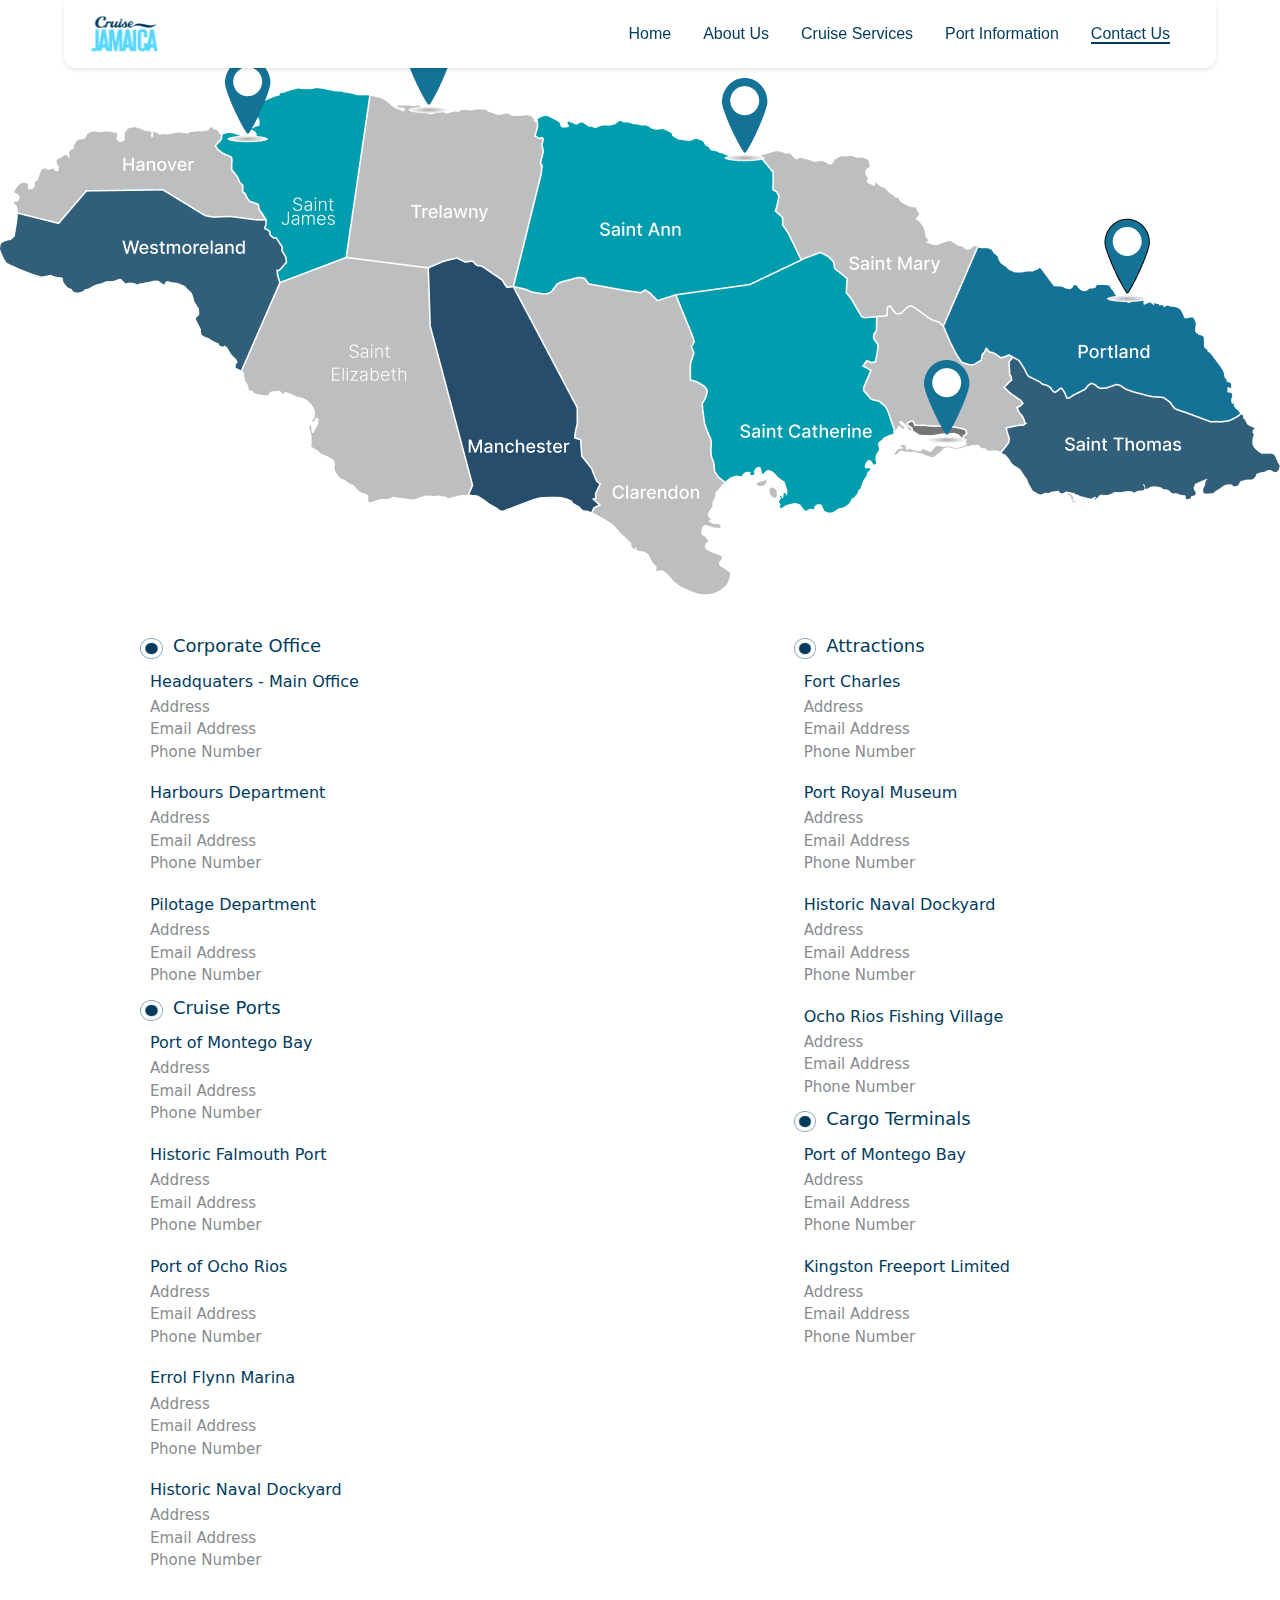
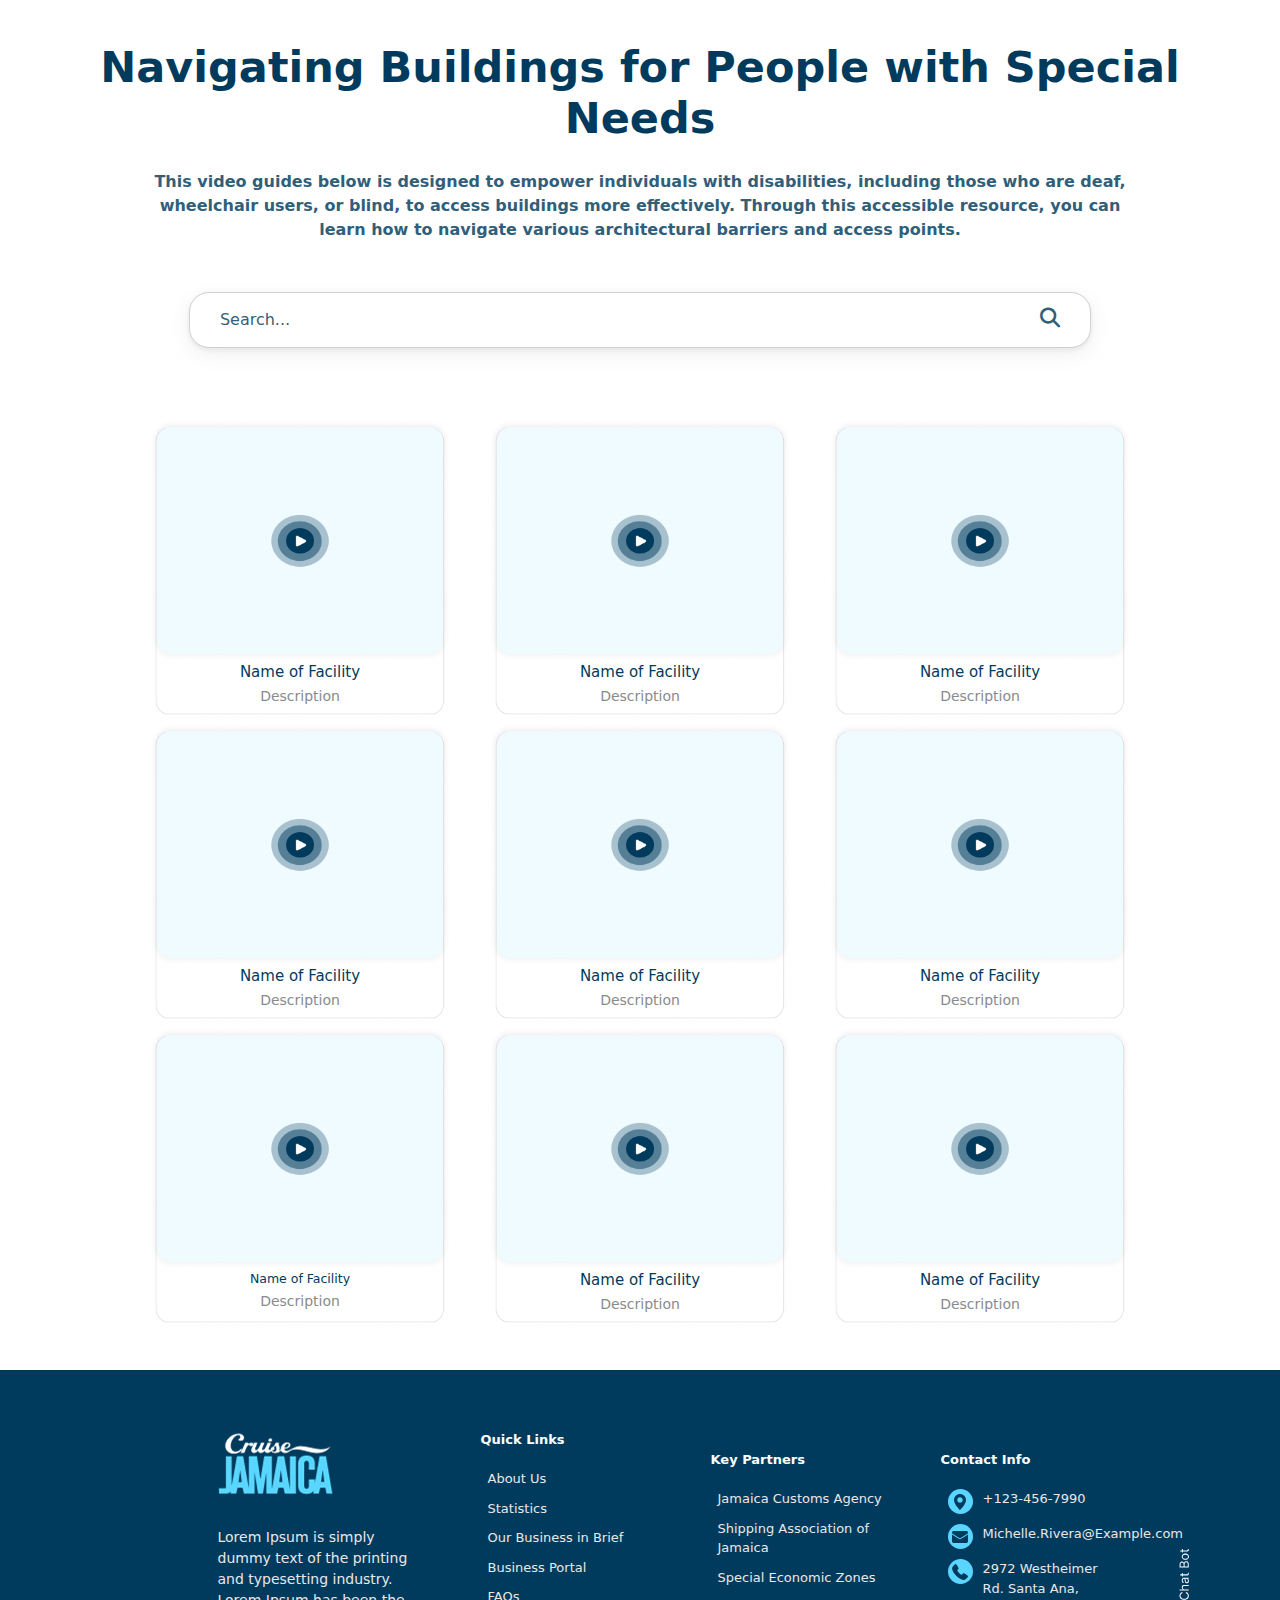
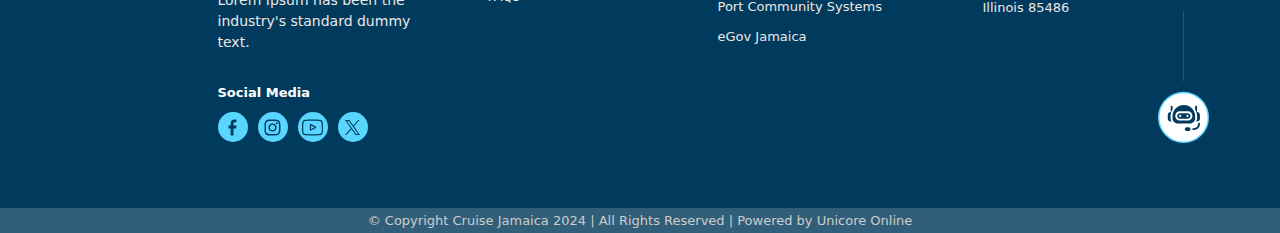
<file: contact.html>
<!DOCTYPE html>
<html lang="en">

<head>
    <meta charset="UTF-8">
    <meta name="viewport" content="width=device-width, initial-scale=1.0">
    <link href="https://cdn.jsdelivr.net/npm/bootstrap@5.3.3/dist/css/bootstrap.min.css" rel="stylesheet"
        integrity="sha384-QWTKZyjpPEjISv5WaRU9OFeRpok6YctnYmDr5pNlyT2bRjXh0JMhjY6hW+ALEwIH" crossorigin="anonymous">
    <link rel="stylesheet" href="https://cdnjs.cloudflare.com/ajax/libs/font-awesome/6.5.2/css/all.min.css">

    <link rel="stylesheet" href="./css/style.css">
    <title>Contact Us</title>
</head>

<body>
    <div id="#contact">
        <nav class="navbar">
            <a href="index.html" class="logo"><img src="./assets/images/Logo.png"></a>
            <div class="menu-icon">
                <i class="fa fa-bars"></i>
            </div>
            <ul class="nav">
                <li class="nav-item"><a href="index.html" class="active">Home</a></li>
                <li class="nav-item"><a href="about.html">About Us</a></li>
                <li class="nav-item"><a href="cruise services.html">Cruise Services</a></li>
                <li class="nav-item"><a href="port information.html">Port Information</a></li>
                <li class="nav-item"><a href="contact.html">Contact Us</a></li>
            </ul>
        </nav>
        <div class="map">
            <img src="./assets/images/map.png">
        </div>
        <div class="details">
            <div class="contacts">
                <div class="place">
                    <img src="./assets/images/point.png">
                    <h4>Corporate Office</h4>
                </div>
                <div class="contact">
                    <h5>Headquaters - Main Office</h5>
                    <p>Address</p>
                    <p>Email Address</p>
                    <p>Phone Number</p>
                </div>
                <div class="contact">
                    <h5>Harbours Department</h5>
                    <p>Address</p>
                    <p>Email Address</p>
                    <p>Phone Number</p>
                </div>
                <div class="contact">
                    <h5>Pilotage Department</h5>
                    <p>Address</p>
                    <p>Email Address</p>
                    <p>Phone Number</p>
                </div>
                <div class="place">
                    <img src="./assets/images/point.png">
                    <h4>Cruise Ports</h4>
                </div>
                <div class="contact">
                    <h5>Port of Montego Bay</h5>
                    <p>Address</p>
                    <p>Email Address</p>
                    <p>Phone Number</p>
                </div>
                <div class="contact">
                    <h5>Historic Falmouth Port</h5>
                    <p>Address</p>
                    <p>Email Address</p>
                    <p>Phone Number</p>
                </div>
                <div class="contact">
                    <h5>Port of Ocho Rios</h5>
                    <p>Address</p>
                    <p>Email Address</p>
                    <p>Phone Number</p>
                </div>
                <div class="contact">
                    <h5>Errol Flynn Marina</h5>
                    <p>Address</p>
                    <p>Email Address</p>
                    <p>Phone Number</p>
                </div>
                <div class="contact">
                    <h5>Historic Naval Dockyard</h5>
                    <p>Address</p>
                    <p>Email Address</p>
                    <p>Phone Number</p>
                </div>
            </div>
            <div class="contacts">
                <div class="place">
                    <img src="./assets/images/point.png">
                    <h4>Attractions</h4>
                </div>
                <div class="contact">
                    <h5>Fort Charles</h5>
                    <p>Address</p>
                    <p>Email Address</p>
                    <p>Phone Number</p>
                </div>
                <div class="contact">
                    <h5>Port Royal Museum</h5>
                    <p>Address</p>
                    <p>Email Address</p>
                    <p>Phone Number</p>
                </div>
                <div class="contact">
                    <h5>Historic Naval Dockyard</h5>
                    <p>Address</p>
                    <p>Email Address</p>
                    <p>Phone Number</p>
                </div>
                <div class="contact">
                    <h5>Ocho Rios Fishing Village</h5>
                    <p>Address</p>
                    <p>Email Address</p>
                    <p>Phone Number</p>
                </div>
                <div class="place">
                    <img src="./assets/images/point.png">
                    <h4>Cargo Terminals</h4>
                </div>
                <div class="contact">
                    <h5>Port of Montego Bay</h5>
                    <p>Address</p>
                    <p>Email Address</p>
                    <p>Phone Number</p>
                </div>
                <div class="contact">
                    <h5>Kingston Freeport Limited</h5>
                    <p>Address</p>
                    <p>Email Address</p>
                    <p>Phone Number</p>
                </div>
            </div>
        </div>
        <div class="search-facility">
            <h1>Navigating Buildings for People with Special Needs</h1>
            <p>This video guides below is designed to empower individuals with disabilities, including those who are
                deaf, wheelchair users, or blind, to access buildings more effectively. Through this accessible
                resource, you can learn how to navigate various architectural barriers and access points.</p>
            <button><span>Search...</span><i class="fa fa-search"></i></button>
        </div>
        <div class="facilities">
            <div class="facility">
                <img src="./assets/images/white.png" class="background-image">
                <img src="./assets/images/video.png" class="video-image">
                <!-- <img src="./assets/images/start.png" class="start-image"> -->
                <div class="facility-content">
                    <h4>Name of Facility</h4>
                    <p>Description</p>
                </div>
            </div>
            <div class="facility">
                <img src="./assets/images/white.png" class="background-image">
                <img src="./assets/images/video.png" class="video-image">
                <!-- <img src="./assets/images/start.png" class="start-image"> -->
                <div class="facility-content">
                    <h4>Name of Facility</h4>
                    <p>Description</p>
                </div>
            </div>
            <div class="facility">
                <img src="./assets/images/white.png" class="background-image">
                <img src="./assets/images/video.png" class="video-image">
                <!-- <img src="./assets/images/start.png" class="start-image"> -->
                <div class="facility-content">
                    <h4>Name of Facility</h4>
                    <p>Description</p>
                </div>
            </div>
            <div class="facility">
                <img src="./assets/images/white.png" class="background-image">
                <img src="./assets/images/video.png" class="video-image">
                <!-- <img src="./assets/images/start.png" class="start-image"> -->
                <div class="facility-content">
                    <h4>Name of Facility</h4>
                    <p>Description</p>
                </div>
            </div>
            <div class="facility">
                <img src="./assets/images/white.png" class="background-image">
                <img src="./assets/images/video.png" class="video-image">
                <!-- <img src="./assets/images/start.png" class="start-image"> -->
                <div class="facility-content">
                    <h4>Name of Facility</h4>
                    <p>Description</p>
                </div>
            </div>
            <div class="facility">
                <img src="./assets/images/white.png" class="background-image">
                <img src="./assets/images/video.png" class="video-image">
                <!-- <img src="./assets/images/start.png" class="start-image"> -->
                <div class="facility-content">
                    <h4>Name of Facility</h4>
                    <p>Description</p>
                </div>
            </div>
            <div class="facility">
                <img src="./assets/images/white.png" class="background-image">
                <img src="./assets/images/video.png" class="video-image">
                <!-- <img src="./assets/images/start.png" class="start-image"> -->
                <div class="facility-content">
                    <h5>Name of Facility</h5>
                    <p>Description</p>
                </div>
            </div>
            <div class="facility">
                <img src="./assets/images/white.png" class="background-image">
                <img src="./assets/images/video.png" class="video-image">
                <!-- <img src="./assets/images/start.png" class="start-image"> -->
                <div class="facility-content">
                    <h4>Name of Facility</h4>
                    <p>Description</p>
                </div>
            </div>
            <div class="facility">
                <img src="./assets/images/white.png" class="background-image">
                <img src="./assets/images/video.png" class="video-image">
                <!-- <img src="./assets/images/start.png" class="start-image"> -->
                <div class="facility-content">
                    <h4>Name of Facility</h4>
                    <p>Description</p>
                </div>
            </div>
        </div>
    </div>
    <footer>
        <div class="footer-outer-wrapper py-5 mt-5">
            <div class="footer-inner-wrapper container">
                <div class="row">
                    <div class="col-lg-3">
                        <div class="footer-section-1 d-flex flex-column gap-3">
                            <div class="footer-logo">
                                <img src="./assets/images/FooterLogo.png" alt="footer logo">
                            </div>
                            <div class="footer-text">
                                <p>
                                    Lorem Ipsum is simply dummy text of the printing and
                                    typesetting industry. Lorem Ipsum has been the industry's
                                    standard dummy text.
                                </p>
                            </div>
                            <div class="border-line"></div>
                            <div class="social-icons">
                                <span>Social Media</span>
                                <div class="social-logos mt-3 d-flex gap-3">
                                    <a href="/"><img src="./assets/images/facebook.svg" alt="" /></a>
                                    <a href="/"><img src="./assets/images/instagram.svg" alt="" /></a>
                                    <a href="/"><img src="./assets/images/youtube.svg" alt="" /></a>
                                    <a href="/"><img src="./assets/images/X icon.svg" alt="" /></a>
                                </div>
                            </div>
                            <div class="border-line-2"></div>
                        </div>
                    </div>
                    <div class="col-lg-3">
                        <div class="footer-section-2">
                            <div class="section-heading">
                                <span>Quick Links</span>
                                <div></div>
                            </div>
                            <div class="list-items">
                                <ul>
                                    <li><a href="about.html">About Us</a></li>
                                    <li><a href="/">Statistics</a></li>
                                    <li><a href="/">Our Business in Brief</a></li>
                                    <li><a href="/">Business Portal</a></li>
                                    <li><a href="/">FAQs</a></li>
                                </ul>
                            </div>
                            <div class="border-line-2"></div>
                        </div>
                    </div>
                    <div class="col-lg-3">
                        <div class="footer-section-3">
                            <div class="section-heading">
                                <span>Key Partners</span>
                                <div></div>
                            </div>
                            <div class="list-items">
                                <ul>
                                    <li><a href="/">Jamaica Customs Agency</a></li>
                                    <li>
                                        <a href="/about.html">Shipping Association of Jamaica</a>
                                    </li>
                                    <li><a href="/">Special Economic Zones</a></li>
                                    <li><a href="/">Port Community Systems</a></li>
                                    <li><a href="/">eGov Jamaica</a></li>
                                </ul>
                            </div>

                        </div>
                    </div>
                    <div class="col-lg-3">
                        <div class="border-line-3"></div>
                        <div class="footer-section-4">
                            <div class="section-heading">
                                <span>Contact Info</span>
                                <div></div>
                            </div>
                            <div class="list-items">
                                <ul>
                                    <li>
                                        <div class="d-flex gap-3">
                                            <div class="section4-icon">
                                                <a href="/"><img src="./assets/images/location icon.svg" alt="" /></a>
                                            </div>
                                            <a href="/">+123-456-7990</a>
                                        </div>
                                    </li>
                                    <li>
                                        <div class="d-flex gap-3">
                                            <div class="section4-icon">
                                                <a href="/"><img src="./assets/images/email icon.svg" alt="" /></a>
                                            </div>
                                            <a href="/">Michelle.Rivera@Example.com</a>
                                        </div>
                                    </li>
                                    <li>
                                        <div class="d-flex gap-3">
                                            <div class="section4-icon">
                                                <a href="/" class="d-flex"><img src="./assets/images/phone icon.svg"
                                                        alt="" /></a>
                                            </div>
                                            <a href="/">2972 Westheimer Rd. Santa Ana,
                                                Illinois 85486 </a>
                                        </div>
                                    </li>
                                </ul>
                            </div>
                            <button class="chatbot-btn">
                                <div class="chatbot">
                                    <img src="./assets/images/chatbot.svg" alt="">
                                </div>
                            </button>
                        </div>
                    </div>
                </div>

            </div>
        </div>
        <script src="./js/script.js"></script>
        <div class="copyright-section py-1">
            <p>© Copyright Cruise Jamaica 2024 | All Rights Reserved | Powered by Unicore Online</p>
        </div>
    </footer>
</body>

</html>
</file>
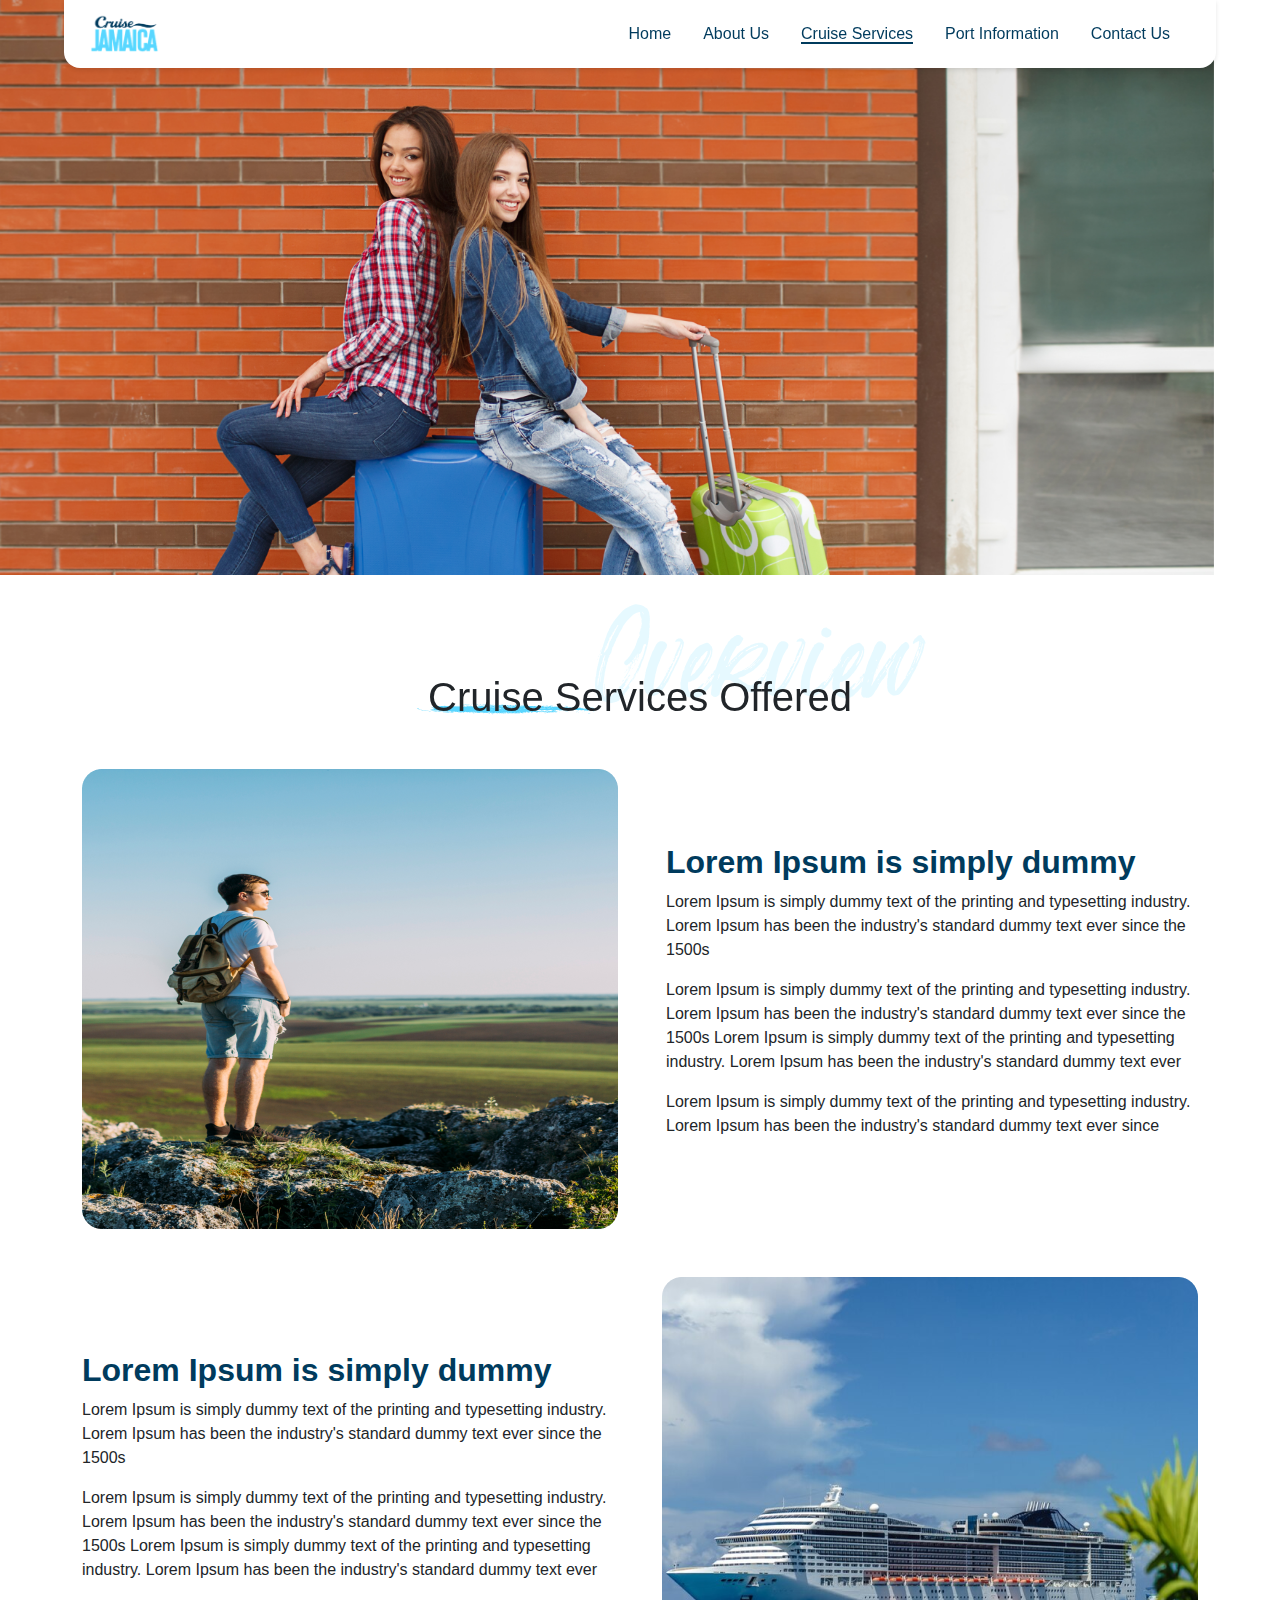
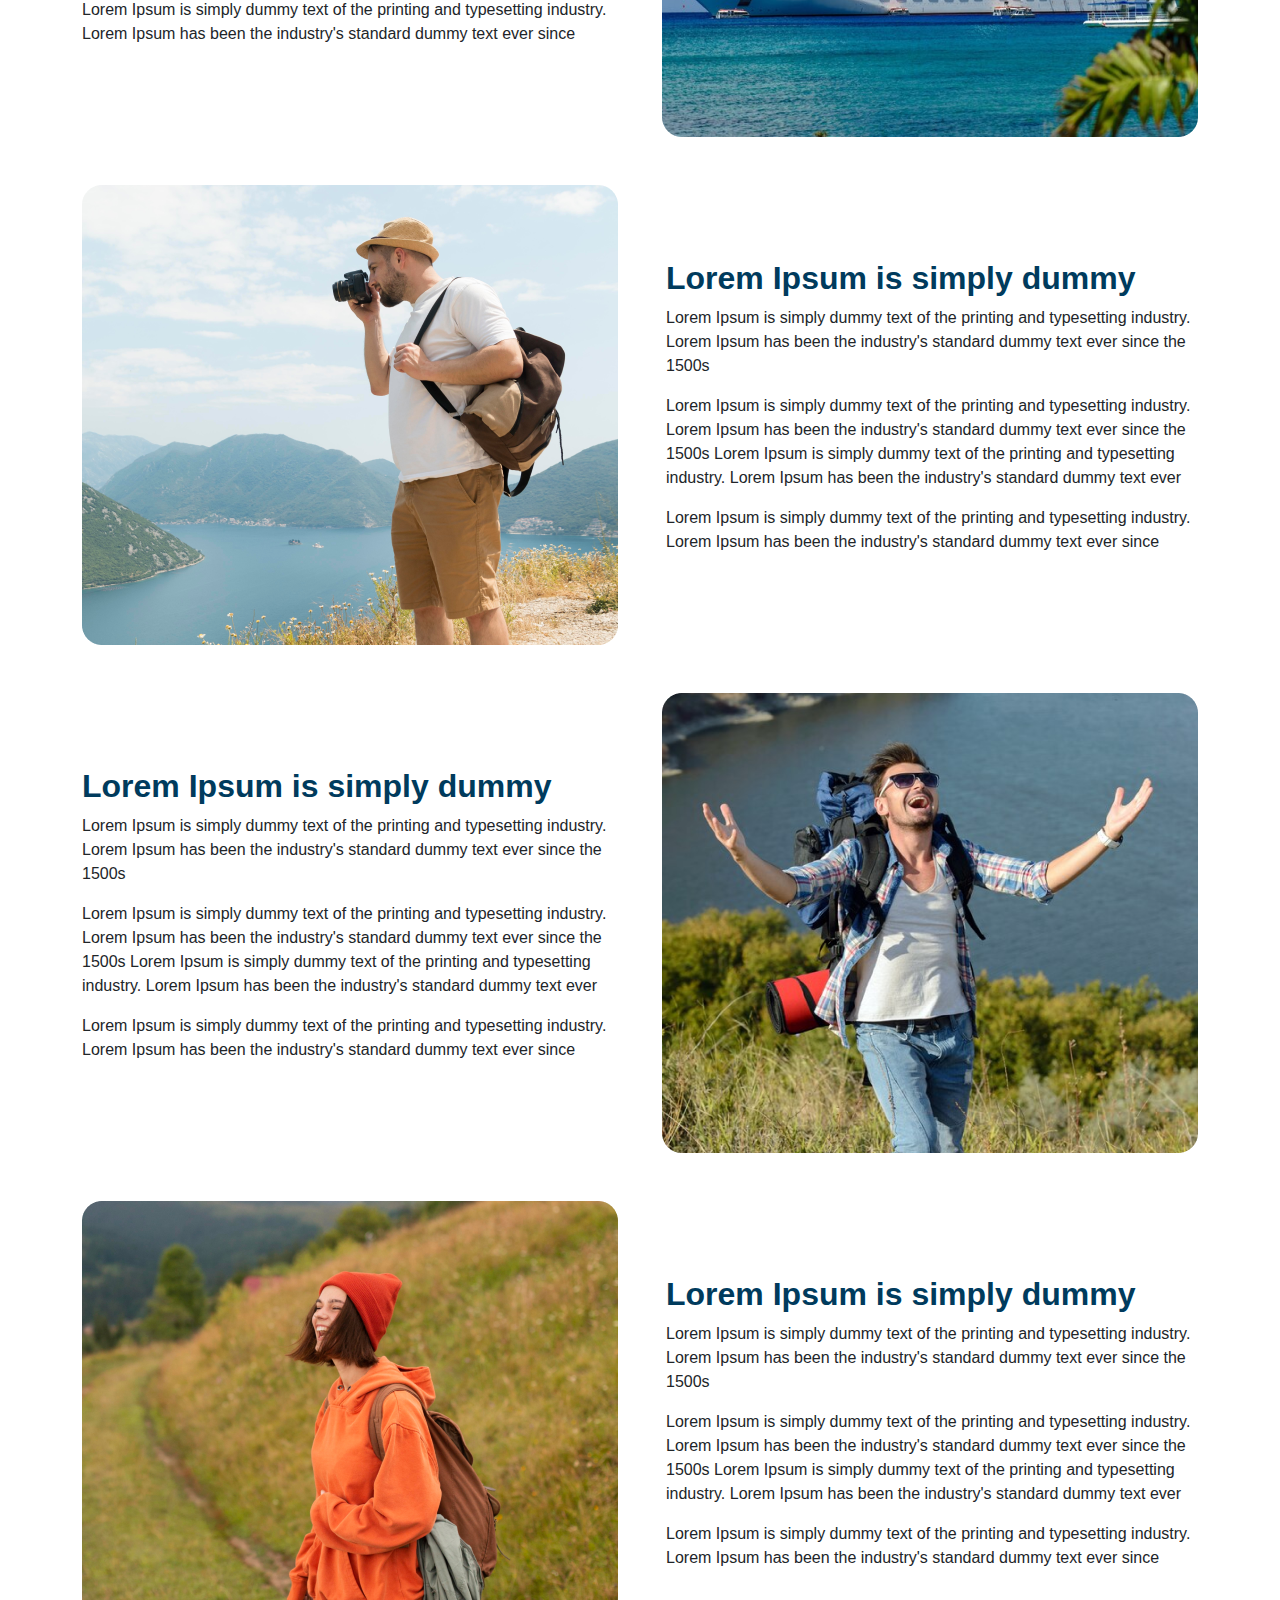
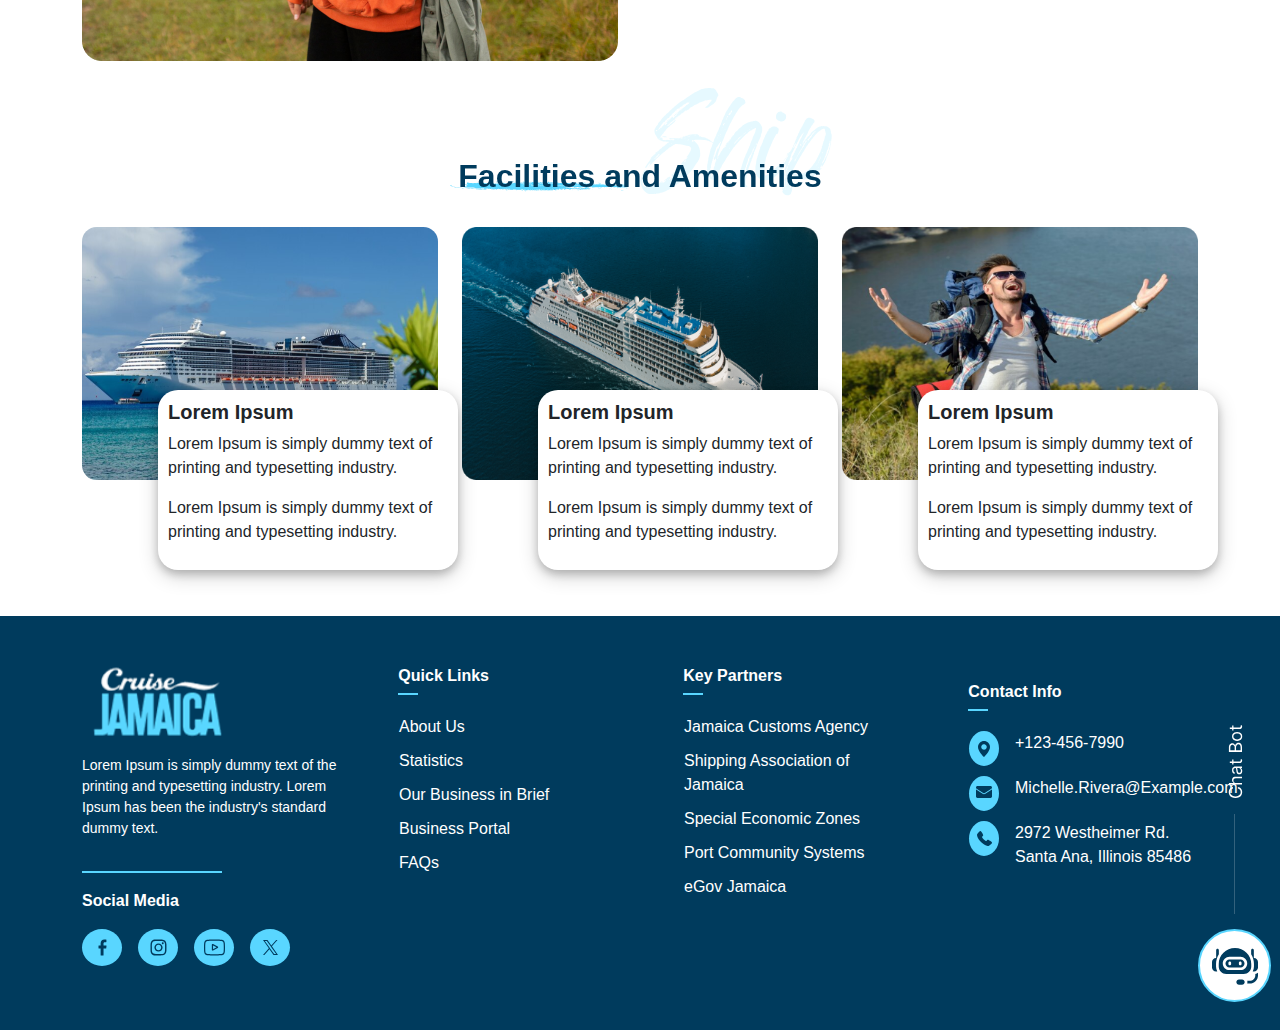
<file: cruise services.html>
<!DOCTYPE html>
<html lang="en">

<head>
  <meta charset="UTF-8" />
  <meta name="viewport" content="width=device-width, initial-scale=1.0" />
  <link rel="stylesheet" href="./css/style(1).css" />
  <title>Cruise Services</title>
  <link href="https://cdn.jsdelivr.net/npm/bootstrap@5.3.3/dist/css/bootstrap.min.css" rel="stylesheet"
    integrity="sha384-QWTKZyjpPEjISv5WaRU9OFeRpok6YctnYmDr5pNlyT2bRjXh0JMhjY6hW+ALEwIH" crossorigin="anonymous" />
</head>

<body>
  <div class="cruise-services-page">
    <section class="navbar-section">
      <nav class="navbar" style="position: fixed; padding: 14px 14px;">
        <a href="index.html" class="logo"><img src="./assets/images/Logo.png"></a>
        <div class="menu-icon">
          <i class="fa fa-bars"></i>
        </div>
        <ul class="nav">
          <li class="nav-item"><a href="index.html" class="active">Home</a></li>
          <li class="nav-item"><a href="about.html">About Us</a></li>
          <li class="nav-item"><a href="cruise services.html">Cruise Services</a></li>
          <li class="nav-item"><a href="port information.html">Port Information</a></li>
          <li class="nav-item"><a href="contact.html">Contact Us</a></li>
        </ul>
      </nav>
    </section>
    <section class="cruise-services-hero">
      <img src="./assets/images/services hero.png" alt="" />
    </section>
    <section class="cruise-services-section container py-5">
      <div class="cruise-heading">
        <h1 class="text-center">cruise services offered</h1>
        <div class="overview-image">
          <img src="./assets/images/Overview.svg" alt="" />
        </div>
        <div class="cruise-text-line">
          <img src="./assets/images/sky blue line.svg" alt="" />
        </div>
      </div>
      <div class="services-items d-flex flex-column gap-5 mt-5">
        <div class="service-item d-flex gap-5 align-items-center">
          <img src="./assets/images/service 1.png" alt="" />
          <div class="service-item-content">
            <h2>Lorem Ipsum is simply dummy</h2>
            <p>
              Lorem Ipsum is simply dummy text of the printing and typesetting
              industry. Lorem Ipsum has been the industry's standard dummy
              text ever since the 1500s
            </p>
            <p>
              Lorem Ipsum is simply dummy text of the printing and typesetting
              industry. Lorem Ipsum has been the industry's standard dummy
              text ever since the 1500s Lorem Ipsum is simply dummy text of
              the printing and typesetting industry. Lorem Ipsum has been the
              industry's standard dummy text ever
            </p>
            <p>
              Lorem Ipsum is simply dummy text of the printing and typesetting
              industry. Lorem Ipsum has been the industry's standard dummy
              text ever since
            </p>
          </div>
        </div>
        <div class="service-item-2 d-flex gap-5 align-items-center">

          <div class="service-item-content">
            <h2>Lorem Ipsum is simply dummy</h2>
            <p>
              Lorem Ipsum is simply dummy text of the printing and typesetting
              industry. Lorem Ipsum has been the industry's standard dummy
              text ever since the 1500s
            </p>
            <p>
              Lorem Ipsum is simply dummy text of the printing and typesetting
              industry. Lorem Ipsum has been the industry's standard dummy
              text ever since the 1500s Lorem Ipsum is simply dummy text of
              the printing and typesetting industry. Lorem Ipsum has been the
              industry's standard dummy text ever
            </p>
            <p>
              Lorem Ipsum is simply dummy text of the printing and typesetting
              industry. Lorem Ipsum has been the industry's standard dummy
              text ever since
            </p>
          </div>

          <img src="./assets/images/service 2.png" alt="" />
        </div>
        <div class="service-item d-flex gap-5 align-items-center">
          <img src="./assets/images/service 3.png" alt="" />
          <div class="service-item-content">
            <h2>Lorem Ipsum is simply dummy</h2>
            <p>
              Lorem Ipsum is simply dummy text of the printing and typesetting
              industry. Lorem Ipsum has been the industry's standard dummy
              text ever since the 1500s
            </p>
            <p>
              Lorem Ipsum is simply dummy text of the printing and typesetting
              industry. Lorem Ipsum has been the industry's standard dummy
              text ever since the 1500s Lorem Ipsum is simply dummy text of
              the printing and typesetting industry. Lorem Ipsum has been the
              industry's standard dummy text ever
            </p>
            <p>
              Lorem Ipsum is simply dummy text of the printing and typesetting
              industry. Lorem Ipsum has been the industry's standard dummy
              text ever since
            </p>
          </div>
        </div>
        <div class="service-item-2 d-flex gap-5 align-items-center">

          <div class="service-item-content">
            <h2>Lorem Ipsum is simply dummy</h2>
            <p>
              Lorem Ipsum is simply dummy text of the printing and typesetting
              industry. Lorem Ipsum has been the industry's standard dummy
              text ever since the 1500s
            </p>
            <p>
              Lorem Ipsum is simply dummy text of the printing and typesetting
              industry. Lorem Ipsum has been the industry's standard dummy
              text ever since the 1500s Lorem Ipsum is simply dummy text of
              the printing and typesetting industry. Lorem Ipsum has been the
              industry's standard dummy text ever
            </p>
            <p>
              Lorem Ipsum is simply dummy text of the printing and typesetting
              industry. Lorem Ipsum has been the industry's standard dummy
              text ever since
            </p>
          </div>

          <img src="./assets/images/service 4.png" alt="" />
        </div>
        <div class="service-item d-flex gap-5 align-items-center">
          <img src="./assets/images/service 5.png" alt="" />
          <div class="service-item-content">
            <h2>Lorem Ipsum is simply dummy</h2>
            <p>
              Lorem Ipsum is simply dummy text of the printing and typesetting
              industry. Lorem Ipsum has been the industry's standard dummy
              text ever since the 1500s
            </p>
            <p>
              Lorem Ipsum is simply dummy text of the printing and typesetting
              industry. Lorem Ipsum has been the industry's standard dummy
              text ever since the 1500s Lorem Ipsum is simply dummy text of
              the printing and typesetting industry. Lorem Ipsum has been the
              industry's standard dummy text ever
            </p>
            <p>
              Lorem Ipsum is simply dummy text of the printing and typesetting
              industry. Lorem Ipsum has been the industry's standard dummy
              text ever since
            </p>
          </div>
        </div>
      </div>
    </section>
    <section>
      <div class="facilities-section-wrapper container py-5">
        <div class="facility-section-heading">
          <h2>Facilities and Amenities</h2>
          <div class="ship-text-image">
            <img src="./assets/images/Ship.svg" alt="">
          </div>
          <div class="sky-blue-line">
            <img src="./assets/images/sky blue line.svg" alt="">
          </div>
        </div>
        <div class="facilites-items-wrapper mt-3 py-3">
          <div class="row">
            <div class="col-lg-4">
              <div class="facility-single-item">
                <div class="item-image">
                  <img src="./assets/images/Facility 1.svg" alt="item image">
                </div>
                <div class="item-content-wrapper">
                  <div class="item-heading">
                    <h3>Lorem Ipsum</h3>
                  </div>
                  <div class="item-content">
                    <p>Lorem Ipsum is simply dummy text of
                      printing and typesetting industry.</p>
                    <p>Lorem Ipsum is simply dummy text of
                      printing and typesetting industry.</p>
                  </div>
                </div>

              </div>
            </div>
            <div class="col-lg-4">
              <div class="facility-single-item">
                <div class="item-image">
                  <img src="./assets/images/Facility 2.png" alt="item image">
                </div>
                <div class="item-content-wrapper">
                  <div class="item-heading">
                    <h3>Lorem Ipsum</h3>
                  </div>
                  <div class="item-content">
                    <p>Lorem Ipsum is simply dummy text of
                      printing and typesetting industry.</p>
                    <p>Lorem Ipsum is simply dummy text of
                      printing and typesetting industry.</p>
                  </div>
                </div>

              </div>
            </div>
            <div class="col-lg-4">
              <div class="facility-single-item">
                <div class="item-image">
                  <img src="./assets/images/Facility 3.png" alt="item image">
                </div>
                <div class="item-content-wrapper">
                  <div class="item-heading">
                    <h3>Lorem Ipsum</h3>
                  </div>
                  <div class="item-content">
                    <p>Lorem Ipsum is simply dummy text of
                      printing and typesetting industry.</p>
                    <p>Lorem Ipsum is simply dummy text of
                      printing and typesetting industry.</p>
                  </div>
                </div>

              </div>
            </div>
          </div>


        </div>

        <div class="slideshow-container cruise-services-slideshow" style="margin: 50px 0;">

          <!-- Full-width images with number and caption text -->
          <div class="mySlides">
            <div class="facility-single-item">
              <div class="item-image">
                <img src="./assets/images/Facility 1.svg" alt="item image">
              </div>
              <div class="item-content-wrapper">
                <div class="item-heading">
                  <h3>Lorem Ipsum</h3>
                </div>
                <div class="item-content">
                  <p>Lorem Ipsum is simply dummy text of
                    printing and typesetting industry.</p>
                  <p>Lorem Ipsum is simply dummy text of
                    printing and typesetting industry.</p>
                </div>
              </div>

            </div>
          </div>

          <div class="mySlides">
            <div class="facility-single-item">
              <div class="item-image">
                <img src="./assets/images/Facility 2.png" alt="item image">
              </div>
              <div class="item-content-wrapper">
                <div class="item-heading">
                  <h3>Lorem Ipsum</h3>
                </div>
                <div class="item-content">
                  <p>Lorem Ipsum is simply dummy text of
                    printing and typesetting industry.</p>
                  <p>Lorem Ipsum is simply dummy text of
                    printing and typesetting industry.</p>
                </div>
              </div>

            </div>
          </div>

          <div class="mySlides">
            <div class="facility-single-item">
              <div class="item-image">
                <img src="./assets/images/Facility 3.png" alt="item image">
              </div>
              <div class="item-content-wrapper">
                <div class="item-heading">
                  <h3>Lorem Ipsum</h3>
                </div>
                <div class="item-content">
                  <p>Lorem Ipsum is simply dummy text of
                    printing and typesetting industry.</p>
                  <p>Lorem Ipsum is simply dummy text of
                    printing and typesetting industry.</p>
                </div>
              </div>

            </div>
          </div>

          <!-- Next and previous buttons -->
          <div class="arrows-controls d-flex gap-5">
            <a class="prev-1" onclick="plusSlides(-1)">
              <img src="./assets/images/prev arrow.svg" alt="">
            </a>
            <a class="next-1" onclick="plusSlides(1)">
              <img src="./assets/images/prev arrow.svg" alt="" style="rotate: 180deg;">
            </a>
          </div>
        </div>
        <br>

        <!-- The dots/circles -->

      </div>
    </section>
    <footer>
      <div class="footer-outer-wrapper py-5 mt-5">
        <div class="footer-inner-wrapper container">
          <div class="row">
            <div class="col-lg-3">
              <div class="footer-section-1 d-flex flex-column gap-3">
                <div class="footer-logo">
                  <img src="./assets/images/FooterLogo.png" alt="footer logo" style="width: 150px" />
                </div>
                <div class="footer-text">
                  <p>
                    Lorem Ipsum is simply dummy text of the printing and
                    typesetting industry. Lorem Ipsum has been the industry's
                    standard dummy text.
                  </p>
                </div>
                <div class="border-line"></div>
                <div class="social-icons">
                  <span>Social Media</span>
                  <div class="social-logos mt-3 d-flex gap-3">
                    <a href="/"><img src="./assets/images/facebook.svg" alt="" /></a>
                    <a href="/"><img src="./assets/images/instagram.svg" alt="" /></a>
                    <a href="/"><img src="./assets/images/youtube.svg" alt="" /></a>
                    <a href="/"><img src="./assets/images/X icon.svg" alt="" /></a>
                  </div>
                </div>
                <div class="border-line-2"></div>
              </div>
            </div>
            <div class="col-lg-3">
              <div class="footer-section-2">
                <div class="section-heading">
                  <span>Quick Links</span>
                  <div></div>
                </div>
                <div class="list-items">
                  <ul>
                    <li><a href="/">About Us</a></li>
                    <li><a href="/about.html">Statistics</a></li>
                    <li><a href="/">Our Business in Brief</a></li>
                    <li><a href="/">Business Portal</a></li>
                    <li><a href="/">FAQs</a></li>
                  </ul>
                </div>
                <div class="border-line-2"></div>
              </div>
            </div>
            <div class="col-lg-3">
              <div class="footer-section-3">
                <div class="section-heading">
                  <span>Key Partners</span>
                  <div></div>
                </div>
                <div class="list-items">
                  <ul>
                    <li><a href="/">Jamaica Customs Agency</a></li>
                    <li>
                      <a href="/about.html">Shipping Association of Jamaica</a>
                    </li>
                    <li><a href="/">Special Economic Zones</a></li>
                    <li><a href="/">Port Community Systems</a></li>
                    <li><a href="/">eGov Jamaica</a></li>
                  </ul>
                </div>
              </div>
            </div>
            <div class="col-lg-3">
              <div class="border-line-3 mb-3"></div>
              <div class="footer-section-4">
                <div class="section-heading">
                  <span>Contact Info</span>
                  <div></div>
                </div>
                <div class="list-items">
                  <ul>
                    <li>
                      <div class="d-flex gap-3">
                        <div class="section4-icon">
                          <a href="/"><img src="./assets/images/location icon.svg" alt="" /></a>
                        </div>
                        <a href="/">+123-456-7990</a>
                      </div>
                    </li>
                    <li>
                      <div class="d-flex gap-3">
                        <div class="section4-icon">
                          <a href="/"><img src="./assets/images/email icon.svg" alt="" /></a>
                        </div>
                        <a href="/">Michelle.Rivera@Example.com</a>
                      </div>
                    </li>
                    <li>
                      <div class="d-flex gap-3">
                        <div class="section4-icon">
                          <a href="/" class="d-flex"><img src="./assets/images/phone icon.svg" alt="" /></a>
                        </div>
                        <a href="/">2972 Westheimer Rd. Santa Ana, Illinois 85486
                        </a>
                      </div>
                    </li>
                  </ul>
                </div>
                <button class="chatbot-btn">
                  <div class="chatbot">

                    <img src="./assets/images/chatbot.svg" alt="">
                  </div>
                </button>
              </div>
            </div>
          </div>
        </div>



    </footer>
  </div>
  <script src="./js/script.js"></script>
  <script src="./js/carousel.js"></script>
  <script src="./js/facility-carousel.js"></script>
  <script src="https://cdn.jsdelivr.net/npm/bootstrap@5.3.3/dist/js/bootstrap.bundle.min.js"
    integrity="sha384-YvpcrYf0tY3lHB60NNkmXc5s9fDVZLESaAA55NDzOxhy9GkcIdslK1eN7N6jIeHz"
    crossorigin="anonymous"></script>
</body>

</html>
</file>
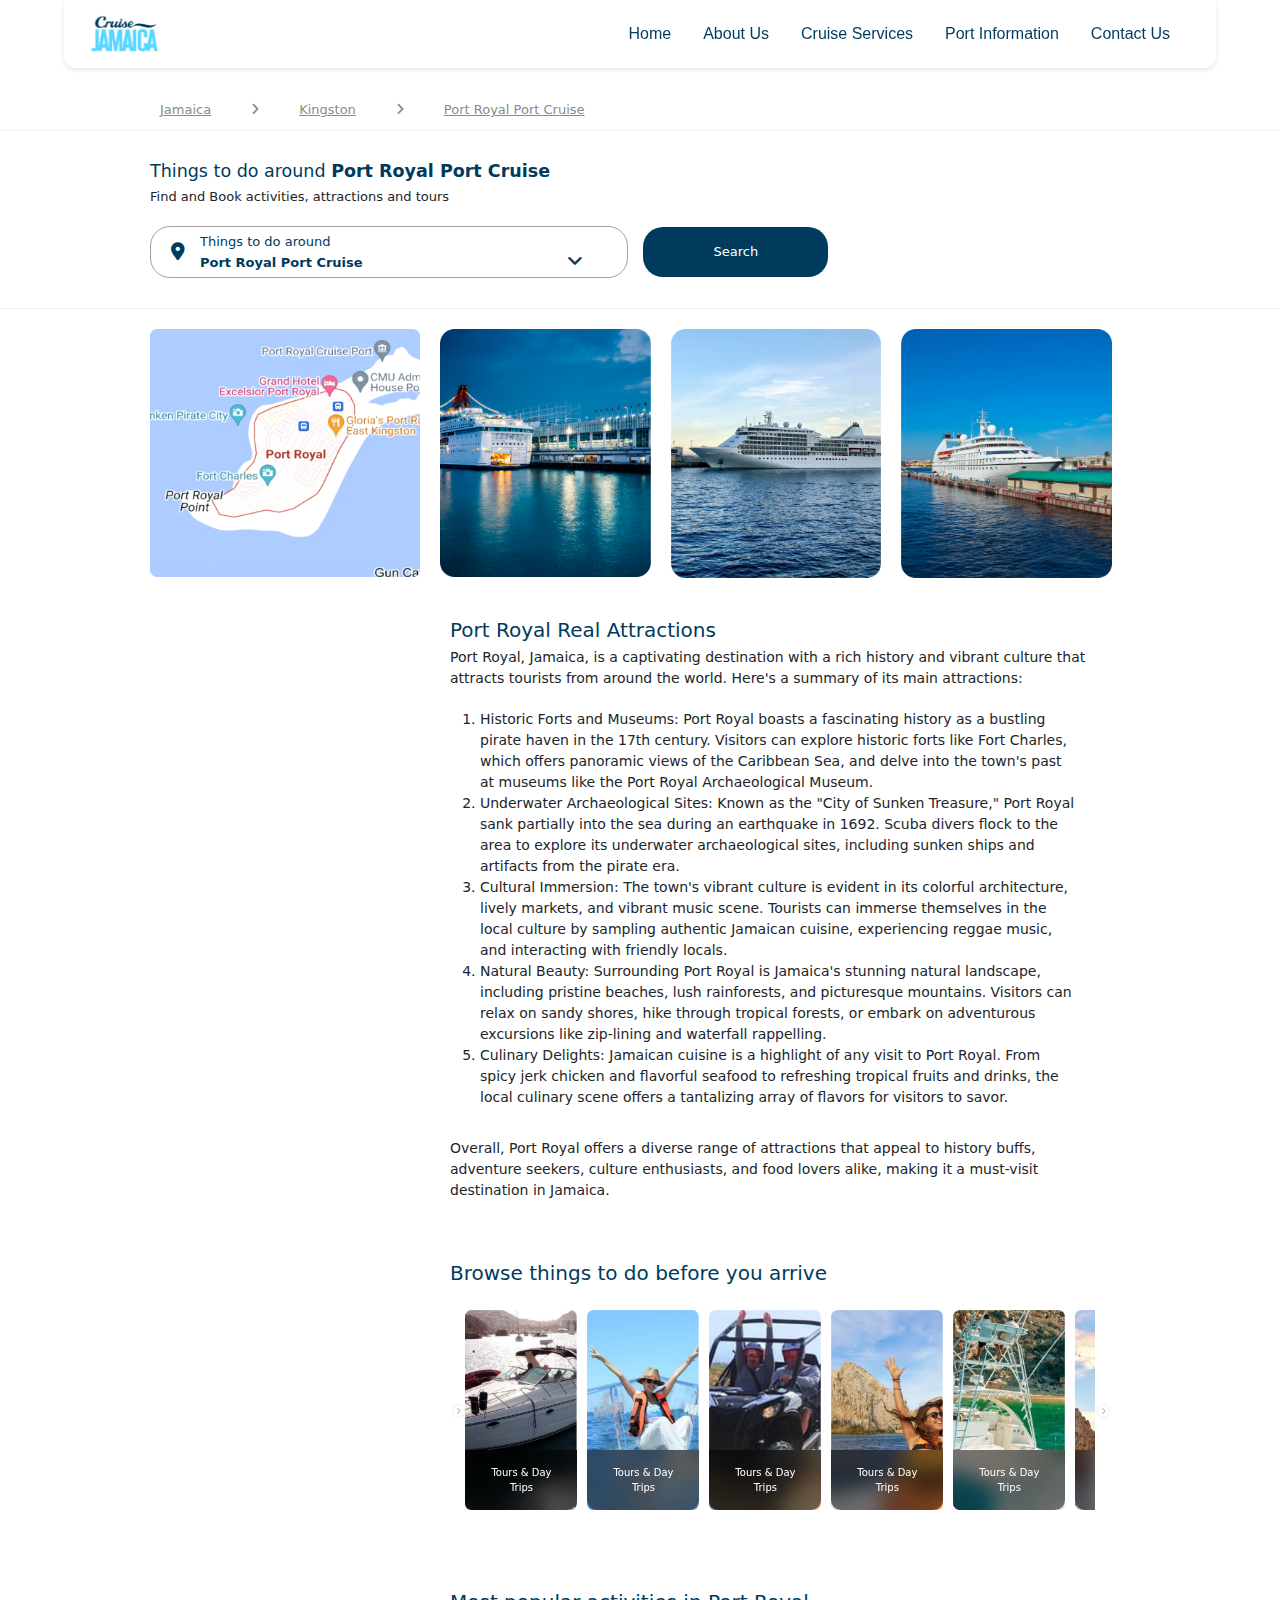
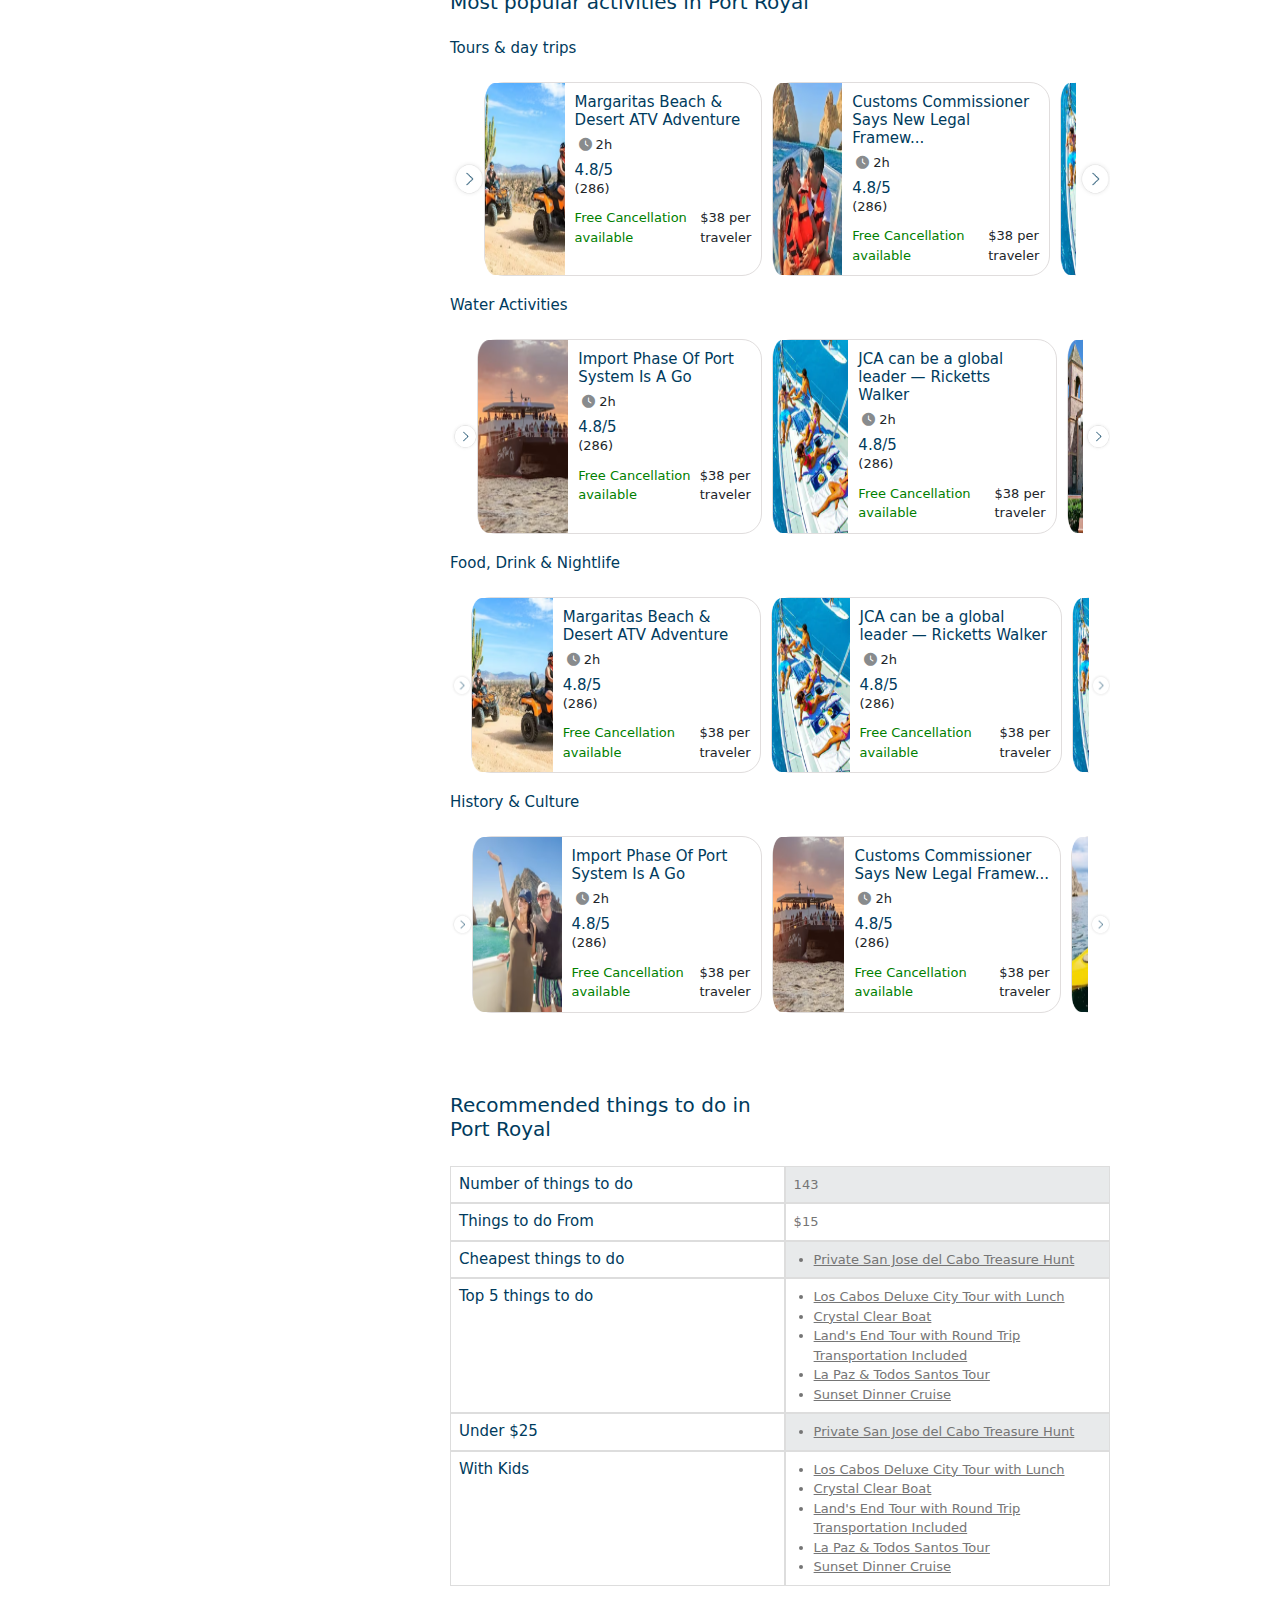
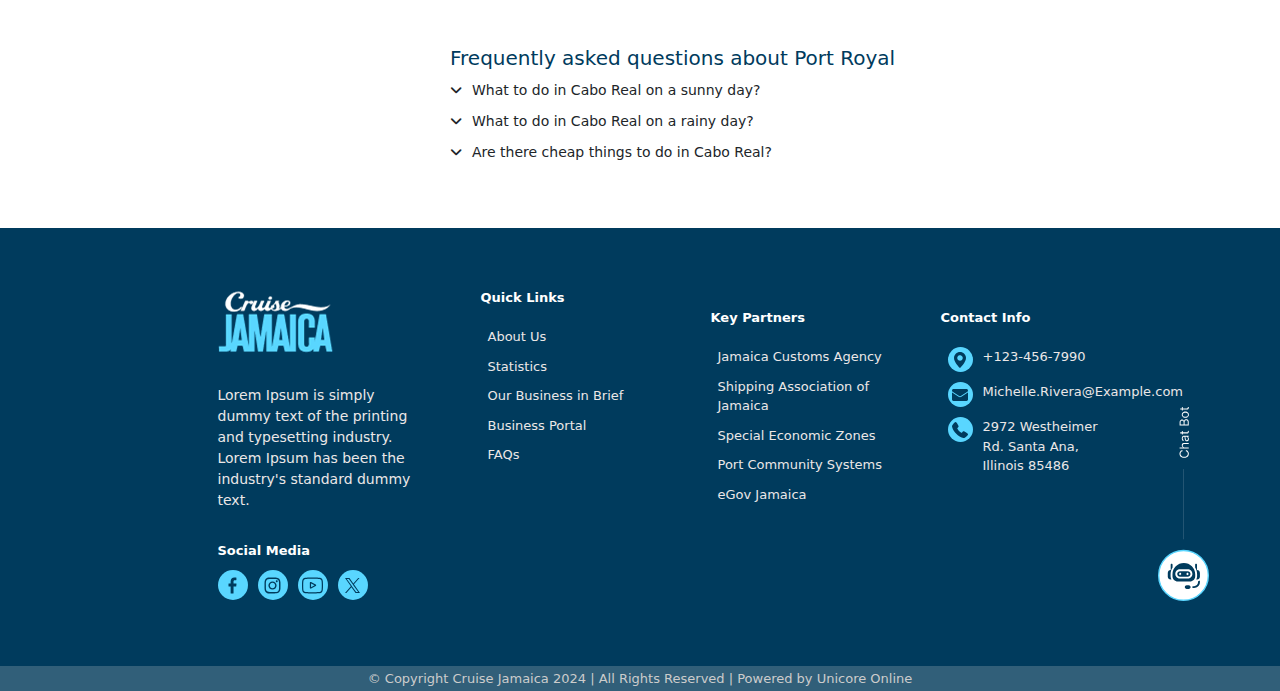
<file: thingsToDo.html>
<!DOCTYPE html>
<html lang="en">

<head>
    <meta charset="UTF-8">
    <meta name="viewport" content="width=device-width, initial-scale=1.0">
    <link href="https://cdn.jsdelivr.net/npm/bootstrap@5.3.3/dist/css/bootstrap.min.css" rel="stylesheet"
        integrity="sha384-QWTKZyjpPEjISv5WaRU9OFeRpok6YctnYmDr5pNlyT2bRjXh0JMhjY6hW+ALEwIH" crossorigin="anonymous">
    <link rel="stylesheet" href="https://cdnjs.cloudflare.com/ajax/libs/font-awesome/6.5.2/css/all.min.css">
    <link rel="stylesheet" href="./css/style.css">
    <title>things to do</title>
</head>
<style>

    /* .popular {
        display: flex;
        align-items: center;
        justify-content: center;
    }

    .popular .previous,
    .popular .next {
        cursor: pointer;
        padding: 0.5rem;
    }

    .popular .rows {
        display: flex;
        overflow-x: hidden;
        gap: 1rem;
    }

    .popular .activity {
        display: none;
    } */
</style>

<style>
    .questions {
        padding: 3rem 17rem 3rem 45rem;
    }

    .question {
        padding: 0.5rem 0;
        font-size: 1.4rem;
        cursor: pointer;
    }

    .question i {
        padding-right: 1rem;
    }

    .answer {
        display: none;
        padding: 1rem 0;
    }

    .question.active+.answer {
        display: block;
    }
</style>
<style>
    .dropdown-toggle::after {
        display: flex;
        flex-direction: row;
        color: white;
        margin-left: .255em;
        vertical-align: .255em;
        content: "" !important;
        border-top: .3em solid;
        border-right: .3em solid transparent;
        border-bottom: 0;
        border-left: .3em solid transparent;
    }

    .dropdown {
        position: relative;
        display: inline-block;
    }

    .dropdown .dropdown-btn {
        padding: 0.5rem 2rem;
        border-radius: 2rem;
        border: 1px solid rgb(165, 161, 161);
        cursor: pointer;
        color: #003B5D;
        background-color: white;
    }

    .dropdown .dropdown-text {
        display: flex;
        flex-direction: column;
        align-items: start;
    }

    .dropdown:hover .dropdown-menu {
        display: none;
    }

    .dropdown-menu {
        border: 1px solid rgb(175, 172, 172);
        font-size: 1.5rem;
        border-radius: 1.6rem;
        background-color: white !important;
        padding-left: 0.6rem;

    }


    .dropdown-menu.show {
        display: block !important;
    }

    .dropdown-menu i {
        color: #003B5D !important;
        font-size: 1.7rem;
        padding-right: 0.2rem !important;

    }

    .dropdown-menu a {
        color: #003B5D !important;

    }

    .question i {
        padding-right: 1rem;
        cursor: pointer;
    }

    .answer {
        display: none;
        padding: 1rem 0;
    }

    .question.active .answer {
        display: block !important;
    }
</style>

<body>
    <div id="thingsToDo">
        <nav class="navbar">
            <a href="index.html" class="logo"><img src="./assets/images/Logo.png"></a>
            <div class="menu-icon">
                <i class="fa fa-bars"></i>
            </div>
            <ul class="nav">
                <li class="nav-item"><a href="index.html" class="active">Home</a></li>
                <li class="nav-item"><a href="about.html">About Us</a></li>
                <li class="nav-item"><a href="cruise services.html">Cruise Services</a></li>
                <li class="nav-item"><a href="port information.html">Port Information</a></li>
                <li class="nav-item"><a href="contact.html">Contact Us</a></li>
            </ul>
        </nav>
        <main>
            <div class="breadcrumbs">
                <ul>
                    <li class="breadcrumbs-item">Jamaica<i class="fa fa-angle-right"></i></li>
                    <li class="breadcrumbs-item">Kingston<i class="fa fa-angle-right"></i></li>
                    <li class="breadcrumbs-item">Port Royal Port Cruise</li>
                </ul>
            </div>
            <hr>
            <div class="search">
                <h3>Things to do around <b>Port Royal Port Cruise</b></h3>
                <p>Find and Book activities, attractions and tours</p>
                <div class="dropdown">
                    <button class="dropdown-btn dropdown-toggle" data-bs-toggle="dropdown">
                        <i class="fas fa-map-marker-alt loc"></i>
                        <div class="dropdown-text">
                            <p>Things to do around</p>
                            <b>Port Royal Port Cruise <i class="fa fa-angle-down arrow"></i></b>
                        </div>
                    </button>
                    <div class="dropdown-menu">
                        <a class="dropdown-item" href="thingsToDo.html"><i class="fa fa-map-marker-alt"></i> <b>Port of
                                Montego
                                Bay</b> <br>
                            Mantica Way, Montego Bay</a>
                        <a class="dropdown-item" href="thingsToDo.html"> <i class="fa fa-map-marker-alt"></i>
                            <b>Historic Port of
                                Falmouth
                            </b><br> 2 King Street, Falmouth,
                            Trelawny</a>
                        <a class="dropdown-item" href="thingsToDo.html"> <i class="fa fa-map-marker-alt"></i> <b>Port of
                                Ocho Rios</b>
                            <br>
                            (Turtle Beach Road, Ocho Rios)</a>
                        <a class="dropdown-item" href="thingsToDo.html"> <i class="fa fa-map-marker-alt"></i> <b>Ken
                                Wright Pier</b>
                            <br> Wright
                            Drive, Port Antonio, Portland</a>
                        <a class="dropdown-item" href="thingsToDo.html"> <i class="fa fa-map-marker-alt"></i>
                            <b>Historic Naval
                                Dockyard in Port
                                Royal</b> <br> Port Royal, Kingston</a>
                    </div>
                    <a class="search-btn" href="thingsToDo.html">Search</a>
                </div>
            </div>
            <hr>
            <div class="port-images">
                <img src="./assets/images/port map.png">
                <img src="./assets/images/sea.png">
                <img src="./assets/images/sea (2).png">
                <img src="./assets/images/sea (3).png">
            </div>
            <div class="port-content">
                <h2>Port Royal Real Attractions</h2>
                <p>Port Royal, Jamaica, is a captivating destination with a rich history and vibrant culture that
                    attracts tourists from around the world. Here's a summary of its main attractions:
                <ol>
                    <li>Historic Forts and Museums: Port Royal boasts a fascinating history as a bustling pirate haven
                        in
                        the 17th century. Visitors can explore historic forts like Fort Charles, which offers panoramic
                        views of the Caribbean Sea, and delve into the town's past at museums like the Port Royal
                        Archaeological Museum.

                    </li>


                    <li>Underwater Archaeological Sites: Known as the "City of Sunken Treasure," Port Royal sank
                        partially
                        into the sea during an earthquake in 1692. Scuba divers flock to the area to explore its
                        underwater
                        archaeological sites, including sunken ships and artifacts from the pirate era.</li>
                    <li>Cultural Immersion: The town's vibrant culture is evident in its colorful architecture, lively
                        markets, and vibrant music scene. Tourists can immerse themselves in the local culture by
                        sampling
                        authentic Jamaican cuisine, experiencing reggae music, and interacting with friendly locals.
                    </li>
                    <li>Natural Beauty: Surrounding Port Royal is Jamaica's stunning natural landscape, including
                        pristine
                        beaches, lush rainforests, and picturesque mountains. Visitors can relax on sandy shores, hike
                        through tropical forests, or embark on adventurous excursions like zip-lining and waterfall
                        rappelling.</li>
                    <li>Culinary Delights: Jamaican cuisine is a highlight of any visit to Port Royal. From spicy jerk
                        chicken and flavorful seafood to refreshing tropical fruits and drinks, the local culinary scene
                        offers a tantalizing array of flavors for visitors to savor.</li>
                </ol>
                Overall, Port Royal offers a diverse range of attractions that appeal to history buffs, adventure
                seekers, culture enthusiasts, and food lovers alike, making it a must-visit destination in Jamaica.
                </p>
            </div>
            <div class="thing">
                <h5>Browse things to do before you arrive</h5>
                <div class="arrive">
                    <div class="previous" onclick="moveThingSlider(-1)">
                        <img src="./assets/images/next.png">
                    </div>
                    <div class="things">

                        <div class="stack">
                            <img class="background-img" src="./assets/images/tour.png" alt="Background">
                            <div class="top-text">Tours & Day Trips</div>
                        </div>
                        <div class="stack">
                            <img class="background-img" src="./assets/images/water.png" alt="Background">
                            <div class="top-text">Tours & Day Trips</div>
                        </div>
                        <div class="stack">
                            <img class="background-img" src="./assets/images/nature.png" alt="Background">
                            <div class="top-text">Tours & Day Trips</div>
                        </div>
                        <div class="stack">
                            <img class="background-img" src="./assets/images/boat.png" alt="Background">
                            <div class="top-text">Tours & Day Trips</div>
                        </div>
                        <div class="stack">
                            <img class="background-img" src="./assets/images/outdoor.png" alt="Background">
                            <div class="top-text">Tours & Day Trips</div>
                        </div>
                        <div class="stack">
                            <img class="background-img" src="./assets/images/mountain.png" alt="Background">
                            <div class="top-text">Tours & Day Trips</div>
                        </div>
                        <div class="stack">
                            <img class="background-img" src="./assets/images/tour.png" alt="Background">
                            <div class="top-text">Tours & Day Trips</div>
                        </div>
                        <div class="stack">
                            <img class="background-img" src="./assets/images/outdoor.png" alt="Background">
                            <div class="top-text">Tours & Day Trips</div>
                        </div>
                        <div class="stack">
                            <img class="background-img" src="./assets/images/outdoor.png" alt="Background">
                            <div class="top-text">Tours & Day Trips</div>
                        </div>
                        <div class="stack">
                            <img class="background-img" src="./assets/images/tour.png" alt="Background">
                            <div class="top-text">Tours & Day Trips</div>
                        </div>
                        <div class="stack">
                            <img class="background-img" src="./assets/images/outdoor.png" alt="Background">
                            <div class="top-text">Tours & Day Trips</div>
                        </div>
                    </div>
                    <div class="next" onclick="moveThingSlider(1)">
                        <img src="./assets/images/next.png">
                    </div>
                </div>
            </div>
            <div class="port-activities">
                <h2>Most popular activities in Port Royal</h2>
                <div class="activities">
                    <h4>Tours & day trips</h4>
                    <div class="popular">
                        <div class="previous" onclick="moveActivitySlider(-1)">
                            <img src=" ./assets/images/next.png">
                        </div>
                        <div class="rows">
                            <div class="activity">
                                <img src="./assets/images/Rectangle 6203.png">
                                <div class="activity-content">
                                    <h6>Margaritas Beach & Desert ATV
                                        Adventure</h6>
                                    <p class="hour"><i class="fa fa-clock"></i>2h</p>
                                    <h4>4.8/5</h4>
                                    <p>(286)</p>
                                    <div class="more">
                                        <p>Free Cancellation<br>available</p>
                                        <p>$38 per <br> traveler</p>
                                    </div>
                                </div>
                            </div>
                            <div class="activity">
                                <img src="./assets/images/Rectangle 6203 (1).png">
                                <div class="activity-content">
                                    <h6>Customs Commissioner Says New Legal Framew...</h6>
                                    <p class="hour"><i class="fa fa-clock"></i>2h</p>
                                    <h4>4.8/5</h4>
                                    <p>(286)</p>
                                    <div class="more">
                                        <p>Free Cancellation<br>available</p>
                                        <p>$38 per <br> traveler</p>
                                    </div>
                                </div>
                            </div>
                            <div class="activity">
                                <img src="./assets/images/Rectangle 6203 (2).png">
                                <div class="activity-content">
                                    <h6>JCA can be a global leader — Ricketts Walker</h6>
                                    <p class="hour"><i class="fa fa-clock"></i>2h</p>
                                    <h4>4.8/5</h4>
                                    <p>(286)</p>
                                    <div class="more">
                                        <p>Free Cancellation<br>available</p>
                                        <p>$38 per <br> traveler</p>
                                    </div>
                                </div>
                            </div>
                        </div>
                        <div class="next" onclick="moveActivitySlider(1)">
                            <img src="./assets/images/next.png">
                        </div>
                    </div>
                    <h4>Water Activities</h4>
                    <div class="popular">
                        <div class="previous" onclick="moveActivitySlider(-1)">
                            <img src=" ./assets/images/next.png">
                        </div>
                        <div class="rows">
                            <div class="activity">
                                <img src="./assets/images/Rectangle 6203 (6).png">
                                <div class="activity-content">
                                    <h6>Import Phase Of Port System Is A Go</h6>
                                    <p class="hour"><i class="fa fa-clock"></i>2h</p>
                                    <h4>4.8/5</h4>
                                    <p>(286)</p>
                                    <div class="more">
                                        <p>Free Cancellation<br>available</p>
                                        <p>$38 per <br> traveler</p>
                                    </div>
                                </div>
                            </div>
                            <div class="activity">
                                <img src="./assets/images/Rectangle 6203 (2).png">
                                <div class="activity-content">
                                    <h6>JCA can be a global leader — Ricketts Walker</h6>
                                    <p class="hour"><i class="fa fa-clock"></i>2h</p>
                                    <h4>4.8/5</h4>
                                    <p>(286)</p>
                                    <div class="more">
                                        <p>Free Cancellation<br>available</p>
                                        <p>$38 per <br> traveler</p>
                                    </div>
                                </div>
                            </div>
                            <div class="activity">
                                <img src="./assets/images/Rectangle 6203 (7).png">
                                <div class="activity-content">
                                    <h6>Customs Commissioner Says New Legal Framew...</h6>
                                    <p class="hour"><i class="fa fa-clock"></i>2h</p>
                                    <h4>4.8/5</h4>
                                    <p>(286)</p>
                                    <div class="more">
                                        <p>Free Cancellation<br>available</p>
                                        <p>$38 per <br> traveler</p>
                                    </div>
                                </div>
                            </div>
                            <div class="activity">
                                <img src="./assets/images/Rectangle 6203 (2).png">
                                <div class="activity-content">
                                    <h6>Margaritas Beach & Desert ATV
                                        Adventure</h6>
                                    <p class="hour"><i class="fa fa-clock"></i>2h</p>
                                    <h4>4.8/5</h4>
                                    <p>(286)</p>
                                    <div class="more">
                                        <p>Free Cancellation<br>available</p>
                                        <p>$38 per <br> traveler</p>
                                    </div>
                                </div>
                            </div>
                        </div>
                        <div class="next" onclick="moveActivitySlider(1)">
                            <img src="./assets/images/next.png">
                        </div>
                    </div>
                    <h4>Food, Drink & Nightlife</h4>
                    <div class="popular">
                        <div class="previous" onclick="moveActivitySlider(-1)">
                            <img src=" ./assets/images/next.png">
                        </div>
                        <div class="rows">
                            <div class="activity">
                                <img src="./assets/images/Rectangle 6203.png">
                                <div class="activity-content">
                                    <h6>Margaritas Beach & Desert ATV
                                        Adventure</h6>
                                    <p class="hour"><i class="fa fa-clock"></i>2h</p>
                                    <h4>4.8/5</h4>
                                    <p>(286)</p>
                                    <div class="more">
                                        <p>Free Cancellation<br>available</p>
                                        <p>$38 per <br> traveler</p>
                                    </div>
                                </div>
                            </div>
                            <div class="activity">
                                <img src="./assets/images/Rectangle 6203 (2).png">
                                <div class="activity-content">
                                    <h6>JCA can be a global leader — Ricketts Walker</h6>
                                    <p class="hour"><i class="fa fa-clock"></i>2h</p>
                                    <h4>4.8/5</h4>
                                    <p>(286)</p>
                                    <div class="more">
                                        <p>Free Cancellation<br>available</p>
                                        <p>$38 per <br> traveler</p>
                                    </div>
                                </div>
                            </div>
                            <div class="activity">
                                <img src="./assets/images/Rectangle 6203 (2).png">
                                <div class="activity-content">
                                    <h6>JCA can be a global leader — Ricketts Walker</h6>
                                    <p class="hour"><i class="fa fa-clock"></i>2h</p>
                                    <h4>4.8/5</h4>
                                    <p>(286)</p>
                                    <div class="more">
                                        <p>Free Cancellation<br>available</p>
                                        <p>$38 per <br> traveler</p>
                                    </div>
                                </div>
                            </div>
                            <div class="activity">
                                <img src="./assets/images/Rectangle 6203 (3).png">
                                <div class="activity-content">
                                    <h6>Customs Commissioner Says New Legal Framew...</h6>
                                    <p class="hour"><i class="fa fa-clock"></i>2h</p>
                                    <h4>4.8/5</h4>
                                    <p>(286)</p>
                                    <div class="more">
                                        <p>Free Cancellation<br>available</p>
                                        <p>$38 per <br> traveler</p>
                                    </div>
                                </div>
                            </div>
                            <div class="activity">
                                <img src="./assets/images/Rectangle 6203 (2).png">
                                <div class="activity-content">
                                    <h6>JCA can be a global leader — Ricketts Walker</h6>
                                    <p class="hour"><i class="fa fa-clock"></i>2h</p>
                                    <h4>4.8/5</h4>
                                    <p>(286)</p>
                                    <div class="more">
                                        <p>Free Cancellation<br>available</p>
                                        <p>$38 per <br> traveler</p>
                                    </div>
                                </div>
                            </div>
                        </div>
                        <div class="next" onclick="moveActivitySlider(1)">
                            <img src="./assets/images/next.png">
                        </div>
                    </div>
                    <h4>History & Culture</h4>
                    <div class="popular">
                        <div class="previous" onclick="moveActivitySlider(-1)">
                            <img src="./assets/images/next.png">
                        </div>
                        <div class="rows">

                            <div class="activity">
                                <img src="./assets/images/Rectangle 6203 (5).png">
                                <div class="activity-content">
                                    <h6>Import Phase Of Port System Is A Go</h6>
                                    <p class="hour"><i class="fa fa-clock"></i>2h</p>
                                    <h4>4.8/5</h4>
                                    <p>(286)</p>
                                    <div class="more">
                                        <p>Free Cancellation<br>available</p>
                                        <p>$38 per <br> traveler</p>
                                    </div>
                                </div>
                            </div>
                            <div class="activity">
                                <img src="./assets/images/Rectangle 6203 (6).png">
                                <div class="activity-content">
                                    <h6>Customs Commissioner Says New Legal Framew...</h6>
                                    <p class="hour"><i class="fa fa-clock"></i>2h</p>
                                    <h4>4.8/5</h4>
                                    <p>(286)</p>
                                    <div class="more">
                                        <p>Free Cancellation<br>available</p>
                                        <p>$38 per <br> traveler</p>
                                    </div>
                                </div>
                            </div>
                            <div class="activity">
                                <img src="./assets/images/Rectangle 6203 (3).png">
                                <div class="activity-content">
                                    <h6>JCA can be a global leader — Ricketts Walker</h6>
                                    <p class="hour"><i class="fa fa-clock"></i>2h</p>
                                    <h4>4.8/5</h4>
                                    <p>(286)</p>
                                    <div class="more">
                                        <p>Free Cancellation<br>available</p>
                                        <p>$38 per <br> traveler</p>
                                    </div>
                                </div>
                            </div>
                            <div class="activity">
                                <img src="./assets/images/Rectangle 6203 (3).png">
                                <div class="activity-content">
                                    <h6>JCA can be a global leader — Ricketts Walker</h6>
                                    <p class="hour"><i class="fa fa-clock"></i>2h</p>
                                    <h4>4.8/5</h4>
                                    <p>(286)</p>
                                    <div class="more">
                                        <p>Free Cancellation<br>available</p>
                                        <p>$38 per <br> traveler</p>
                                    </div>
                                </div>
                            </div>
                            <div class="activity">
                                <img src="./assets/images/Rectangle 6203 (3).png">
                                <div class="activity-content">
                                    <h6>JCA can be a global leader — Ricketts Walker</h6>
                                    <p class="hour"><i class="fa fa-clock"></i>2h</p>
                                    <h4>4.8/5</h4>
                                    <p>(286)</p>
                                    <div class="more">
                                        <p>Free Cancellation<br>available</p>
                                        <p>$38 per <br> traveler</p>
                                    </div>
                                </div>
                            </div>
                        </div>
                        <div class="next" onclick="moveActivitySlider(1)">
                            <img src="./assets/images/next.png">
                        </div>
                    </div>
                </div>
            </div>
            <div class="recommend">
                <div>
                    <h2>Recommended things to do in Port Royal</h2>
                </div>
                <div class="recommendation">
                    <h4 class="hd">Number of things to do</h4>
                    <p class="td">143</p>
                </div>
                <div class="recommendation">
                    <h4 class="hd">Things to do From</h4>
                    <p class="td">$15</p>
                </div>
                <div class="recommendation">
                    <h4 class="hd">Cheapest things to do</h4>
                    <div class="td">
                        <ul>
                            <li>Private San Jose del Cabo Treasure Hunt</li>
                        </ul>
                    </div>
                </div>
                <div class="recommendation">
                    <h4 class="hd">Top 5 things to do</h4>
                    <div class="td">
                        <ul>
                            <li>Los Cabos Deluxe City Tour with Lunch</li>
                            <li>Crystal Clear Boat</li>
                            <li>Land's End Tour with Round Trip Transportation Included</li>
                            <li>La Paz & Todos Santos Tour</li>
                            <li>Sunset Dinner Cruise</li>
                        </ul>
                    </div>
                </div>
                <div class="recommendation">
                    <h4 class="hd">Under $25</h4>
                    <div class="td">
                        <ul>
                            <li>Private San Jose del Cabo Treasure Hunt</li>
                        </ul>
                    </div>

                </div>
                <div class="recommendation">
                    <h4 class="hd">With Kids</h4>
                    <div class="td">
                        <ul>
                            <li>Los Cabos Deluxe City Tour with Lunch</li>
                            <li>Crystal Clear Boat</li>
                            <li>Land's End Tour with Round Trip Transportation Included</li>
                            <li>La Paz & Todos Santos Tour</li>
                            <li>Sunset Dinner Cruise</li>
                        </ul>
                    </div>

                </div>
            </div>
            <div class="questions">
                <h2>Frequently asked questions about Port Royal</h2>
                <p class="question" onclick="toggleAnswer(this)"><i class="fa fa-angle-down"></i>What to do in Cabo Real
                    on a sunny day?</p>
                <div class="answer">
                    <p>Lorem ipsum dolor sit amet, consectetur adipiscing elit. Sed vitae turpis nec nisi fringilla
                        molestie. Integer vel dui at magna tincidunt luctus.</p>
                </div>
                <p class="question" onclick="toggleAnswer(this)"><i class="fa fa-angle-down"></i>What to do in Cabo Real
                    on a rainy day?</p>
                <div class="answer">
                    <p>Lorem ipsum dolor sit amet, consectetur adipiscing elit. Sed vitae turpis nec nisi fringilla
                        molestie. Integer vel dui at magna tincidunt luctus.</p>
                </div>
                <p class="question" onclick="toggleAnswer(this)"><i class="fa fa-angle-down"></i>Are there cheap things
                    to do in Cabo Real?</p>
                <div class="answer">
                    <p>Lorem ipsum dolor sit amet, consectetur adipiscing elit. Sed vitae turpis nec nisi fringilla
                        molestie. Integer vel dui at magna tincidunt luctus.</p>
                </div>
            </div>
        </main>
    </div>
    <footer>
        <div class="footer-outer-wrapper py-5 mt-5">
            <div class="footer-inner-wrapper container">
                <div class="row">
                    <div class="col-lg-3">
                        <div class="footer-section-1 d-flex flex-column gap-3">
                            <div class="footer-logo">
                                <img src="./assets/images/FooterLogo.png" alt="footer logo">
                            </div>
                            <div class="footer-text">
                                <p>
                                    Lorem Ipsum is simply dummy text of the printing and
                                    typesetting industry. Lorem Ipsum has been the industry's
                                    standard dummy text.
                                </p>
                            </div>
                            <div class="border-line"></div>
                            <div class="social-icons">
                                <span>Social Media</span>
                                <div class="social-logos mt-3 d-flex gap-3">
                                    <a href="/"><img src="./assets/images/facebook.svg" alt="" /></a>
                                    <a href="/"><img src="./assets/images/instagram.svg" alt="" /></a>
                                    <a href="/"><img src="./assets/images/youtube.svg" alt="" /></a>
                                    <a href="/"><img src="./assets/images/X icon.svg" alt="" /></a>
                                </div>
                            </div>
                            <div class="border-line-2"></div>
                        </div>
                    </div>
                    <div class="col-lg-3">
                        <div class="footer-section-2">
                            <div class="section-heading">
                                <span>Quick Links</span>
                                <div></div>
                            </div>
                            <div class="list-items">
                                <ul>
                                    <li><a href="about.html">About Us</a></li>
                                    <li><a href="/">Statistics</a></li>
                                    <li><a href="/">Our Business in Brief</a></li>
                                    <li><a href="/">Business Portal</a></li>
                                    <li><a href="/">FAQs</a></li>
                                </ul>
                            </div>
                            <div class="border-line-2"></div>
                        </div>
                    </div>
                    <div class="col-lg-3">
                        <div class="footer-section-3">
                            <div class="section-heading">
                                <span>Key Partners</span>
                                <div></div>
                            </div>
                            <div class="list-items">
                                <ul>
                                    <li><a href="/">Jamaica Customs Agency</a></li>
                                    <li>
                                        <a href="/about.html">Shipping Association of Jamaica</a>
                                    </li>
                                    <li><a href="/">Special Economic Zones</a></li>
                                    <li><a href="/">Port Community Systems</a></li>
                                    <li><a href="/">eGov Jamaica</a></li>
                                </ul>
                            </div>

                        </div>
                    </div>
                    <div class="col-lg-3">
                        <div class="border-line-3"></div>
                        <div class="footer-section-4">
                            <div class="section-heading">
                                <span>Contact Info</span>
                                <div></div>
                            </div>
                            <div class="list-items">
                                <ul>
                                    <li>
                                        <div class="d-flex gap-3">
                                            <div class="section4-icon">
                                                <a href="/"><img src="./assets/images/location icon.svg" alt="" /></a>
                                            </div>
                                            <a href="/">+123-456-7990</a>
                                        </div>
                                    </li>
                                    <li>
                                        <div class="d-flex gap-3">
                                            <div class="section4-icon">
                                                <a href="/"><img src="./assets/images/email icon.svg" alt="" /></a>
                                            </div>
                                            <a href="/">Michelle.Rivera@Example.com</a>
                                        </div>
                                    </li>
                                    <li>
                                        <div class="d-flex gap-3">
                                            <div class="section4-icon">
                                                <a href="/" class="d-flex"><img src="./assets/images/phone icon.svg"
                                                        alt="" /></a>
                                            </div>
                                            <a href="/">2972 Westheimer Rd. Santa Ana,
                                                Illinois 85486 </a>
                                        </div>
                                    </li>
                                </ul>
                            </div>
                            <button class="chatbot-btn">
                                <div class="chatbot">
                                    <img src="./assets/images/chatbot.svg" alt="">
                                </div>
                            </button>
                        </div>
                    </div>
                </div>
            </div>
        </div>
        <div class="copyright-section py-1">
            <p>© Copyright Cruise Jamaica 2024 | All Rights Reserved | Powered by Unicore Online</p>
        </div>
    </footer>
    <script src="./js/script.js"></script>
    <script src="https://cdn.jsdelivr.net/npm/bootstrap@5.3.3/dist/js/bootstrap.bundle.min.js"
        integrity="sha384-YvpcrYf0tY3lHB60NNkmXc5s9fDVZLESaAA55NDzOxhy9GkcIdslK1eN7N6jIeHz"
        crossorigin="anonymous"></script>

    <script>
       

    </script>
</body>

</html>
</file>
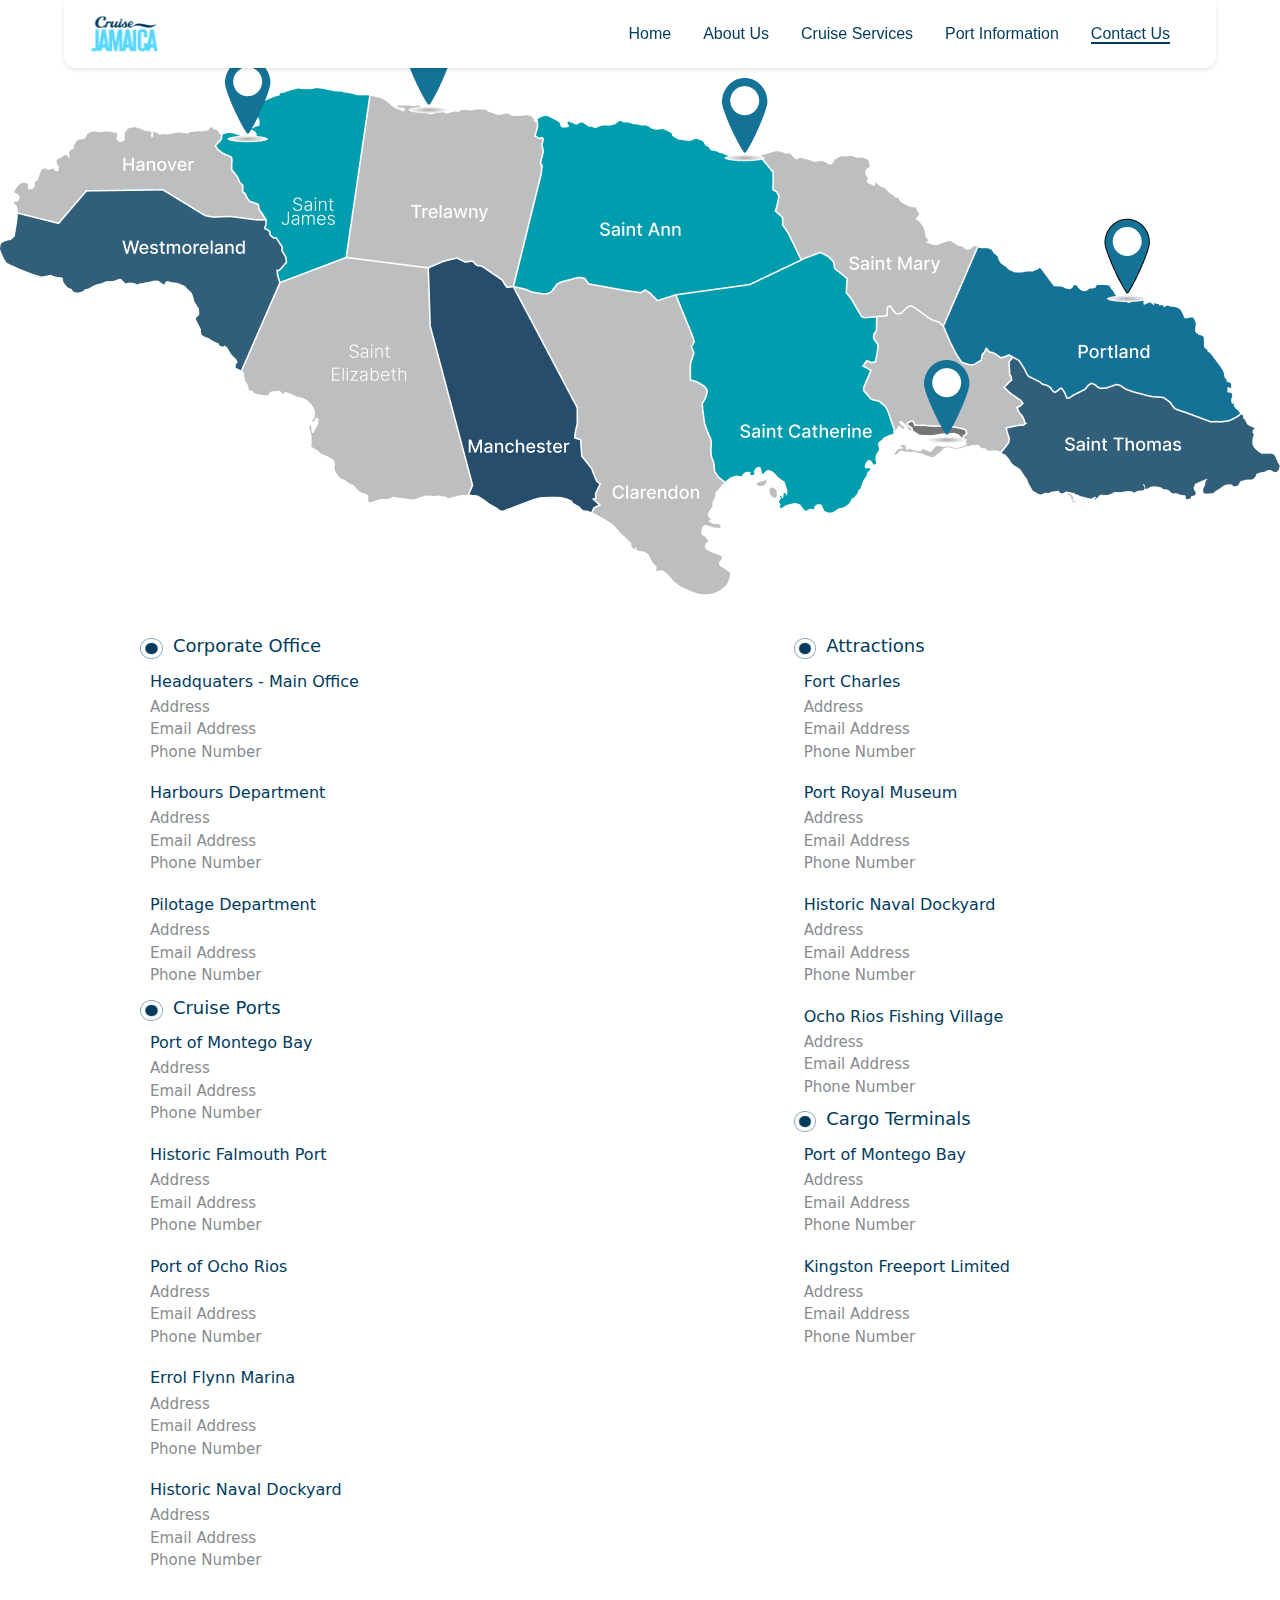
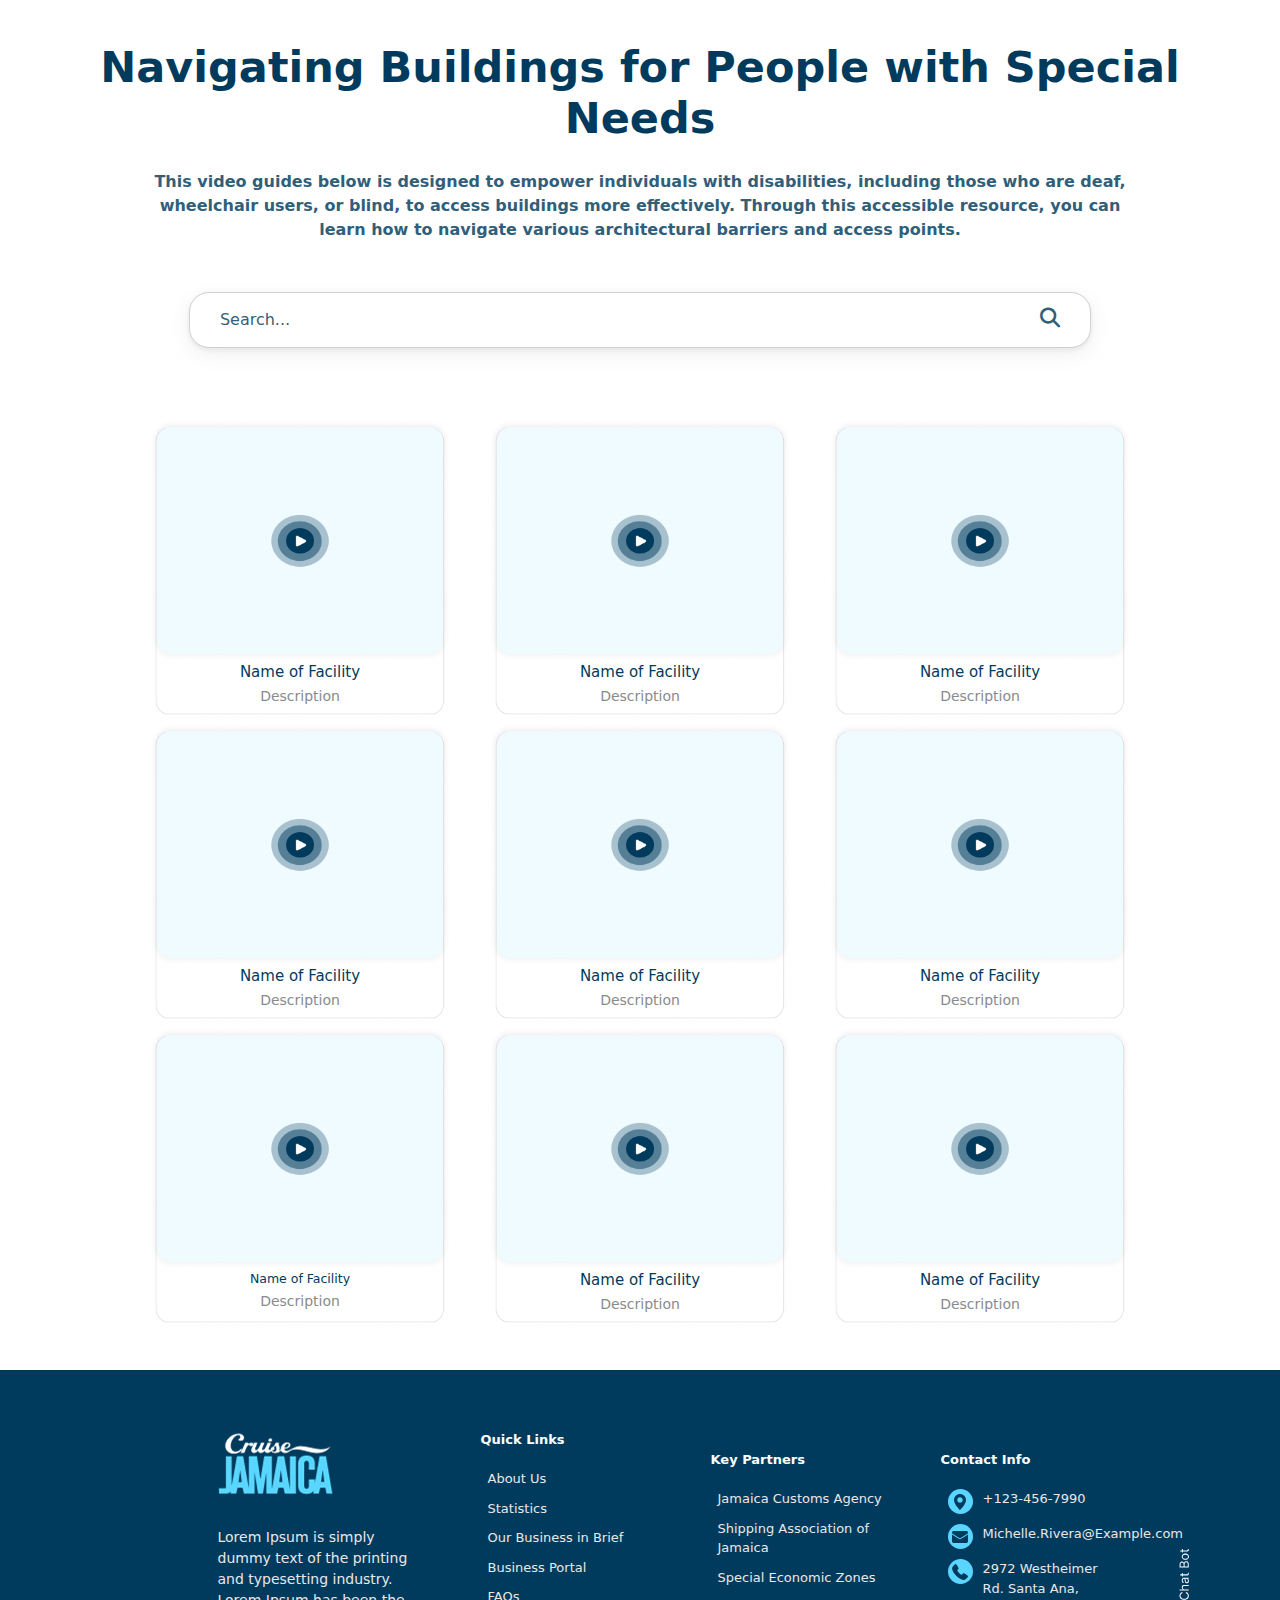
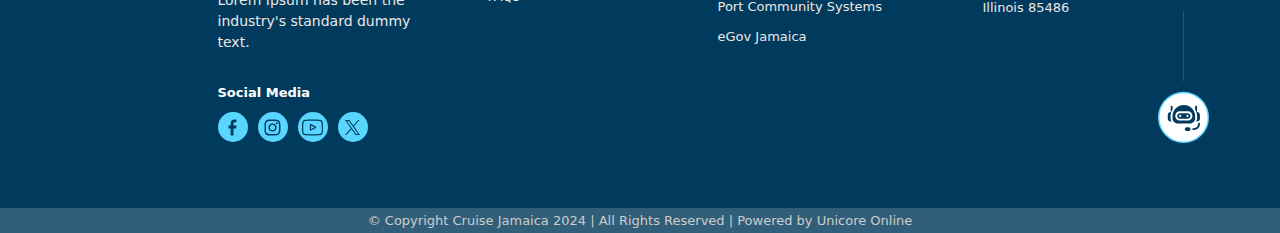
<file: pages/contact.html>
<!DOCTYPE html>
<html lang="en">

<head>
    <meta charset="UTF-8">
    <meta name="viewport" content="width=device-width, initial-scale=1.0">
    <link href="https://cdn.jsdelivr.net/npm/bootstrap@5.3.3/dist/css/bootstrap.min.css" rel="stylesheet"
        integrity="sha384-QWTKZyjpPEjISv5WaRU9OFeRpok6YctnYmDr5pNlyT2bRjXh0JMhjY6hW+ALEwIH" crossorigin="anonymous">
    <link rel="stylesheet" href="https://cdnjs.cloudflare.com/ajax/libs/font-awesome/6.5.2/css/all.min.css">

    <link rel="stylesheet" href="../css/style.css">
    <title>Contact Us</title>
</head>

<body>
    <div id="#contact">
        <nav class="navbar">
            <a href="index.html" class="logo"><img src="../assets/images/Logo.png"></a>
            <div class="menu-icon">
                <i class="fa fa-bars"></i>
            </div>
            <ul class="nav">
                <li class="nav-item"><a href="index.html" class="active">Home</a></li>
                <li class="nav-item"><a href="about.html">About Us</a></li>
                <li class="nav-item"><a href="cruise services.html">Cruise Services</a></li>
                <li class="nav-item"><a href="port information.html">Port Information</a></li>
                <li class="nav-item"><a href="contact.html">Contact Us</a></li>
            </ul>
        </nav>
        <div class="map">
            <img src="../assets/images/map.png">
        </div>
        <div class="details">
            <div class="contacts">
                <div class="place">
                    <img src="../assets/images/point.png">
                    <h4>Corporate Office</h4>
                </div>
                <div class="contact">
                    <h5>Headquaters - Main Office</h5>
                    <p>Address</p>
                    <p>Email Address</p>
                    <p>Phone Number</p>
                </div>
                <div class="contact">
                    <h5>Harbours Department</h5>
                    <p>Address</p>
                    <p>Email Address</p>
                    <p>Phone Number</p>
                </div>
                <div class="contact">
                    <h5>Pilotage Department</h5>
                    <p>Address</p>
                    <p>Email Address</p>
                    <p>Phone Number</p>
                </div>
                <div class="place">
                    <img src="../assets/images/point.png">
                    <h4>Cruise Ports</h4>
                </div>
                <div class="contact">
                    <h5>Port of Montego Bay</h5>
                    <p>Address</p>
                    <p>Email Address</p>
                    <p>Phone Number</p>
                </div>
                <div class="contact">
                    <h5>Historic Falmouth Port</h5>
                    <p>Address</p>
                    <p>Email Address</p>
                    <p>Phone Number</p>
                </div>
                <div class="contact">
                    <h5>Port of Ocho Rios</h5>
                    <p>Address</p>
                    <p>Email Address</p>
                    <p>Phone Number</p>
                </div>
                <div class="contact">
                    <h5>Errol Flynn Marina</h5>
                    <p>Address</p>
                    <p>Email Address</p>
                    <p>Phone Number</p>
                </div>
                <div class="contact">
                    <h5>Historic Naval Dockyard</h5>
                    <p>Address</p>
                    <p>Email Address</p>
                    <p>Phone Number</p>
                </div>
            </div>
            <div class="contacts">
                <div class="place">
                    <img src="../assets/images/point.png">
                    <h4>Attractions</h4>
                </div>
                <div class="contact">
                    <h5>Fort Charles</h5>
                    <p>Address</p>
                    <p>Email Address</p>
                    <p>Phone Number</p>
                </div>
                <div class="contact">
                    <h5>Port Royal Museum</h5>
                    <p>Address</p>
                    <p>Email Address</p>
                    <p>Phone Number</p>
                </div>
                <div class="contact">
                    <h5>Historic Naval Dockyard</h5>
                    <p>Address</p>
                    <p>Email Address</p>
                    <p>Phone Number</p>
                </div>
                <div class="contact">
                    <h5>Ocho Rios Fishing Village</h5>
                    <p>Address</p>
                    <p>Email Address</p>
                    <p>Phone Number</p>
                </div>
                <div class="place">
                    <img src="../assets/images/point.png">
                    <h4>Cargo Terminals</h4>
                </div>
                <div class="contact">
                    <h5>Port of Montego Bay</h5>
                    <p>Address</p>
                    <p>Email Address</p>
                    <p>Phone Number</p>
                </div>
                <div class="contact">
                    <h5>Kingston Freeport Limited</h5>
                    <p>Address</p>
                    <p>Email Address</p>
                    <p>Phone Number</p>
                </div>
            </div>
        </div>
        <div class="search-facility">
            <h1>Navigating Buildings for People with Special Needs</h1>
            <p>This video guides below is designed to empower individuals with disabilities, including those who are
                deaf, wheelchair users, or blind, to access buildings more effectively. Through this accessible
                resource, you can learn how to navigate various architectural barriers and access points.</p>
            <button><span>Search...</span><i class="fa fa-search"></i></button>
        </div>
        <div class="facilities">
            <div class="facility">
                <img src="../assets/images/white.png" class="background-image">
                <img src="../assets/images/video.png" class="video-image">
                <!-- <img src="../assets/images/start.png" class="start-image"> -->
                <div class="facility-content">
                    <h4>Name of Facility</h4>
                    <p>Description</p>
                </div>
            </div>
            <div class="facility">
                <img src="../assets/images/white.png" class="background-image">
                <img src="../assets/images/video.png" class="video-image">
                <!-- <img src="../assets/images/start.png" class="start-image"> -->
                <div class="facility-content">
                    <h4>Name of Facility</h4>
                    <p>Description</p>
                </div>
            </div>
            <div class="facility">
                <img src="../assets/images/white.png" class="background-image">
                <img src="../assets/images/video.png" class="video-image">
                <!-- <img src="../assets/images/start.png" class="start-image"> -->
                <div class="facility-content">
                    <h4>Name of Facility</h4>
                    <p>Description</p>
                </div>
            </div>
            <div class="facility">
                <img src="../assets/images/white.png" class="background-image">
                <img src="../assets/images/video.png" class="video-image">
                <!-- <img src="../assets/images/start.png" class="start-image"> -->
                <div class="facility-content">
                    <h4>Name of Facility</h4>
                    <p>Description</p>
                </div>
            </div>
            <div class="facility">
                <img src="../assets/images/white.png" class="background-image">
                <img src="../assets/images/video.png" class="video-image">
                <!-- <img src="../assets/images/start.png" class="start-image"> -->
                <div class="facility-content">
                    <h4>Name of Facility</h4>
                    <p>Description</p>
                </div>
            </div>
            <div class="facility">
                <img src="../assets/images/white.png" class="background-image">
                <img src="../assets/images/video.png" class="video-image">
                <!-- <img src="../assets/images/start.png" class="start-image"> -->
                <div class="facility-content">
                    <h4>Name of Facility</h4>
                    <p>Description</p>
                </div>
            </div>
            <div class="facility">
                <img src="../assets/images/white.png" class="background-image">
                <img src="../assets/images/video.png" class="video-image">
                <!-- <img src="../assets/images/start.png" class="start-image"> -->
                <div class="facility-content">
                    <h5>Name of Facility</h5>
                    <p>Description</p>
                </div>
            </div>
            <div class="facility">
                <img src="../assets/images/white.png" class="background-image">
                <img src="../assets/images/video.png" class="video-image">
                <!-- <img src="../assets/images/start.png" class="start-image"> -->
                <div class="facility-content">
                    <h4>Name of Facility</h4>
                    <p>Description</p>
                </div>
            </div>
            <div class="facility">
                <img src="../assets/images/white.png" class="background-image">
                <img src="../assets/images/video.png" class="video-image">
                <!-- <img src="../assets/images/start.png" class="start-image"> -->
                <div class="facility-content">
                    <h4>Name of Facility</h4>
                    <p>Description</p>
                </div>
            </div>
        </div>
    </div>
    <footer>
        <div class="footer-outer-wrapper py-5 mt-5">
            <div class="footer-inner-wrapper container">
                <div class="row">
                    <div class="col-lg-3">
                        <div class="footer-section-1 d-flex flex-column gap-3">
                            <div class="footer-logo">
                                <img src="../assets/images/FooterLogo.png" alt="footer logo">
                            </div>
                            <div class="footer-text">
                                <p>
                                    Lorem Ipsum is simply dummy text of the printing and
                                    typesetting industry. Lorem Ipsum has been the industry's
                                    standard dummy text.
                                </p>
                            </div>
                            <div class="border-line"></div>
                            <div class="social-icons">
                                <span>Social Media</span>
                                <div class="social-logos mt-3 d-flex gap-3">
                                    <a href="/"><img src="../assets/images/facebook.svg" alt="" /></a>
                                    <a href="/"><img src="../assets/images/instagram.svg" alt="" /></a>
                                    <a href="/"><img src="../assets/images/youtube.svg" alt="" /></a>
                                    <a href="/"><img src="../assets/images/X icon.svg" alt="" /></a>
                                </div>
                            </div>
                            <div class="border-line-2"></div>
                        </div>
                    </div>
                    <div class="col-lg-3">
                        <div class="footer-section-2">
                            <div class="section-heading">
                                <span>Quick Links</span>
                                <div></div>
                            </div>
                            <div class="list-items">
                                <ul>
                                    <li><a href="about.html">About Us</a></li>
                                    <li><a href="/">Statistics</a></li>
                                    <li><a href="/">Our Business in Brief</a></li>
                                    <li><a href="/">Business Portal</a></li>
                                    <li><a href="/">FAQs</a></li>
                                </ul>
                            </div>
                            <div class="border-line-2"></div>
                        </div>
                    </div>
                    <div class="col-lg-3">
                        <div class="footer-section-3">
                            <div class="section-heading">
                                <span>Key Partners</span>
                                <div></div>
                            </div>
                            <div class="list-items">
                                <ul>
                                    <li><a href="/">Jamaica Customs Agency</a></li>
                                    <li>
                                        <a href="/about.html">Shipping Association of Jamaica</a>
                                    </li>
                                    <li><a href="/">Special Economic Zones</a></li>
                                    <li><a href="/">Port Community Systems</a></li>
                                    <li><a href="/">eGov Jamaica</a></li>
                                </ul>
                            </div>

                        </div>
                    </div>
                    <div class="col-lg-3">
                        <div class="border-line-3"></div>
                        <div class="footer-section-4">
                            <div class="section-heading">
                                <span>Contact Info</span>
                                <div></div>
                            </div>
                            <div class="list-items">
                                <ul>
                                    <li>
                                        <div class="d-flex gap-3">
                                            <div class="section4-icon">
                                                <a href="/"><img src="../assets/images/location icon.svg" alt="" /></a>
                                            </div>
                                            <a href="/">+123-456-7990</a>
                                        </div>
                                    </li>
                                    <li>
                                        <div class="d-flex gap-3">
                                            <div class="section4-icon">
                                                <a href="/"><img src="../assets/images/email icon.svg" alt="" /></a>
                                            </div>
                                            <a href="/">Michelle.Rivera@Example.com</a>
                                        </div>
                                    </li>
                                    <li>
                                        <div class="d-flex gap-3">
                                            <div class="section4-icon">
                                                <a href="/" class="d-flex"><img src="../assets/images/phone icon.svg"
                                                        alt="" /></a>
                                            </div>
                                            <a href="/">2972 Westheimer Rd. Santa Ana,
                                                Illinois 85486 </a>
                                        </div>
                                    </li>
                                </ul>
                            </div>
                            <button class="chatbot-btn">
                                <div class="chatbot">
                                    <img src="../assets/images/chatbot.svg" alt="">
                                </div>
                            </button>
                        </div>
                    </div>
                </div>

            </div>
        </div>
        <script src="../js/script.js"></script>
        <div class="copyright-section py-1">
            <p>© Copyright Cruise Jamaica 2024 | All Rights Reserved | Powered by Unicore Online</p>
        </div>
    </footer>
</body>

</html>
</file>
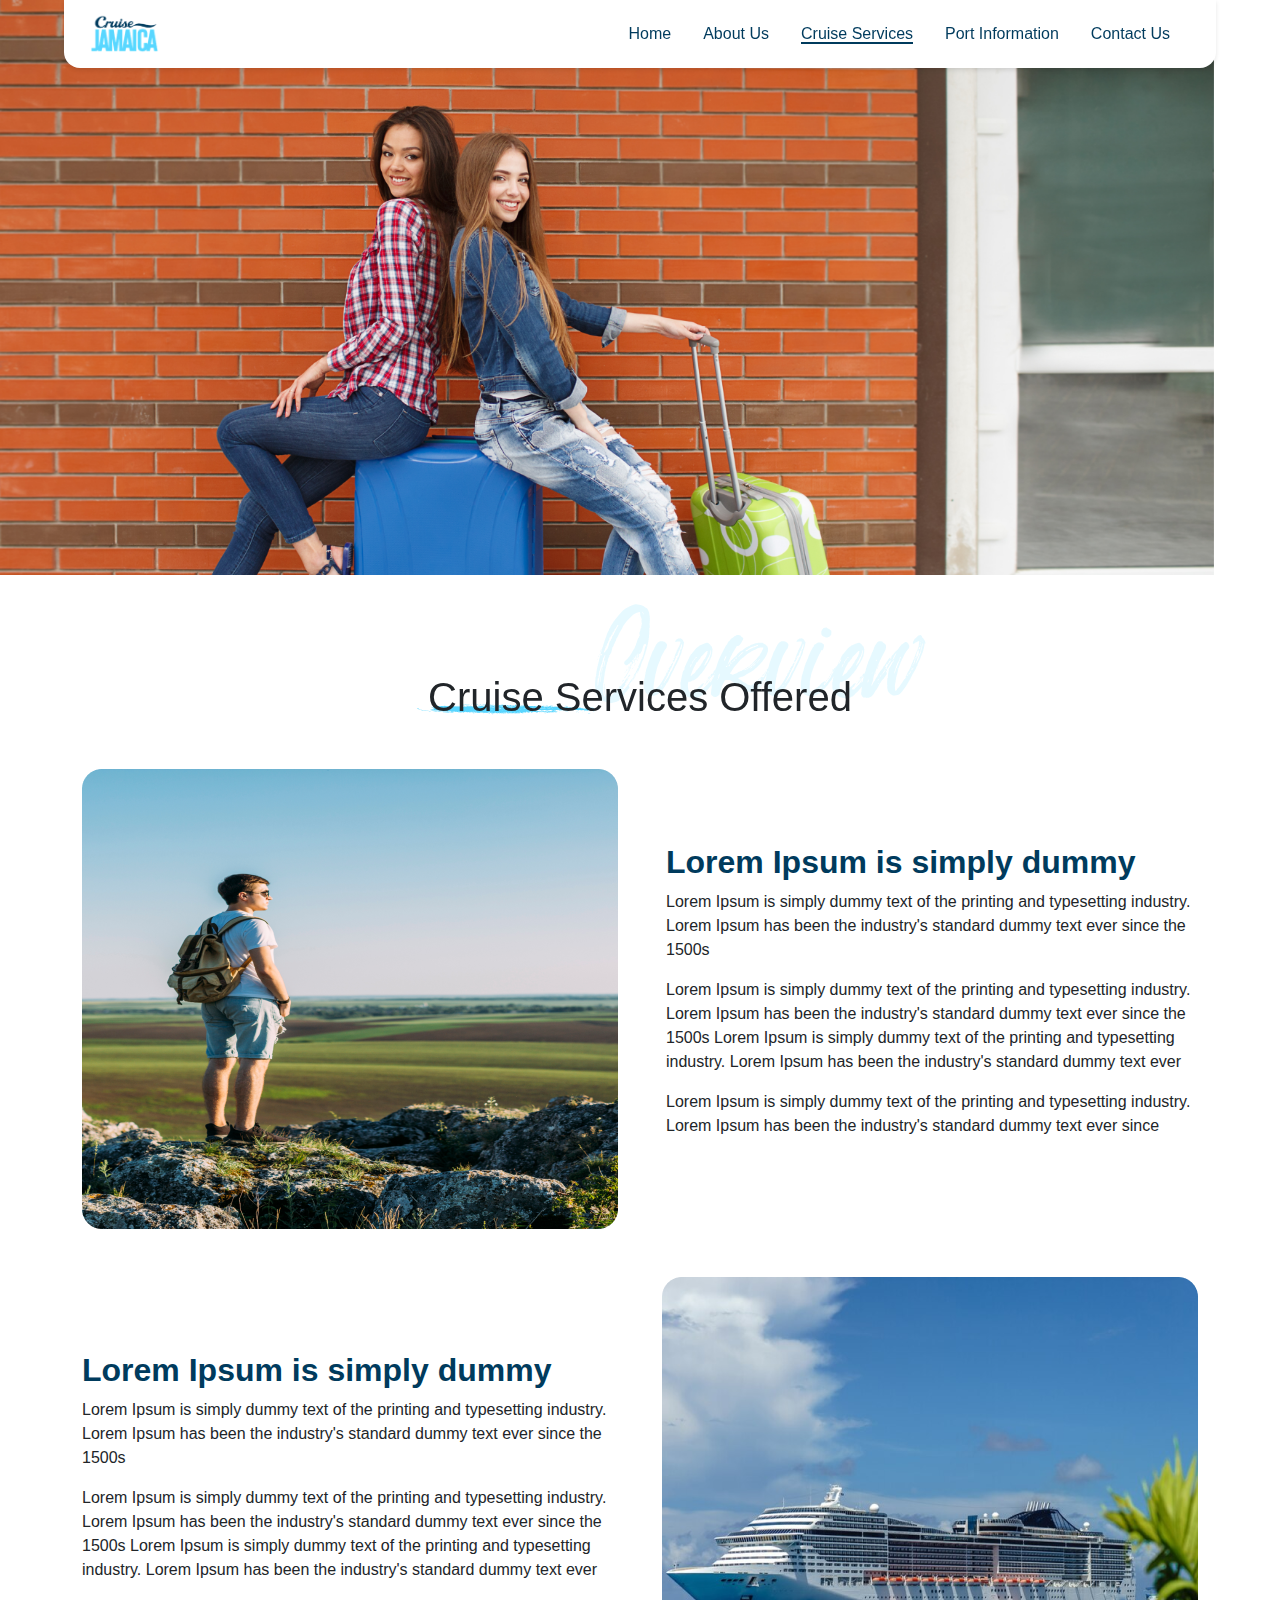
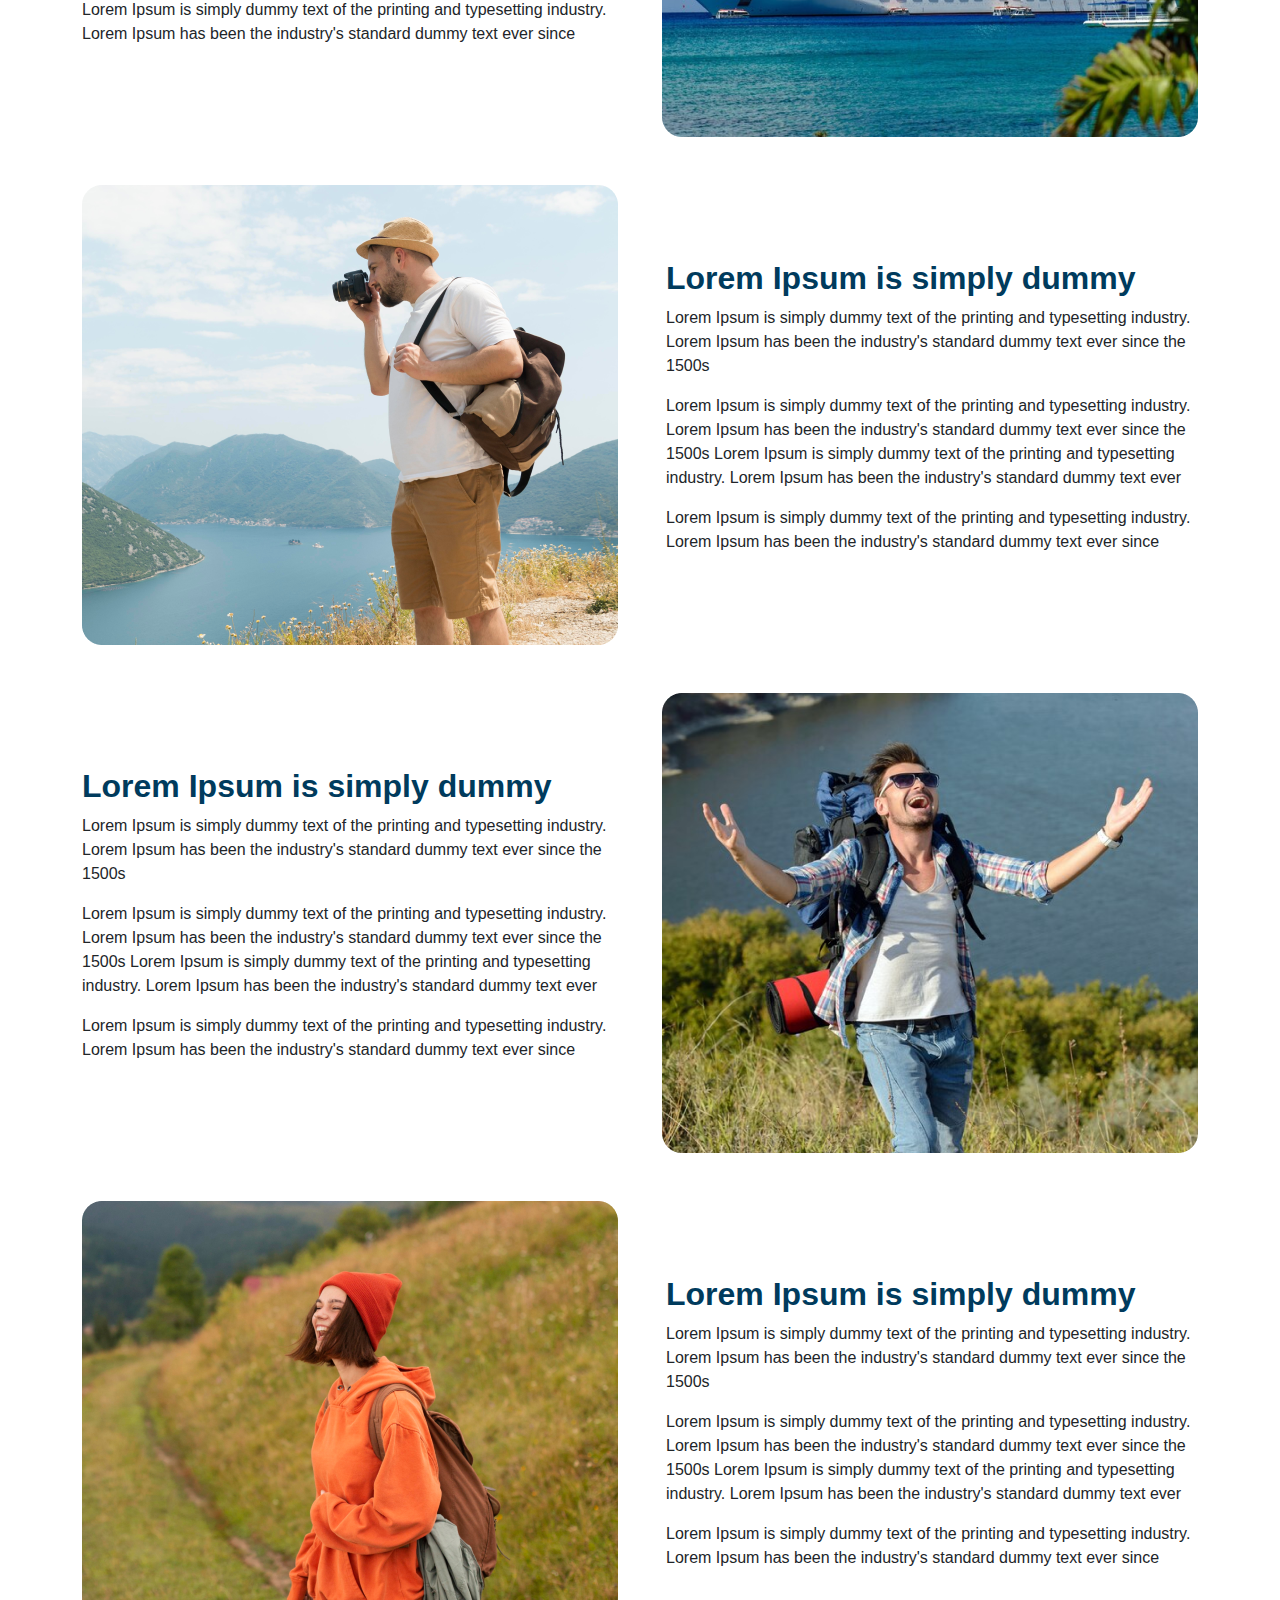
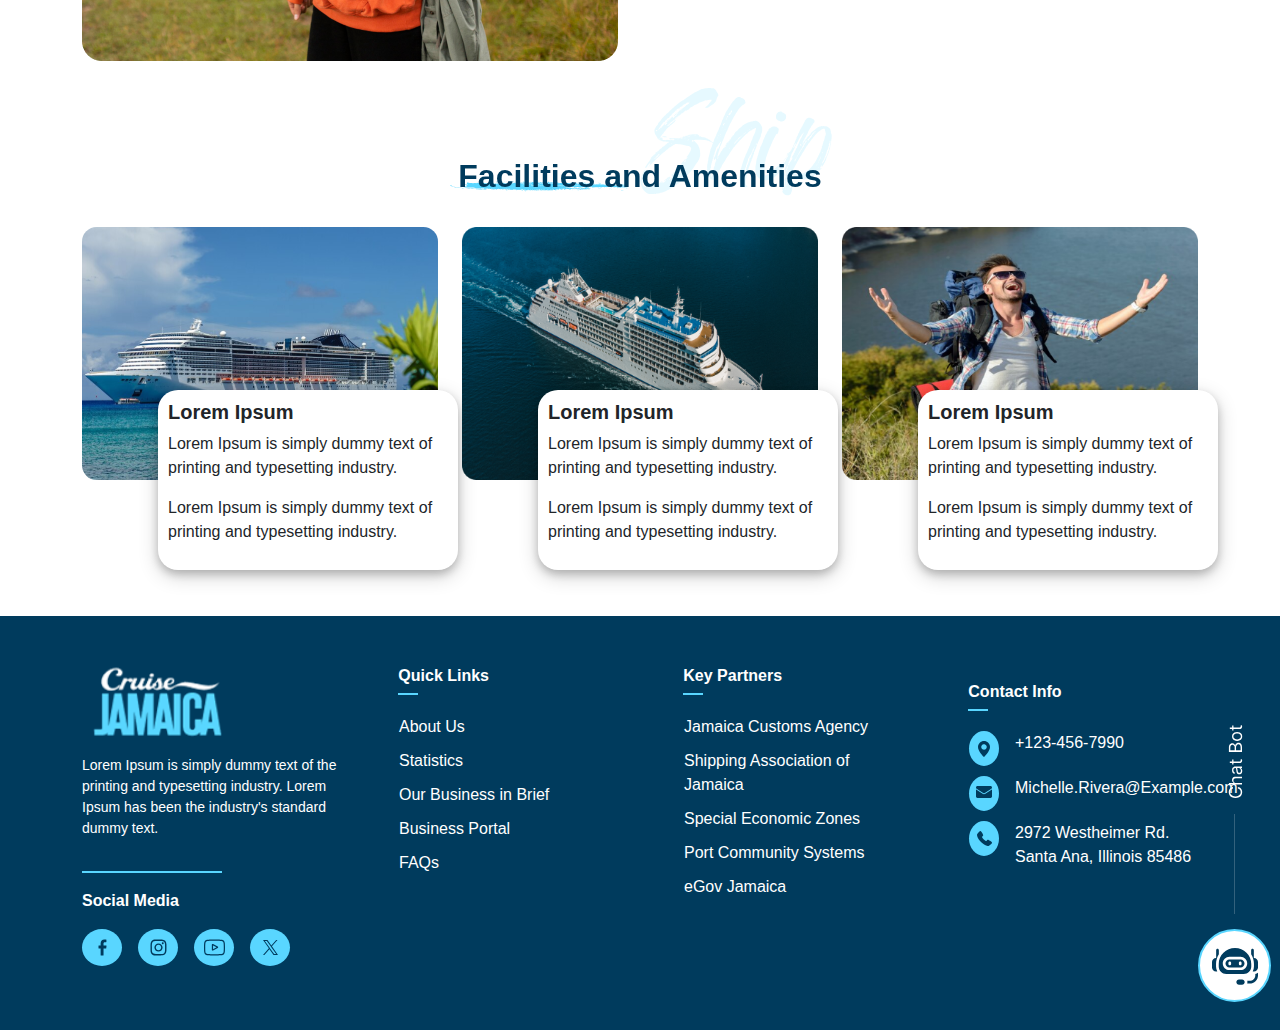
<file: pages/cruise services.html>
<!DOCTYPE html>
<html lang="en">

<head>
  <meta charset="UTF-8" />
  <meta name="viewport" content="width=device-width, initial-scale=1.0" />
  <link rel="stylesheet" href="../css/style(1).css" />
  <title>Cruise Services</title>
  <link href="https://cdn.jsdelivr.net/npm/bootstrap@5.3.3/dist/css/bootstrap.min.css" rel="stylesheet"
    integrity="sha384-QWTKZyjpPEjISv5WaRU9OFeRpok6YctnYmDr5pNlyT2bRjXh0JMhjY6hW+ALEwIH" crossorigin="anonymous" />
</head>

<body>
  <div class="cruise-services-page">
    <section class="navbar-section">
      <nav class="navbar" style="position: fixed; padding: 14px 14px;">
        <a href="index.html" class="logo"><img src="../assets/images/Logo.png"></a>
        <div class="menu-icon">
          <i class="fa fa-bars"></i>
        </div>
        <ul class="nav">
          <li class="nav-item"><a href="index.html" class="active">Home</a></li>
          <li class="nav-item"><a href="about.html">About Us</a></li>
          <li class="nav-item"><a href="cruise services.html">Cruise Services</a></li>
          <li class="nav-item"><a href="port information.html">Port Information</a></li>
          <li class="nav-item"><a href="contact.html">Contact Us</a></li>
        </ul>
      </nav>
    </section>
    <section class="cruise-services-hero">
      <img src="../assets/images/services hero.png" alt="" />
    </section>
    <section class="cruise-services-section container py-5">
      <div class="cruise-heading">
        <h1 class="text-center">cruise services offered</h1>
        <div class="overview-image">
          <img src="../assets/images/Overview.svg" alt="" />
        </div>
        <div class="cruise-text-line">
          <img src="../assets/images/sky blue line.svg" alt="" />
        </div>
      </div>
      <div class="services-items d-flex flex-column gap-5 mt-5">
        <div class="service-item d-flex gap-5 align-items-center">
          <img src="../assets/images/service 1.png" alt="" />
          <div class="service-item-content">
            <h2>Lorem Ipsum is simply dummy</h2>
            <p>
              Lorem Ipsum is simply dummy text of the printing and typesetting
              industry. Lorem Ipsum has been the industry's standard dummy
              text ever since the 1500s
            </p>
            <p>
              Lorem Ipsum is simply dummy text of the printing and typesetting
              industry. Lorem Ipsum has been the industry's standard dummy
              text ever since the 1500s Lorem Ipsum is simply dummy text of
              the printing and typesetting industry. Lorem Ipsum has been the
              industry's standard dummy text ever
            </p>
            <p>
              Lorem Ipsum is simply dummy text of the printing and typesetting
              industry. Lorem Ipsum has been the industry's standard dummy
              text ever since
            </p>
          </div>
        </div>
        <div class="service-item-2 d-flex gap-5 align-items-center">

          <div class="service-item-content">
            <h2>Lorem Ipsum is simply dummy</h2>
            <p>
              Lorem Ipsum is simply dummy text of the printing and typesetting
              industry. Lorem Ipsum has been the industry's standard dummy
              text ever since the 1500s
            </p>
            <p>
              Lorem Ipsum is simply dummy text of the printing and typesetting
              industry. Lorem Ipsum has been the industry's standard dummy
              text ever since the 1500s Lorem Ipsum is simply dummy text of
              the printing and typesetting industry. Lorem Ipsum has been the
              industry's standard dummy text ever
            </p>
            <p>
              Lorem Ipsum is simply dummy text of the printing and typesetting
              industry. Lorem Ipsum has been the industry's standard dummy
              text ever since
            </p>
          </div>

          <img src="../assets/images/service 2.png" alt="" />
        </div>
        <div class="service-item d-flex gap-5 align-items-center">
          <img src="../assets/images/service 3.png" alt="" />
          <div class="service-item-content">
            <h2>Lorem Ipsum is simply dummy</h2>
            <p>
              Lorem Ipsum is simply dummy text of the printing and typesetting
              industry. Lorem Ipsum has been the industry's standard dummy
              text ever since the 1500s
            </p>
            <p>
              Lorem Ipsum is simply dummy text of the printing and typesetting
              industry. Lorem Ipsum has been the industry's standard dummy
              text ever since the 1500s Lorem Ipsum is simply dummy text of
              the printing and typesetting industry. Lorem Ipsum has been the
              industry's standard dummy text ever
            </p>
            <p>
              Lorem Ipsum is simply dummy text of the printing and typesetting
              industry. Lorem Ipsum has been the industry's standard dummy
              text ever since
            </p>
          </div>
        </div>
        <div class="service-item-2 d-flex gap-5 align-items-center">

          <div class="service-item-content">
            <h2>Lorem Ipsum is simply dummy</h2>
            <p>
              Lorem Ipsum is simply dummy text of the printing and typesetting
              industry. Lorem Ipsum has been the industry's standard dummy
              text ever since the 1500s
            </p>
            <p>
              Lorem Ipsum is simply dummy text of the printing and typesetting
              industry. Lorem Ipsum has been the industry's standard dummy
              text ever since the 1500s Lorem Ipsum is simply dummy text of
              the printing and typesetting industry. Lorem Ipsum has been the
              industry's standard dummy text ever
            </p>
            <p>
              Lorem Ipsum is simply dummy text of the printing and typesetting
              industry. Lorem Ipsum has been the industry's standard dummy
              text ever since
            </p>
          </div>

          <img src="../assets/images/service 4.png" alt="" />
        </div>
        <div class="service-item d-flex gap-5 align-items-center">
          <img src="../assets/images/service 5.png" alt="" />
          <div class="service-item-content">
            <h2>Lorem Ipsum is simply dummy</h2>
            <p>
              Lorem Ipsum is simply dummy text of the printing and typesetting
              industry. Lorem Ipsum has been the industry's standard dummy
              text ever since the 1500s
            </p>
            <p>
              Lorem Ipsum is simply dummy text of the printing and typesetting
              industry. Lorem Ipsum has been the industry's standard dummy
              text ever since the 1500s Lorem Ipsum is simply dummy text of
              the printing and typesetting industry. Lorem Ipsum has been the
              industry's standard dummy text ever
            </p>
            <p>
              Lorem Ipsum is simply dummy text of the printing and typesetting
              industry. Lorem Ipsum has been the industry's standard dummy
              text ever since
            </p>
          </div>
        </div>
      </div>
    </section>
    <section>
      <div class="facilities-section-wrapper container py-5">
        <div class="facility-section-heading">
          <h2>Facilities and Amenities</h2>
          <div class="ship-text-image">
            <img src="../assets/images/Ship.svg" alt="">
          </div>
          <div class="sky-blue-line">
            <img src="../assets/images/sky blue line.svg" alt="">
          </div>
        </div>
        <div class="facilites-items-wrapper mt-3 py-3">
          <div class="row">
            <div class="col-lg-4">
              <div class="facility-single-item">
                <div class="item-image">
                  <img src="../assets/images/Facility 1.svg" alt="item image">
                </div>
                <div class="item-content-wrapper">
                  <div class="item-heading">
                    <h3>Lorem Ipsum</h3>
                  </div>
                  <div class="item-content">
                    <p>Lorem Ipsum is simply dummy text of
                      printing and typesetting industry.</p>
                    <p>Lorem Ipsum is simply dummy text of
                      printing and typesetting industry.</p>
                  </div>
                </div>

              </div>
            </div>
            <div class="col-lg-4">
              <div class="facility-single-item">
                <div class="item-image">
                  <img src="../assets/images/Facility 2.png" alt="item image">
                </div>
                <div class="item-content-wrapper">
                  <div class="item-heading">
                    <h3>Lorem Ipsum</h3>
                  </div>
                  <div class="item-content">
                    <p>Lorem Ipsum is simply dummy text of
                      printing and typesetting industry.</p>
                    <p>Lorem Ipsum is simply dummy text of
                      printing and typesetting industry.</p>
                  </div>
                </div>

              </div>
            </div>
            <div class="col-lg-4">
              <div class="facility-single-item">
                <div class="item-image">
                  <img src="../assets/images/Facility 3.png" alt="item image">
                </div>
                <div class="item-content-wrapper">
                  <div class="item-heading">
                    <h3>Lorem Ipsum</h3>
                  </div>
                  <div class="item-content">
                    <p>Lorem Ipsum is simply dummy text of
                      printing and typesetting industry.</p>
                    <p>Lorem Ipsum is simply dummy text of
                      printing and typesetting industry.</p>
                  </div>
                </div>

              </div>
            </div>
          </div>


        </div>

        <div class="slideshow-container cruise-services-slideshow" style="margin: 50px 0;">

          <!-- Full-width images with number and caption text -->
          <div class="mySlides">
            <div class="facility-single-item">
              <div class="item-image">
                <img src="../assets/images/Facility 1.svg" alt="item image">
              </div>
              <div class="item-content-wrapper">
                <div class="item-heading">
                  <h3>Lorem Ipsum</h3>
                </div>
                <div class="item-content">
                  <p>Lorem Ipsum is simply dummy text of
                    printing and typesetting industry.</p>
                  <p>Lorem Ipsum is simply dummy text of
                    printing and typesetting industry.</p>
                </div>
              </div>

            </div>
          </div>

          <div class="mySlides">
            <div class="facility-single-item">
              <div class="item-image">
                <img src="../assets/images/Facility 2.png" alt="item image">
              </div>
              <div class="item-content-wrapper">
                <div class="item-heading">
                  <h3>Lorem Ipsum</h3>
                </div>
                <div class="item-content">
                  <p>Lorem Ipsum is simply dummy text of
                    printing and typesetting industry.</p>
                  <p>Lorem Ipsum is simply dummy text of
                    printing and typesetting industry.</p>
                </div>
              </div>

            </div>
          </div>

          <div class="mySlides">
            <div class="facility-single-item">
              <div class="item-image">
                <img src="../assets/images/Facility 3.png" alt="item image">
              </div>
              <div class="item-content-wrapper">
                <div class="item-heading">
                  <h3>Lorem Ipsum</h3>
                </div>
                <div class="item-content">
                  <p>Lorem Ipsum is simply dummy text of
                    printing and typesetting industry.</p>
                  <p>Lorem Ipsum is simply dummy text of
                    printing and typesetting industry.</p>
                </div>
              </div>

            </div>
          </div>

          <!-- Next and previous buttons -->
          <div class="arrows-controls d-flex gap-5">
            <a class="prev-1" onclick="plusSlides(-1)">
              <img src="../assets/images/prev arrow.svg" alt="">
            </a>
            <a class="next-1" onclick="plusSlides(1)">
              <img src="../assets/images/prev arrow.svg" alt="" style="rotate: 180deg;">
            </a>
          </div>
        </div>
        <br>

        <!-- The dots/circles -->

      </div>
    </section>
    <footer>
      <div class="footer-outer-wrapper py-5 mt-5">
        <div class="footer-inner-wrapper container">
          <div class="row">
            <div class="col-lg-3">
              <div class="footer-section-1 d-flex flex-column gap-3">
                <div class="footer-logo">
                  <img src="../assets/images/FooterLogo.png" alt="footer logo" style="width: 150px" />
                </div>
                <div class="footer-text">
                  <p>
                    Lorem Ipsum is simply dummy text of the printing and
                    typesetting industry. Lorem Ipsum has been the industry's
                    standard dummy text.
                  </p>
                </div>
                <div class="border-line"></div>
                <div class="social-icons">
                  <span>Social Media</span>
                  <div class="social-logos mt-3 d-flex gap-3">
                    <a href="/"><img src="../assets/images/facebook.svg" alt="" /></a>
                    <a href="/"><img src="../assets/images/instagram.svg" alt="" /></a>
                    <a href="/"><img src="../assets/images/youtube.svg" alt="" /></a>
                    <a href="/"><img src="../assets/images/X icon.svg" alt="" /></a>
                  </div>
                </div>
                <div class="border-line-2"></div>
              </div>
            </div>
            <div class="col-lg-3">
              <div class="footer-section-2">
                <div class="section-heading">
                  <span>Quick Links</span>
                  <div></div>
                </div>
                <div class="list-items">
                  <ul>
                    <li><a href="/">About Us</a></li>
                    <li><a href="/about.html">Statistics</a></li>
                    <li><a href="/">Our Business in Brief</a></li>
                    <li><a href="/">Business Portal</a></li>
                    <li><a href="/">FAQs</a></li>
                  </ul>
                </div>
                <div class="border-line-2"></div>
              </div>
            </div>
            <div class="col-lg-3">
              <div class="footer-section-3">
                <div class="section-heading">
                  <span>Key Partners</span>
                  <div></div>
                </div>
                <div class="list-items">
                  <ul>
                    <li><a href="/">Jamaica Customs Agency</a></li>
                    <li>
                      <a href="/about.html">Shipping Association of Jamaica</a>
                    </li>
                    <li><a href="/">Special Economic Zones</a></li>
                    <li><a href="/">Port Community Systems</a></li>
                    <li><a href="/">eGov Jamaica</a></li>
                  </ul>
                </div>
              </div>
            </div>
            <div class="col-lg-3">
              <div class="border-line-3 mb-3"></div>
              <div class="footer-section-4">
                <div class="section-heading">
                  <span>Contact Info</span>
                  <div></div>
                </div>
                <div class="list-items">
                  <ul>
                    <li>
                      <div class="d-flex gap-3">
                        <div class="section4-icon">
                          <a href="/"><img src="../assets/images/location icon.svg" alt="" /></a>
                        </div>
                        <a href="/">+123-456-7990</a>
                      </div>
                    </li>
                    <li>
                      <div class="d-flex gap-3">
                        <div class="section4-icon">
                          <a href="/"><img src="../assets/images/email icon.svg" alt="" /></a>
                        </div>
                        <a href="/">Michelle.Rivera@Example.com</a>
                      </div>
                    </li>
                    <li>
                      <div class="d-flex gap-3">
                        <div class="section4-icon">
                          <a href="/" class="d-flex"><img src="../assets/images/phone icon.svg" alt="" /></a>
                        </div>
                        <a href="/">2972 Westheimer Rd. Santa Ana, Illinois 85486
                        </a>
                      </div>
                    </li>
                  </ul>
                </div>
                <button class="chatbot-btn">
                  <div class="chatbot">

                    <img src="../assets/images/chatbot.svg" alt="">
                  </div>
                </button>
              </div>
            </div>
          </div>
        </div>



    </footer>
  </div>
  <script src="../js/script.js"></script>
  <script src="../js/carousel.js"></script>
  <script src="../js/facility-carousel.js"></script>
  <script src="https://cdn.jsdelivr.net/npm/bootstrap@5.3.3/dist/js/bootstrap.bundle.min.js"
    integrity="sha384-YvpcrYf0tY3lHB60NNkmXc5s9fDVZLESaAA55NDzOxhy9GkcIdslK1eN7N6jIeHz"
    crossorigin="anonymous"></script>
</body>

</html>
</file>
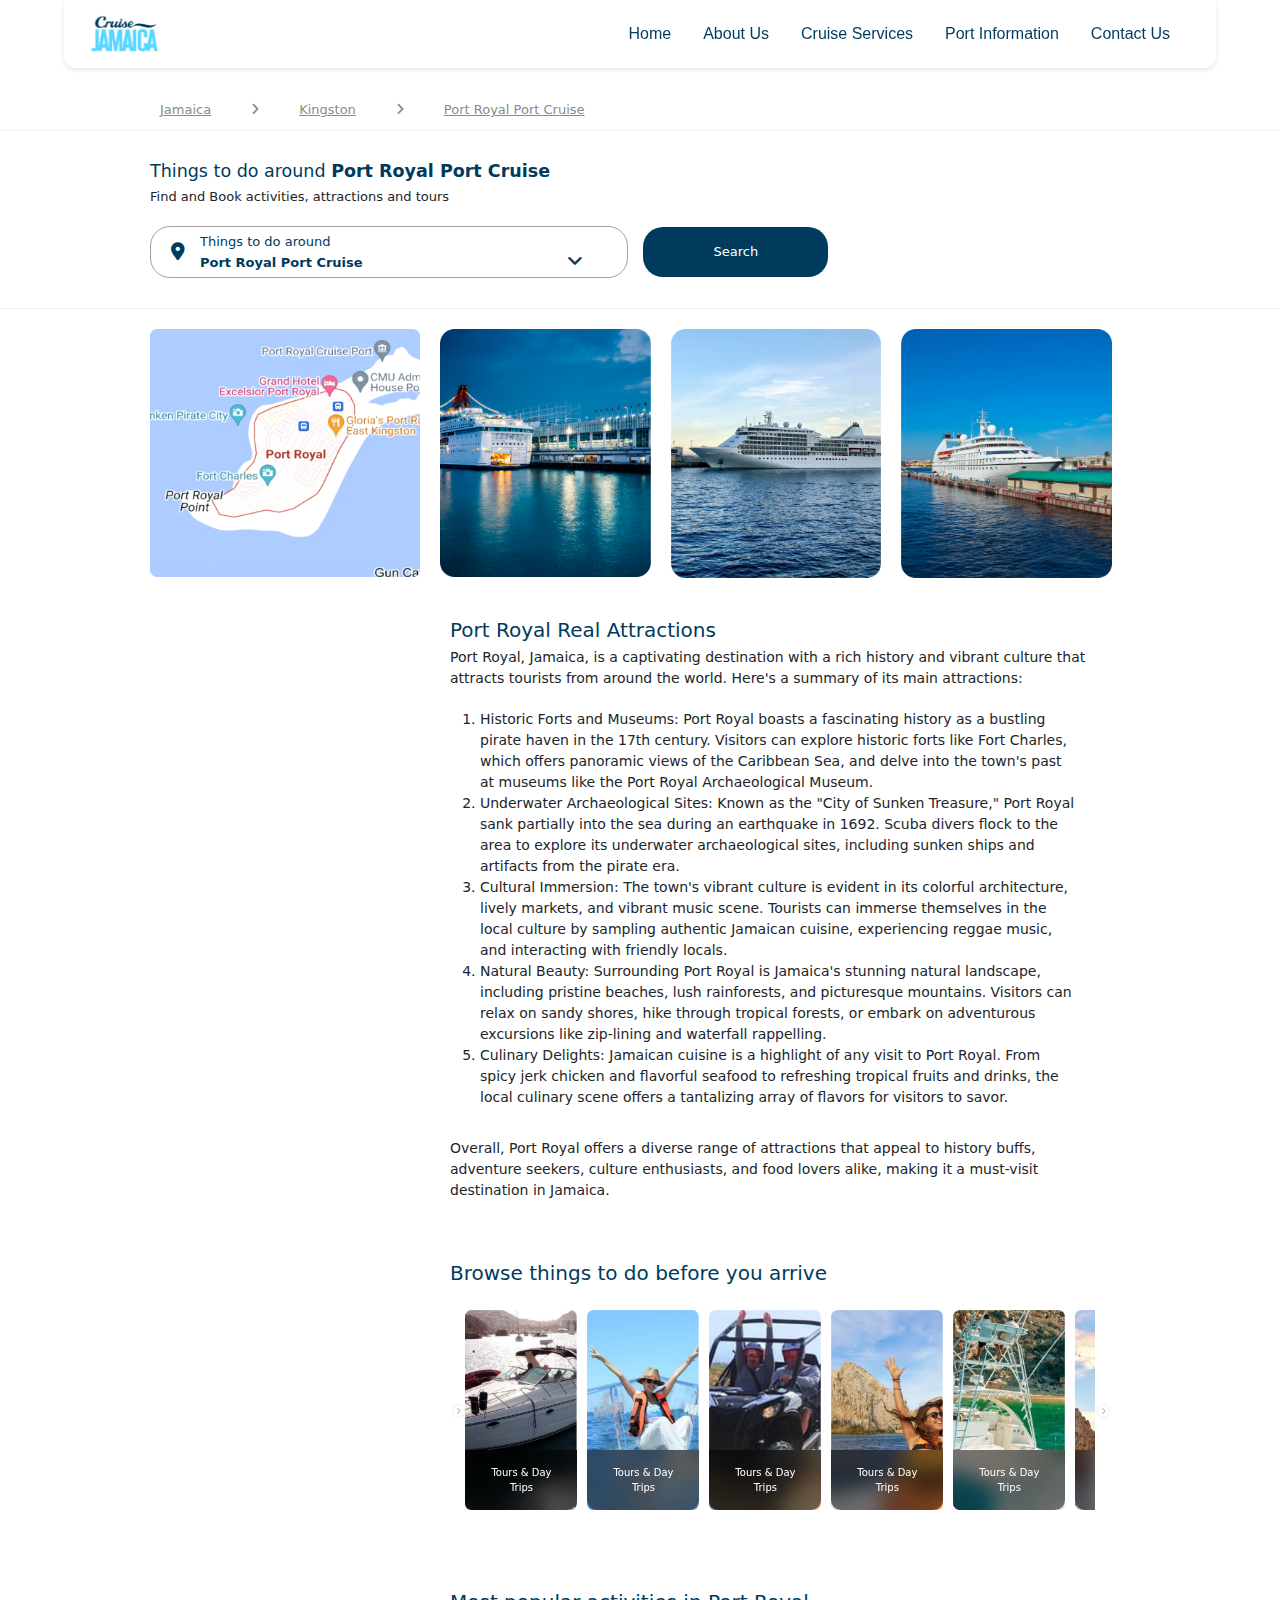
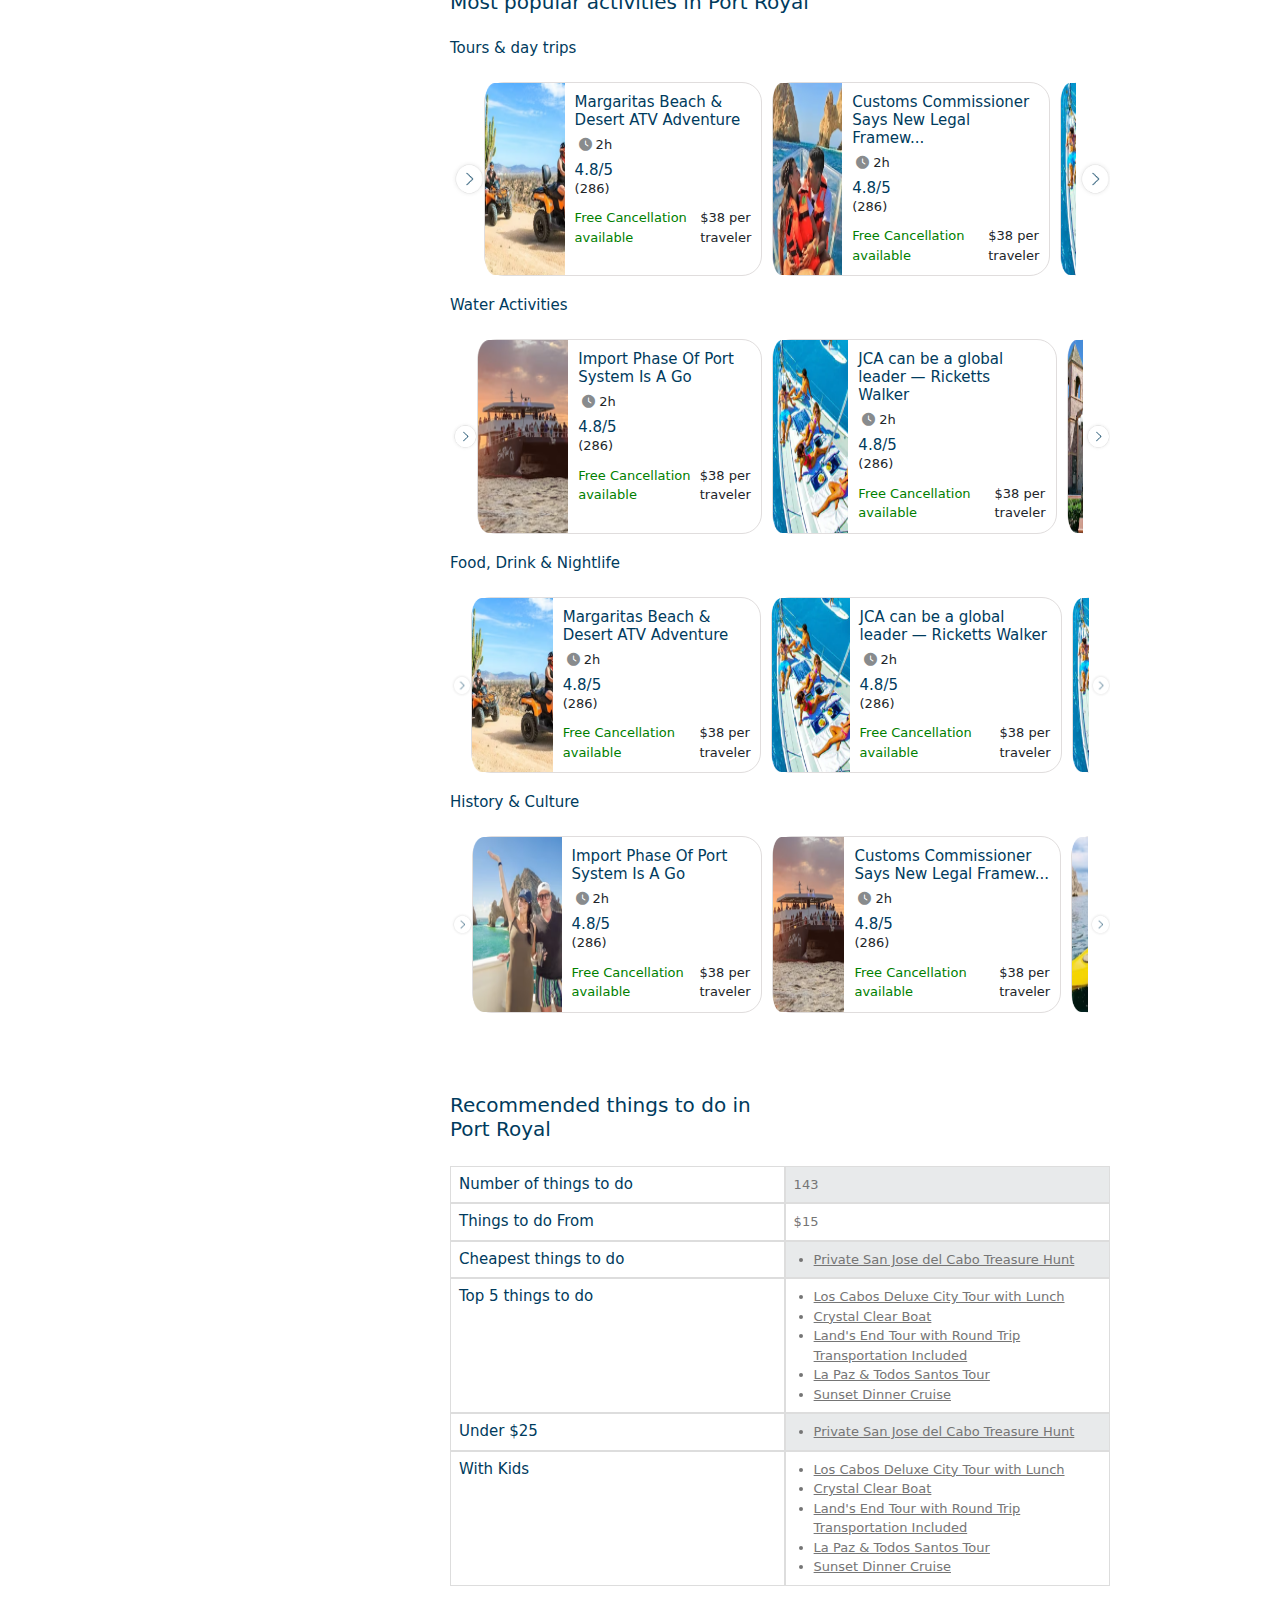
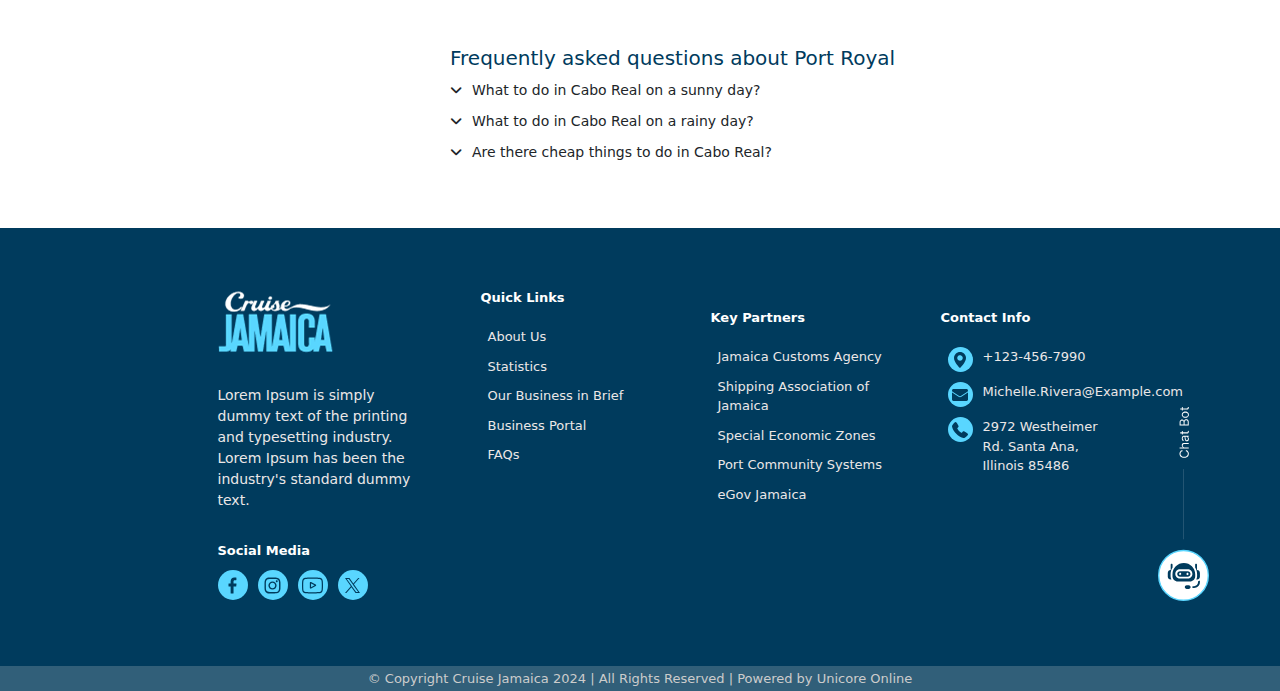
<file: pages/thingsToDo.html>
<!DOCTYPE html>
<html lang="en">

<head>
    <meta charset="UTF-8">
    <meta name="viewport" content="width=device-width, initial-scale=1.0">
    <link href="https://cdn.jsdelivr.net/npm/bootstrap@5.3.3/dist/css/bootstrap.min.css" rel="stylesheet"
        integrity="sha384-QWTKZyjpPEjISv5WaRU9OFeRpok6YctnYmDr5pNlyT2bRjXh0JMhjY6hW+ALEwIH" crossorigin="anonymous">
    <link rel="stylesheet" href="https://cdnjs.cloudflare.com/ajax/libs/font-awesome/6.5.2/css/all.min.css">
    <link rel="stylesheet" href="../css/style.css">
    <title>things to do</title>
</head>
<style>

    /* .popular {
        display: flex;
        align-items: center;
        justify-content: center;
    }

    .popular .previous,
    .popular .next {
        cursor: pointer;
        padding: 0.5rem;
    }

    .popular .rows {
        display: flex;
        overflow-x: hidden;
        gap: 1rem;
    }

    .popular .activity {
        display: none;
    } */
</style>

<style>
    .questions {
        padding: 3rem 17rem 3rem 45rem;
    }

    .question {
        padding: 0.5rem 0;
        font-size: 1.4rem;
        cursor: pointer;
    }

    .question i {
        padding-right: 1rem;
    }

    .answer {
        display: none;
        padding: 1rem 0;
    }

    .question.active+.answer {
        display: block;
    }
</style>
<style>
    .dropdown-toggle::after {
        display: flex;
        flex-direction: row;
        color: white;
        margin-left: .255em;
        vertical-align: .255em;
        content: "" !important;
        border-top: .3em solid;
        border-right: .3em solid transparent;
        border-bottom: 0;
        border-left: .3em solid transparent;
    }

    .dropdown {
        position: relative;
        display: inline-block;
    }

    .dropdown .dropdown-btn {
        padding: 0.5rem 2rem;
        border-radius: 2rem;
        border: 1px solid rgb(165, 161, 161);
        cursor: pointer;
        color: #003B5D;
        background-color: white;
    }

    .dropdown .dropdown-text {
        display: flex;
        flex-direction: column;
        align-items: start;
    }

    .dropdown:hover .dropdown-menu {
        display: none;
    }

    .dropdown-menu {
        border: 1px solid rgb(175, 172, 172);
        font-size: 1.5rem;
        border-radius: 1.6rem;
        background-color: white !important;
        padding-left: 0.6rem;

    }


    .dropdown-menu.show {
        display: block !important;
    }

    .dropdown-menu i {
        color: #003B5D !important;
        font-size: 1.7rem;
        padding-right: 0.2rem !important;

    }

    .dropdown-menu a {
        color: #003B5D !important;

    }

    .question i {
        padding-right: 1rem;
        cursor: pointer;
    }

    .answer {
        display: none;
        padding: 1rem 0;
    }

    .question.active .answer {
        display: block !important;
    }
</style>

<body>
    <div id="thingsToDo">
        <nav class="navbar">
            <a href="index.html" class="logo"><img src="../assets/images/Logo.png"></a>
            <div class="menu-icon">
                <i class="fa fa-bars"></i>
            </div>
            <ul class="nav">
                <li class="nav-item"><a href="index.html" class="active">Home</a></li>
                <li class="nav-item"><a href="about.html">About Us</a></li>
                <li class="nav-item"><a href="cruise services.html">Cruise Services</a></li>
                <li class="nav-item"><a href="port information.html">Port Information</a></li>
                <li class="nav-item"><a href="contact.html">Contact Us</a></li>
            </ul>
        </nav>
        <main>
            <div class="breadcrumbs">
                <ul>
                    <li class="breadcrumbs-item">Jamaica<i class="fa fa-angle-right"></i></li>
                    <li class="breadcrumbs-item">Kingston<i class="fa fa-angle-right"></i></li>
                    <li class="breadcrumbs-item">Port Royal Port Cruise</li>
                </ul>
            </div>
            <hr>
            <div class="search">
                <h3>Things to do around <b>Port Royal Port Cruise</b></h3>
                <p>Find and Book activities, attractions and tours</p>
                <div class="dropdown">
                    <button class="dropdown-btn dropdown-toggle" data-bs-toggle="dropdown">
                        <i class="fas fa-map-marker-alt loc"></i>
                        <div class="dropdown-text">
                            <p>Things to do around</p>
                            <b>Port Royal Port Cruise <i class="fa fa-angle-down arrow"></i></b>
                        </div>
                    </button>
                    <div class="dropdown-menu">
                        <a class="dropdown-item" href="thingsToDo.html"><i class="fa fa-map-marker-alt"></i> <b>Port of
                                Montego
                                Bay</b> <br>
                            Mantica Way, Montego Bay</a>
                        <a class="dropdown-item" href="thingsToDo.html"> <i class="fa fa-map-marker-alt"></i>
                            <b>Historic Port of
                                Falmouth
                            </b><br> 2 King Street, Falmouth,
                            Trelawny</a>
                        <a class="dropdown-item" href="thingsToDo.html"> <i class="fa fa-map-marker-alt"></i> <b>Port of
                                Ocho Rios</b>
                            <br>
                            (Turtle Beach Road, Ocho Rios)</a>
                        <a class="dropdown-item" href="thingsToDo.html"> <i class="fa fa-map-marker-alt"></i> <b>Ken
                                Wright Pier</b>
                            <br> Wright
                            Drive, Port Antonio, Portland</a>
                        <a class="dropdown-item" href="thingsToDo.html"> <i class="fa fa-map-marker-alt"></i>
                            <b>Historic Naval
                                Dockyard in Port
                                Royal</b> <br> Port Royal, Kingston</a>
                    </div>
                    <a class="search-btn" href="thingsToDo.html">Search</a>
                </div>
            </div>
            <hr>
            <div class="port-images">
                <img src="../assets/images/port map.png">
                <img src="../assets/images/sea.png">
                <img src="../assets/images/sea (2).png">
                <img src="../assets/images/sea (3).png">
            </div>
            <div class="port-content">
                <h2>Port Royal Real Attractions</h2>
                <p>Port Royal, Jamaica, is a captivating destination with a rich history and vibrant culture that
                    attracts tourists from around the world. Here's a summary of its main attractions:
                <ol>
                    <li>Historic Forts and Museums: Port Royal boasts a fascinating history as a bustling pirate haven
                        in
                        the 17th century. Visitors can explore historic forts like Fort Charles, which offers panoramic
                        views of the Caribbean Sea, and delve into the town's past at museums like the Port Royal
                        Archaeological Museum.

                    </li>


                    <li>Underwater Archaeological Sites: Known as the "City of Sunken Treasure," Port Royal sank
                        partially
                        into the sea during an earthquake in 1692. Scuba divers flock to the area to explore its
                        underwater
                        archaeological sites, including sunken ships and artifacts from the pirate era.</li>
                    <li>Cultural Immersion: The town's vibrant culture is evident in its colorful architecture, lively
                        markets, and vibrant music scene. Tourists can immerse themselves in the local culture by
                        sampling
                        authentic Jamaican cuisine, experiencing reggae music, and interacting with friendly locals.
                    </li>
                    <li>Natural Beauty: Surrounding Port Royal is Jamaica's stunning natural landscape, including
                        pristine
                        beaches, lush rainforests, and picturesque mountains. Visitors can relax on sandy shores, hike
                        through tropical forests, or embark on adventurous excursions like zip-lining and waterfall
                        rappelling.</li>
                    <li>Culinary Delights: Jamaican cuisine is a highlight of any visit to Port Royal. From spicy jerk
                        chicken and flavorful seafood to refreshing tropical fruits and drinks, the local culinary scene
                        offers a tantalizing array of flavors for visitors to savor.</li>
                </ol>
                Overall, Port Royal offers a diverse range of attractions that appeal to history buffs, adventure
                seekers, culture enthusiasts, and food lovers alike, making it a must-visit destination in Jamaica.
                </p>
            </div>
            <div class="thing">
                <h5>Browse things to do before you arrive</h5>
                <div class="arrive">
                    <div class="previous" onclick="moveThingSlider(-1)">
                        <img src="../assets/images/next.png">
                    </div>
                    <div class="things">

                        <div class="stack">
                            <img class="background-img" src="../assets/images/tour.png" alt="Background">
                            <div class="top-text">Tours & Day Trips</div>
                        </div>
                        <div class="stack">
                            <img class="background-img" src="../assets/images/water.png" alt="Background">
                            <div class="top-text">Tours & Day Trips</div>
                        </div>
                        <div class="stack">
                            <img class="background-img" src="../assets/images/nature.png" alt="Background">
                            <div class="top-text">Tours & Day Trips</div>
                        </div>
                        <div class="stack">
                            <img class="background-img" src="../assets/images/boat.png" alt="Background">
                            <div class="top-text">Tours & Day Trips</div>
                        </div>
                        <div class="stack">
                            <img class="background-img" src="../assets/images/outdoor.png" alt="Background">
                            <div class="top-text">Tours & Day Trips</div>
                        </div>
                        <div class="stack">
                            <img class="background-img" src="../assets/images/mountain.png" alt="Background">
                            <div class="top-text">Tours & Day Trips</div>
                        </div>
                        <div class="stack">
                            <img class="background-img" src="../assets/images/tour.png" alt="Background">
                            <div class="top-text">Tours & Day Trips</div>
                        </div>
                        <div class="stack">
                            <img class="background-img" src="../assets/images/outdoor.png" alt="Background">
                            <div class="top-text">Tours & Day Trips</div>
                        </div>
                        <div class="stack">
                            <img class="background-img" src="../assets/images/outdoor.png" alt="Background">
                            <div class="top-text">Tours & Day Trips</div>
                        </div>
                        <div class="stack">
                            <img class="background-img" src="../assets/images/tour.png" alt="Background">
                            <div class="top-text">Tours & Day Trips</div>
                        </div>
                        <div class="stack">
                            <img class="background-img" src="../assets/images/outdoor.png" alt="Background">
                            <div class="top-text">Tours & Day Trips</div>
                        </div>
                    </div>
                    <div class="next" onclick="moveThingSlider(1)">
                        <img src="../assets/images/next.png">
                    </div>
                </div>
            </div>
            <div class="port-activities">
                <h2>Most popular activities in Port Royal</h2>
                <div class="activities">
                    <h4>Tours & day trips</h4>
                    <div class="popular">
                        <div class="previous" onclick="moveActivitySlider(-1)">
                            <img src=" ../assets/images/next.png">
                        </div>
                        <div class="rows">
                            <div class="activity">
                                <img src="../assets/images/Rectangle 6203.png">
                                <div class="activity-content">
                                    <h6>Margaritas Beach & Desert ATV
                                        Adventure</h6>
                                    <p class="hour"><i class="fa fa-clock"></i>2h</p>
                                    <h4>4.8/5</h4>
                                    <p>(286)</p>
                                    <div class="more">
                                        <p>Free Cancellation<br>available</p>
                                        <p>$38 per <br> traveler</p>
                                    </div>
                                </div>
                            </div>
                            <div class="activity">
                                <img src="../assets/images/Rectangle 6203 (1).png">
                                <div class="activity-content">
                                    <h6>Customs Commissioner Says New Legal Framew...</h6>
                                    <p class="hour"><i class="fa fa-clock"></i>2h</p>
                                    <h4>4.8/5</h4>
                                    <p>(286)</p>
                                    <div class="more">
                                        <p>Free Cancellation<br>available</p>
                                        <p>$38 per <br> traveler</p>
                                    </div>
                                </div>
                            </div>
                            <div class="activity">
                                <img src="../assets/images/Rectangle 6203 (2).png">
                                <div class="activity-content">
                                    <h6>JCA can be a global leader — Ricketts Walker</h6>
                                    <p class="hour"><i class="fa fa-clock"></i>2h</p>
                                    <h4>4.8/5</h4>
                                    <p>(286)</p>
                                    <div class="more">
                                        <p>Free Cancellation<br>available</p>
                                        <p>$38 per <br> traveler</p>
                                    </div>
                                </div>
                            </div>
                        </div>
                        <div class="next" onclick="moveActivitySlider(1)">
                            <img src="../assets/images/next.png">
                        </div>
                    </div>
                    <h4>Water Activities</h4>
                    <div class="popular">
                        <div class="previous" onclick="moveActivitySlider(-1)">
                            <img src=" ../assets/images/next.png">
                        </div>
                        <div class="rows">
                            <div class="activity">
                                <img src="../assets/images/Rectangle 6203 (6).png">
                                <div class="activity-content">
                                    <h6>Import Phase Of Port System Is A Go</h6>
                                    <p class="hour"><i class="fa fa-clock"></i>2h</p>
                                    <h4>4.8/5</h4>
                                    <p>(286)</p>
                                    <div class="more">
                                        <p>Free Cancellation<br>available</p>
                                        <p>$38 per <br> traveler</p>
                                    </div>
                                </div>
                            </div>
                            <div class="activity">
                                <img src="../assets/images/Rectangle 6203 (2).png">
                                <div class="activity-content">
                                    <h6>JCA can be a global leader — Ricketts Walker</h6>
                                    <p class="hour"><i class="fa fa-clock"></i>2h</p>
                                    <h4>4.8/5</h4>
                                    <p>(286)</p>
                                    <div class="more">
                                        <p>Free Cancellation<br>available</p>
                                        <p>$38 per <br> traveler</p>
                                    </div>
                                </div>
                            </div>
                            <div class="activity">
                                <img src="../assets/images/Rectangle 6203 (7).png">
                                <div class="activity-content">
                                    <h6>Customs Commissioner Says New Legal Framew...</h6>
                                    <p class="hour"><i class="fa fa-clock"></i>2h</p>
                                    <h4>4.8/5</h4>
                                    <p>(286)</p>
                                    <div class="more">
                                        <p>Free Cancellation<br>available</p>
                                        <p>$38 per <br> traveler</p>
                                    </div>
                                </div>
                            </div>
                            <div class="activity">
                                <img src="../assets/images/Rectangle 6203 (2).png">
                                <div class="activity-content">
                                    <h6>Margaritas Beach & Desert ATV
                                        Adventure</h6>
                                    <p class="hour"><i class="fa fa-clock"></i>2h</p>
                                    <h4>4.8/5</h4>
                                    <p>(286)</p>
                                    <div class="more">
                                        <p>Free Cancellation<br>available</p>
                                        <p>$38 per <br> traveler</p>
                                    </div>
                                </div>
                            </div>
                        </div>
                        <div class="next" onclick="moveActivitySlider(1)">
                            <img src="../assets/images/next.png">
                        </div>
                    </div>
                    <h4>Food, Drink & Nightlife</h4>
                    <div class="popular">
                        <div class="previous" onclick="moveActivitySlider(-1)">
                            <img src=" ../assets/images/next.png">
                        </div>
                        <div class="rows">
                            <div class="activity">
                                <img src="../assets/images/Rectangle 6203.png">
                                <div class="activity-content">
                                    <h6>Margaritas Beach & Desert ATV
                                        Adventure</h6>
                                    <p class="hour"><i class="fa fa-clock"></i>2h</p>
                                    <h4>4.8/5</h4>
                                    <p>(286)</p>
                                    <div class="more">
                                        <p>Free Cancellation<br>available</p>
                                        <p>$38 per <br> traveler</p>
                                    </div>
                                </div>
                            </div>
                            <div class="activity">
                                <img src="../assets/images/Rectangle 6203 (2).png">
                                <div class="activity-content">
                                    <h6>JCA can be a global leader — Ricketts Walker</h6>
                                    <p class="hour"><i class="fa fa-clock"></i>2h</p>
                                    <h4>4.8/5</h4>
                                    <p>(286)</p>
                                    <div class="more">
                                        <p>Free Cancellation<br>available</p>
                                        <p>$38 per <br> traveler</p>
                                    </div>
                                </div>
                            </div>
                            <div class="activity">
                                <img src="../assets/images/Rectangle 6203 (2).png">
                                <div class="activity-content">
                                    <h6>JCA can be a global leader — Ricketts Walker</h6>
                                    <p class="hour"><i class="fa fa-clock"></i>2h</p>
                                    <h4>4.8/5</h4>
                                    <p>(286)</p>
                                    <div class="more">
                                        <p>Free Cancellation<br>available</p>
                                        <p>$38 per <br> traveler</p>
                                    </div>
                                </div>
                            </div>
                            <div class="activity">
                                <img src="../assets/images/Rectangle 6203 (3).png">
                                <div class="activity-content">
                                    <h6>Customs Commissioner Says New Legal Framew...</h6>
                                    <p class="hour"><i class="fa fa-clock"></i>2h</p>
                                    <h4>4.8/5</h4>
                                    <p>(286)</p>
                                    <div class="more">
                                        <p>Free Cancellation<br>available</p>
                                        <p>$38 per <br> traveler</p>
                                    </div>
                                </div>
                            </div>
                            <div class="activity">
                                <img src="../assets/images/Rectangle 6203 (2).png">
                                <div class="activity-content">
                                    <h6>JCA can be a global leader — Ricketts Walker</h6>
                                    <p class="hour"><i class="fa fa-clock"></i>2h</p>
                                    <h4>4.8/5</h4>
                                    <p>(286)</p>
                                    <div class="more">
                                        <p>Free Cancellation<br>available</p>
                                        <p>$38 per <br> traveler</p>
                                    </div>
                                </div>
                            </div>
                        </div>
                        <div class="next" onclick="moveActivitySlider(1)">
                            <img src="../assets/images/next.png">
                        </div>
                    </div>
                    <h4>History & Culture</h4>
                    <div class="popular">
                        <div class="previous" onclick="moveActivitySlider(-1)">
                            <img src="../assets/images/next.png">
                        </div>
                        <div class="rows">

                            <div class="activity">
                                <img src="../assets/images/Rectangle 6203 (5).png">
                                <div class="activity-content">
                                    <h6>Import Phase Of Port System Is A Go</h6>
                                    <p class="hour"><i class="fa fa-clock"></i>2h</p>
                                    <h4>4.8/5</h4>
                                    <p>(286)</p>
                                    <div class="more">
                                        <p>Free Cancellation<br>available</p>
                                        <p>$38 per <br> traveler</p>
                                    </div>
                                </div>
                            </div>
                            <div class="activity">
                                <img src="../assets/images/Rectangle 6203 (6).png">
                                <div class="activity-content">
                                    <h6>Customs Commissioner Says New Legal Framew...</h6>
                                    <p class="hour"><i class="fa fa-clock"></i>2h</p>
                                    <h4>4.8/5</h4>
                                    <p>(286)</p>
                                    <div class="more">
                                        <p>Free Cancellation<br>available</p>
                                        <p>$38 per <br> traveler</p>
                                    </div>
                                </div>
                            </div>
                            <div class="activity">
                                <img src="../assets/images/Rectangle 6203 (3).png">
                                <div class="activity-content">
                                    <h6>JCA can be a global leader — Ricketts Walker</h6>
                                    <p class="hour"><i class="fa fa-clock"></i>2h</p>
                                    <h4>4.8/5</h4>
                                    <p>(286)</p>
                                    <div class="more">
                                        <p>Free Cancellation<br>available</p>
                                        <p>$38 per <br> traveler</p>
                                    </div>
                                </div>
                            </div>
                            <div class="activity">
                                <img src="../assets/images/Rectangle 6203 (3).png">
                                <div class="activity-content">
                                    <h6>JCA can be a global leader — Ricketts Walker</h6>
                                    <p class="hour"><i class="fa fa-clock"></i>2h</p>
                                    <h4>4.8/5</h4>
                                    <p>(286)</p>
                                    <div class="more">
                                        <p>Free Cancellation<br>available</p>
                                        <p>$38 per <br> traveler</p>
                                    </div>
                                </div>
                            </div>
                            <div class="activity">
                                <img src="../assets/images/Rectangle 6203 (3).png">
                                <div class="activity-content">
                                    <h6>JCA can be a global leader — Ricketts Walker</h6>
                                    <p class="hour"><i class="fa fa-clock"></i>2h</p>
                                    <h4>4.8/5</h4>
                                    <p>(286)</p>
                                    <div class="more">
                                        <p>Free Cancellation<br>available</p>
                                        <p>$38 per <br> traveler</p>
                                    </div>
                                </div>
                            </div>
                        </div>
                        <div class="next" onclick="moveActivitySlider(1)">
                            <img src="../assets/images/next.png">
                        </div>
                    </div>
                </div>
            </div>
            <div class="recommend">
                <div>
                    <h2>Recommended things to do in Port Royal</h2>
                </div>
                <div class="recommendation">
                    <h4 class="hd">Number of things to do</h4>
                    <p class="td">143</p>
                </div>
                <div class="recommendation">
                    <h4 class="hd">Things to do From</h4>
                    <p class="td">$15</p>
                </div>
                <div class="recommendation">
                    <h4 class="hd">Cheapest things to do</h4>
                    <div class="td">
                        <ul>
                            <li>Private San Jose del Cabo Treasure Hunt</li>
                        </ul>
                    </div>
                </div>
                <div class="recommendation">
                    <h4 class="hd">Top 5 things to do</h4>
                    <div class="td">
                        <ul>
                            <li>Los Cabos Deluxe City Tour with Lunch</li>
                            <li>Crystal Clear Boat</li>
                            <li>Land's End Tour with Round Trip Transportation Included</li>
                            <li>La Paz & Todos Santos Tour</li>
                            <li>Sunset Dinner Cruise</li>
                        </ul>
                    </div>
                </div>
                <div class="recommendation">
                    <h4 class="hd">Under $25</h4>
                    <div class="td">
                        <ul>
                            <li>Private San Jose del Cabo Treasure Hunt</li>
                        </ul>
                    </div>

                </div>
                <div class="recommendation">
                    <h4 class="hd">With Kids</h4>
                    <div class="td">
                        <ul>
                            <li>Los Cabos Deluxe City Tour with Lunch</li>
                            <li>Crystal Clear Boat</li>
                            <li>Land's End Tour with Round Trip Transportation Included</li>
                            <li>La Paz & Todos Santos Tour</li>
                            <li>Sunset Dinner Cruise</li>
                        </ul>
                    </div>

                </div>
            </div>
            <div class="questions">
                <h2>Frequently asked questions about Port Royal</h2>
                <p class="question" onclick="toggleAnswer(this)"><i class="fa fa-angle-down"></i>What to do in Cabo Real
                    on a sunny day?</p>
                <div class="answer">
                    <p>Lorem ipsum dolor sit amet, consectetur adipiscing elit. Sed vitae turpis nec nisi fringilla
                        molestie. Integer vel dui at magna tincidunt luctus.</p>
                </div>
                <p class="question" onclick="toggleAnswer(this)"><i class="fa fa-angle-down"></i>What to do in Cabo Real
                    on a rainy day?</p>
                <div class="answer">
                    <p>Lorem ipsum dolor sit amet, consectetur adipiscing elit. Sed vitae turpis nec nisi fringilla
                        molestie. Integer vel dui at magna tincidunt luctus.</p>
                </div>
                <p class="question" onclick="toggleAnswer(this)"><i class="fa fa-angle-down"></i>Are there cheap things
                    to do in Cabo Real?</p>
                <div class="answer">
                    <p>Lorem ipsum dolor sit amet, consectetur adipiscing elit. Sed vitae turpis nec nisi fringilla
                        molestie. Integer vel dui at magna tincidunt luctus.</p>
                </div>
            </div>
        </main>
    </div>
    <footer>
        <div class="footer-outer-wrapper py-5 mt-5">
            <div class="footer-inner-wrapper container">
                <div class="row">
                    <div class="col-lg-3">
                        <div class="footer-section-1 d-flex flex-column gap-3">
                            <div class="footer-logo">
                                <img src="../assets/images/FooterLogo.png" alt="footer logo">
                            </div>
                            <div class="footer-text">
                                <p>
                                    Lorem Ipsum is simply dummy text of the printing and
                                    typesetting industry. Lorem Ipsum has been the industry's
                                    standard dummy text.
                                </p>
                            </div>
                            <div class="border-line"></div>
                            <div class="social-icons">
                                <span>Social Media</span>
                                <div class="social-logos mt-3 d-flex gap-3">
                                    <a href="/"><img src="../assets/images/facebook.svg" alt="" /></a>
                                    <a href="/"><img src="../assets/images/instagram.svg" alt="" /></a>
                                    <a href="/"><img src="../assets/images/youtube.svg" alt="" /></a>
                                    <a href="/"><img src="../assets/images/X icon.svg" alt="" /></a>
                                </div>
                            </div>
                            <div class="border-line-2"></div>
                        </div>
                    </div>
                    <div class="col-lg-3">
                        <div class="footer-section-2">
                            <div class="section-heading">
                                <span>Quick Links</span>
                                <div></div>
                            </div>
                            <div class="list-items">
                                <ul>
                                    <li><a href="about.html">About Us</a></li>
                                    <li><a href="/">Statistics</a></li>
                                    <li><a href="/">Our Business in Brief</a></li>
                                    <li><a href="/">Business Portal</a></li>
                                    <li><a href="/">FAQs</a></li>
                                </ul>
                            </div>
                            <div class="border-line-2"></div>
                        </div>
                    </div>
                    <div class="col-lg-3">
                        <div class="footer-section-3">
                            <div class="section-heading">
                                <span>Key Partners</span>
                                <div></div>
                            </div>
                            <div class="list-items">
                                <ul>
                                    <li><a href="/">Jamaica Customs Agency</a></li>
                                    <li>
                                        <a href="/about.html">Shipping Association of Jamaica</a>
                                    </li>
                                    <li><a href="/">Special Economic Zones</a></li>
                                    <li><a href="/">Port Community Systems</a></li>
                                    <li><a href="/">eGov Jamaica</a></li>
                                </ul>
                            </div>

                        </div>
                    </div>
                    <div class="col-lg-3">
                        <div class="border-line-3"></div>
                        <div class="footer-section-4">
                            <div class="section-heading">
                                <span>Contact Info</span>
                                <div></div>
                            </div>
                            <div class="list-items">
                                <ul>
                                    <li>
                                        <div class="d-flex gap-3">
                                            <div class="section4-icon">
                                                <a href="/"><img src="../assets/images/location icon.svg" alt="" /></a>
                                            </div>
                                            <a href="/">+123-456-7990</a>
                                        </div>
                                    </li>
                                    <li>
                                        <div class="d-flex gap-3">
                                            <div class="section4-icon">
                                                <a href="/"><img src="../assets/images/email icon.svg" alt="" /></a>
                                            </div>
                                            <a href="/">Michelle.Rivera@Example.com</a>
                                        </div>
                                    </li>
                                    <li>
                                        <div class="d-flex gap-3">
                                            <div class="section4-icon">
                                                <a href="/" class="d-flex"><img src="../assets/images/phone icon.svg"
                                                        alt="" /></a>
                                            </div>
                                            <a href="/">2972 Westheimer Rd. Santa Ana,
                                                Illinois 85486 </a>
                                        </div>
                                    </li>
                                </ul>
                            </div>
                            <button class="chatbot-btn">
                                <div class="chatbot">
                                    <img src="../assets/images/chatbot.svg" alt="">
                                </div>
                            </button>
                        </div>
                    </div>
                </div>
            </div>
        </div>
        <div class="copyright-section py-1">
            <p>© Copyright Cruise Jamaica 2024 | All Rights Reserved | Powered by Unicore Online</p>
        </div>
    </footer>
    <script src="../js/script.js"></script>
    <script src="https://cdn.jsdelivr.net/npm/bootstrap@5.3.3/dist/js/bootstrap.bundle.min.js"
        integrity="sha384-YvpcrYf0tY3lHB60NNkmXc5s9fDVZLESaAA55NDzOxhy9GkcIdslK1eN7N6jIeHz"
        crossorigin="anonymous"></script>

    <script>
       

    </script>
</body>

</html>
</file>
<file: css/style.css>
* {
    box-sizing: border-box;
    margin: 0;
    padding: 0;
}

html {
    font-size: 62.5%;
    /* 1px = 6.25% 
       1rem = 10px */
}

@font-face {
    font-family: 'SVN Kingstone';
    /* Give your font a name */
    src: url('../font/SVN-Kingston.ttf') format('truetype');
    /* Path to your font file */
}

/* Apply the font to specific elements */

p {
    margin: 0;
}

.navbar {
    font-family: 'Inter', sans-serif;
    position: fixed;
    width: 90%;
    background-color: #ffffff;
    padding: 1.4rem 1.4rem;
    box-shadow: 0 2px 4px rgba(0, 0, 0, 0.1);
    justify-content: space-between;
    border-radius: 0 0 1.1rem 1.1rem;
    margin: 0 auto;
    left: 50%;
    transform: translateX(-50%);
    z-index: 1;
}

.navbar a.logo img {
    height: 4rem;
}

.navbar ul {
    list-style-type: none;
    display: flex;
    align-items: center;
}

.nav-item a {
    margin-right: 3.2rem;
    color: #003B5D;
    text-decoration: none;
    font-size: 1.6rem;
    position: relative;
    /* Add relative positioning */
}

.nav-item a:hover {
    text-decoration: none;
    /* Remove default underline */
}

.nav-item a.active::after,
.nav-item a:hover::after {
    content: '';
    position: absolute;
    bottom: -2px;
    left: 0;
    width: 100%;
    border-bottom: 2px solid #003B5D;
}

.header {
    padding: 21rem 41rem;
    background-color: #000;
    /* Fallback color */
    color: white;
    position: relative;
    /* Ensure the video covers the entire header */
}

.header video {
    position: absolute;
    top: 0;
    left: 0;
    width: 100%;
    height: 100%;
    object-fit: cover;
    /* Cover the entire header with the video */
}

.header .content {
    display: flex;
    flex-direction: column;
    align-items: flex-start;
    position: relative;
}

.header .content h1 {
    font-size: 6rem;
    font-weight: bold;
    font-family: 'Inter', sans-serif;
    margin: 0;
    padding: 0;
    color: white;
    line-height: 1;
    margin-bottom: 1.5rem;
}

.header .content h2 {
    font-size: 5rem;
    font-weight: normal;
    font-family: 'SVN-Kingston', Arial, sans-serif;
    align-self: flex-end;
    color: #59D6FF;
    margin: 0;
    left: 10%;
    padding-bottom: 0;
    line-height: 1;
}

/* Dropdown */

#home .dropdown .dropdown-btn .arrow {
    color: #003B5D;
    font-size: 1.8rem;
    margin-left: 12rem;
}

#home .dropdown .dropdown-btn p {
    margin: 0;
    padding: 0;
}

#home .dropdown {
    display: flex;
    flex-direction: row;

    align-items: center;
    font-size: 1.4rem;
}

#home .dropdown .dropdown-btn {
    padding: 0.5rem 2rem;
    border-radius: 2rem;
    border: 1px solid rgb(165, 161, 161);
    cursor: pointer;
    color: #003B5D;
    background-color: white !important;
    /* Semi-transparent black */
    /* backdrop-filter: blur(10px); */
    /* Apply a blur effect */
}

#home .dropdown .dropdown-text {
    text-align: start;
}


#home .dropdown .dropdown-btn i {
    color: #003B5D;
    font-size: 1.3rem;
    margin-left: 20rem;
}

#home .dropdown .dropdown-menu {
    display: none;
    top: 100%;
    left: 50%;
    transform: translateX(-70%);
    background-color: #f1f1f1;
    min-width: 160px;
    box-shadow: 0px 8px 16px 0px rgba(0, 0, 0, 0.2);
    color: #003B5D;
}

.dropdown-menu a {
    color: black;
    padding: 12px 16px;
    text-decoration: none;
    display: block;
}

.dropdown-menu a:hover {
    background-color: #ddd;
}

.dropdown:hover .dropdown-menu {
    display: block;
}

/* Search button */
.search-btn {
    margin-left: 1.5rem;
    padding: 1.7rem 6rem;
    background-color: #003B5D;
    color: white;
    border-radius: 2rem;
    text-decoration: none;
    font-size: 1.4rem;
    cursor: pointer;
}

/* main */
.port {
    background-color: #003B5D;
    color: white;
    text-align: center;

}

.main .ports {
    padding: 7rem 10rem !important;
    color: #ddd;
    font-size: 1.4rem;
    display: flex;
    flex-direction: column;
    align-items: flex-start;
    position: relative;
}

.main .ports h1 {
    margin: 0;
    color: #315f79;
    font-size: 7rem;
    font-family: 'SVN-Kingston', Arial, sans-serif;
    position: absolute;
    top: 1%;
    /* Positioned at the top */
    left: 50%;
}

.main .ports h2 {
    color: white;
    position: relative;
}

.main .ports .sky-blue {
    position: absolute;
    bottom: 57%;
    left: -1%;
    width: 100%;
}

.main .ports .sky-blue img {
    width: 10%;
    /* Adjusted width */
}


.main .ports img {
    margin: 0;
}

.located {
    display: flex;
    flex-wrap: wrap;
    text-align: left;
    padding: 3rem 6rem;
}

.located .port-map {
    width: 70%;
}

.located .port-map img {
    width: 100%;
}

.located .ports-content {
    width: 30%;
    font-size: 1.4rem;
    padding-left: 2rem;
    color: #ddd;
}

.located h4 {
    margin-top: 10rem;
    font-size: 1.8rem;
    padding-bottom: 2rem;
    text-align: start;
    /* margin: 0 !important; */
    color: white;
    position: relative;
}

.located h4::after {
    content: "";
    display: block;
    width: 40%;
    /* Adjust the width of the line */
    height: 1px;
    background-color: #4e5657;
    /* Set the color of the line */
    position: absolute;
    bottom: 0;
    left: 0;
    margin-bottom: 1rem;
}

.ports-content .list {
    padding: 0 4rem !important;
}

.ports-content .list li {
    margin-bottom: 1rem !important;

}


/* tips */
.tips {
    display: flex;
    flex-wrap: wrap;
    flex-direction: row;
    padding: 0 22rem;
    padding-top: 4rem;
    align-items: center;
    background-image: url("../assets/images/loca.png");
    background-repeat: no-repeat;
    background-position: bottom left;
    margin-bottom: 4rem;
    background-size: 20%;
}

.tips .travel {
    max-width: 50%;
    height: 100%;
    padding: 2rem 3rem;
}

.tips .travel-tips {
    font-size: 1.7rem;
    padding-left: 2rem;
    padding-bottom: 1rem;
    color: #5e6364;
}

.tips .travel-tips {
    position: relative;
}

.tips .travel-tips .heading {
    margin: 0;
    position: absolute;
    top: -40%;
    left: 20%;
    z-index: -1;
}

.tips .travel-tips .heading img {
    width: 100%;
}

.tips .travel-tips h2 {
    position: relative;
    margin: 0;
    font-weight: bold;
    z-index: 1;
}

.tips .travel-tips .sky-blue {
    position: absolute;
    bottom: 82%;
    right: 52%;
}

.tips .travel-tips .sky-blue img {
    width: 60%;
}

/* .mission-vision-wrapper h2 {
    color: #003B5D;
    font-size: 26px;
    position: relative;
    z-index: 5;
}

.mission-heading {
    margin-top: 60px;
    position: relative;
}

.about-us-img {
    position: absolute;
    top: -80px;
    left: 5%;

}

.about-us-line {
    position: absolute;
    top: 22px;
    width: 140px;
    left: -1%;
    z-index: 0;
} */

.tips .travel ul {
    display: flex;
    flex-direction: column;
    list-style-type: none;
    padding: 0;
    margin-right: 4rem;
}

.travel li h5 {
    font-size: 1.8rem;
    color: #003B5D;
}

.travel li {
    display: flex;
    color: #5e6364;
    font-size: 1.4rem;
}

.travel li img {
    max-width: 23%;
    height: 23%;
    /* padding: 1rem 1rem; */
}

.tips .travel .tip {
    padding: 1rem 0rem;
}

/* Schedule */
.schedule {
    padding-top: 10rem !important;
    background-color: #003B5D;
    font-size: 1.4rem;
    padding: 3rem 0rem;
    color: white;
    text-align: center;
    position: relative;
    /* transition: transform 0.5s ease; */
}

.schedule h1 {
    margin: 0;
    color: #315f79 !important;
    font-size: 8rem !important;
    font-family: 'SVN-Kingston', Arial, sans-serif;
    position: absolute;
    top: 4%;
    left: 45%;
}

.schedule h2 {
    color: white;
    position: relative;
}

.schedule .sky-blue {
    position: absolute;
    bottom: 76.5%;
    left: -7.5%;
    width: 100%;
}

.schedule .sky-blue img {
    width: 10%;
    /* Adjusted width */
}


.schedule .my-carousel-navigation {
    display: flex;
    padding: 1.5rem;
    justify-content: center;
    cursor: pointer;
}

.my-carousel-wrapper {
    display: flex !important;
    transition: transform 0.5s ease;
    /* overflow: hidden; */
}

.rectangle {
    display: flex !important;
    padding: 1rem 0.9rem;
    color: #ddd;
    min-width: 26%;
}

.rectangle .data .line img {
    width: 10%;
    height: 10%;
}

.rectangle .data .dots img {
    width: 80%;
    margin-left: 4.5rem;

}

.rectangle .image {
    margin-top: 1rem;
    width: 50%;
}

.rectangle .text {
    margin-bottom: 2rem;
}

.rectangle p {
    margin-bottom: 0.4rem;
}

.rectangle .time {
    text-align: start;
}

.rectangle .time img {
    margin-left: 4rem;
}

.rectangle .date p {
    margin-bottom: 0 !important;
}

.rectangle .date {
    padding-left: 0;
    margin-right: 1.5rem;
    border: 0.5px solid #247894;
    border-radius: 0.5rem;
    padding: 0.3rem 3rem;
    color: #59D6FF;
}

/* things */
.thing {
    padding: 8rem 5rem 2rem 5rem;

}

.arrive {
    display: flex;
    justify-content: center;
    align-items: center;
}

.arrive .next img {
    width: 100%;
    cursor: pointer;
}

.arrive .previous img {
    width: 100%;
    cursor: pointer;
    /* display: none; */
}

.thing h5 {
    font-size: 2.3rem;
}

.things {
    display: flex;
    align-items: center;
    overflow-x: hidden;
    padding: 6rem 0 2rem 0;
    gap: 1.5rem;
}

.stack {
    display: flex;
    min-width: 18%;
    position: relative;
    border-radius: 1rem;
}

.stack .background-img {
    width: 100%;
    height: 100%;
    object-fit: cover;
}

.stack .top-text {
    position: absolute;
    bottom: 0;
    left: 0;
    right: 0;
    padding: 2.5rem;
    color: white;
    text-align: center;
    font-size: 1.3rem;
    z-index: 1;
    /* Add a blurred background */
    border-radius: 0 0 1rem 1rem;
    background-color: rgba(59, 56, 56, 0.5);
    /* Semi-transparent black */
    backdrop-filter: blur(6px);
    /* Apply a blur effect */
}

/* blogs */
.Articles {
    padding: 5rem 6rem;
    text-align: center;
    height: auto;
    background-image: url(../assets/images/loc.png);
    background-repeat: no-repeat;
    background-position: bottom right;
    /* margin-right: 3rem; */
    background-size: 40%;
    z-index: -1;
}

.article-headings {
    position: relative;
    padding-top: 4rem !important;
}

.Articles h1 {
    margin: 0;
    color: #c9f1ff;
    font-size: 8rem !important;
    font-family: 'SVN-Kingston', Arial, sans-serif;
    position: absolute;
    top: -50%;
    left: 52%;
}

.Articles h2 {
    color: #003B5D;
    position: relative;
}

.Articles .sky-blue {
    position: absolute;
    bottom: -7%;
    left: -1%;
    width: 100%;
}

.Articles .sky-blue img {
    width: 10%;
}

*/
/* .Articles h1 {
    font-family: 'SVN-Kingston', Arial, sans-serif;
    color: #59D6FF;
    font-size: 4rem;
}

.Articles h2 {
    font-size: 2.4rem;

} */

.articles {
    padding: 2rem 8rem;
    display: flex;
    flex-direction: row;
    text-align: start;
    gap: 2rem;
}

.Articles h3 {
    font-size: 2rem;
}

.article {
    width: 50%;
    height: 20%;
    font-size: 1.3rem;
    border-radius: 1rem;
    box-shadow: 1px 2px 2px 2px rgba(238, 234, 234, 0.2), 0 6px 20px 0 rgba(221, 219, 219, 0.19);
}

.article:hover {
    border-bottom: 3px solid #59D6FF;
    /* Add blue color below the border */
}

.article img {
    width: 100%;
}

.article .article-content {
    padding: 0.5rem 2rem;
    padding-top: 1.5rem;
}

.article h6 {
    font-size: 1.5rem;
}

.article hr {
    margin: 0;
    margin-top: 1.6rem;
    color: #59D6FF;
}

.article .more {
    display: flex;
    padding: 0.5rem 2rem;
    position: relative;
    justify-content: space-between;
}

.blogs {
    width: 50%;
    display: flex;
    flex-direction: column;
    gap: 2rem;
    font-size: 1.3rem;
}

.blog h6 {
    font-size: 1.4rem !important;
    color: #000;
}

.article h6 {
    font-size: 1.5rem !important;
    color: #000 !important;
}

.blog {
    box-shadow: 1px 3px 2px 1px rgba(233, 230, 230, 0.2), 0 6px 20px 0 rgba(221, 219, 219, 0.19);
    display: flex;
    border-radius: 1rem;
}

.blog:hover {
    border-bottom: 3px solid #59D6FF;
    /* Add blue color below the border */
}

.blog p {
    margin-bottom: 1rem;
}

.blog img {
    width: 30% !important;
    height: 100%;
}

.blog .blog-content {
    min-width: 39%;
    padding: 1rem;
}

.blog .more {
    display: flex;
    padding-top: 1rem;
}

.blog hr {
    margin: 0;
    margin-top: 1rem;
    color: #59D6FF;
}

.blog p {
    margin: 0;
}

.Articles .more i {
    padding: 0.8rem;
}

/* contacts */
.map {
    width: 100%;
    overflow: hidden;
}

.map img {
    width: 100%;
    display: block;
}

.details {
    display: flex;
    padding: 4rem 13rem;
    padding-right: 25rem;
    justify-content: space-between;
}

.details h4 {
    font-size: 1.8rem;
}

.details h5 {
    font-size: 1.6rem;
}

.details p {
    color: #888b8d;
    font-size: 1.5rem;
}

.place {
    display: flex;
    padding: 0 1rem;
}

.place img {
    width: 10%;
    height: 10%;
    margin-right: 1rem;
    margin-top: 0.3rem;

}

.contact {
    padding: 1rem 2rem;
}

/* search */
.search-facility {
    padding: 2rem 10rem;
    text-align: center;
}

.search-facility h1 {
    font-size: 4.3rem;
    font-weight: bold;
}

.search-facility p {
    font-size: 1.6rem;
    color: #315f79;
    padding: 2rem 5rem;
    font-weight: 600;
}

.search-facility button {
    background-color: white;
    margin-top: 3rem;
    padding: 1.5rem 3rem;
    font-size: 1.6rem;
    color: #315f79;
    border: 1px solid rgb(211, 208, 208);
    border-radius: 2rem;
    box-shadow: 0 2px 4px 0 rgba(172, 170, 170, 0.2), 0 6px 20px 0 rgba(175, 173, 173, 0.19);
}

.search-facility button span {
    font-weight: 500;
    margin-right: 55rem;
}

.search-facility button i {
    margin-left: 35rem;
    color: #315f79;
    font-size: 2rem;
}

/* facilites */
.facilities {
    display: flex;
    flex-wrap: wrap;
    padding: 3rem 13rem;
    justify-content: space-around;
}

.facility {
    width: 30%;
    height: auto;
    position: relative;
    text-align: center;
    gap: 5rem;
    margin-top: 2rem;
    margin-bottom: 8rem;
}

.facility img {
    position: absolute;
    top: 0;
    left: 0;
}

.background-image {
    z-index: -2;
    width: 100%;
    height: 150%;
}

.video-image {
    z-index: -1;
    width: 100%;
    height: 120%;
}

/* .start-image {
    width: 15%;
    z-index: -1;
    transform: translate(295%, 230%);
} */

.facility-content {
    position: relative;
    z-index: -1;
    font-size: 1.4rem;
    color: #888b8d;
    margin-top: 16rem;
    top: 8.5rem;
}

/* Things to do  */
#thingsToDo main {
    font-size: 1.3rem;
}

#thingsToDo .dropdown {
    display: flex;
    align-items: center;
}

#thingsToDo hr {
    color: #ccc;
}

#thingsToDo .breadcrumbs ul {
    text-decoration: underline;
    color: #888b8d;
    padding-top: 10rem;
    padding-left: 16rem;
    display: flex;
    list-style-type: none;
}

#thingsToDo .port-images {
    padding: 1rem 10rem;
    display: flex;
    flex-wrap: wrap;
    gap: 2rem;
}

#thingsToDo .port-images img:first-child {
    margin-left: 5rem;
    width: 25%;
    height: 100%;
}

#thingsToDo .port-images img {
    width: 19.5%;
    height: 100%;
}

#thingsToDo .breadcrumbs ul li:nth-child(3) {
    text-decoration: none !important;
}

#thingsToDo .breadcrumbs-item i {
    padding: 0 4rem;
}

#thingsToDo .search {
    padding: 2rem 15rem;
}

#thingsToDo .search p {
    padding-bottom: 2rem;
    text-align: start;
}

#thingsToDo .dropdown-btn {
    display: flex;
    align-items: center;
    justify-content: space-between;
    padding: 0.5rem 2rem;
    border-radius: 2rem;
    border: 1px solid rgb(165, 161, 161);
    cursor: pointer;
    background-color: transparent;
    color: #003B5D;
}

#thingsToDo .dropdown-btn .arrow {
    margin-left: 6.8;
}

#thingsToDo .dropdown-btn .loc {
    margin-left: 0;
    color: #003B5D;
    font-size: 1.8rem;
}

#thingsToDo .dropdown .dropdown-btn .arrow {
    color: #003B5D;
    font-size: 1.8rem;
    margin-left: 20rem;
}

#thingsToDo .dropdown .dropdown-btn p {
    margin: 0;
    padding: 0;
}

#thingsToDo .dropdown .dropdown-text {
    padding: 0 1.5rem;
}

#thingsToDo .search-btn {
    margin-left: 1.5rem;
    padding: 1.5rem 7rem;
    background-color: #003B5D;
    color: white;
    border-radius: 2rem;
    text-decoration: none;
    font-size: 1.3rem;
    cursor: pointer;
}

#thingsToDo .port-content {
    font-size: 1.4rem;
    padding-top: 3rem;
    padding-left: 45rem;
    padding-right: 17rem;
    padding-bottom: 3rem;
}

#thingsToDo .port-content ol {
    padding: 2rem 3rem;
}

/* things */
#thingsToDo .thing {
    padding: 3rem 17rem 3rem 45rem;
}

#thingsToDo .thing h5 {
    font-size: 2rem;
}

#thingsToDo .things {
    display: flex;
    align-items: center;
    overflow-x: hidden;
    padding: 2rem 0;
    gap: 1rem;
}

#thingsToDo .stack {
    display: flex;
    min-width: 17.8%;
    position: relative;
    border-radius: 1rem;
}

#thingsToDo.stack .background-img {
    width: 100%;
    height: auto;
    object-fit: cover;
}

#thingsToDo .top-text {
    position: absolute;
    bottom: 0;
    left: 0;
    right: 0;
    padding: 1.5rem;
    color: white;
    text-align: center;
    font-size: 1rem;
    z-index: 2;
    /* Add a blurred background */
    border-radius: 0 0 1rem 1rem;
    background-color: rgba(0, 0, 0, 0.5);
    /* Semi-transparent black */
    backdrop-filter: blur(10px);
    /* Apply a blur effect */
}

/* activites */
#thingsToDo .port-activities {
    padding: 3rem 17rem 3rem 45rem;

}

#thingsToDo .port-activities h2 {
    font-size: 2rem;
    padding-bottom: 2rem;
    color: #003B5D;
}

#thingsToDo .activities {
    display: flex;
    flex-direction: column;
}

#thingsToDo .rows {
    display: flex;
    font-size: 1.3rem;
    padding: 2rem 0;
    overflow-x: hidden;
    gap: 1rem;
}

.popular {
    display: flex;
    justify-content: center;
    align-items: center;
}

.popular .next img {
    width: 100%;
    cursor: pointer;
}

.popular .previous img {
    width: 100%;
    cursor: pointer;
    /* display: none; */
}

#thingsToDo .rows {
    display: flex;
}

#thingsToDo .activity h6 {
    font-size: 1.5rem;
}

#thingsToDo .activity {
    display: flex;
    /* align-items: center; */
    border: 1px solid rgb(224, 221, 221);
    border-radius: 2rem;
    padding: 0;
    min-width: 47%;
    /* min-height: 30%; */
}

#thingsToDo .activity img {
    min-width: 25%;
    height: auto;
}

#thingsToDo .activity .activity-content {
    padding: 1rem;
}

#thingsToDo .activity .more {
    display: flex;
    padding-top: 1rem;
    justify-content: space-between;
}

#thingsToDo .activity .more p:first-child {
    color: green;
}

#thingsToDo .activity .hour i {
    padding: 0.4rem;
    padding-bottom: 1rem;
    color: #888b8d;

}

#thingsToDo .activity h4 {
    margin: 0;
}

#thingsToDo .activity p {
    margin: 0;
}

/* recommend */
#thingsToDo h2,
h3,
h4,
h6,
h5,
h1 {
    color: #003B5D;
}

/* .recommended  */
.recommend {
    align-items: center;
    color: #757575;
    display: table;
    padding: 3rem 17rem 3rem 45rem;
}

.recommend h2 {
    padding-bottom: 2rem;
}

.recommendation {
    display: table-row;
}

.recommend h3 {
    font-size: 1.8rem;
    padding-bottom: 1rem;
}

.recommendation .hd,
.recommendation .td {
    display: table-cell;
    border: 1px solid #ddd;
    padding: 0.8rem;
}

.recommendation:nth-child(even) .td {
    background-color: #e8eaeb !important;
}

.recommendation p,
.recommendation ul {
    margin: 0;
}

.recommendation ul {
    padding-left: 2rem;
    text-decoration: underline;
}

/* questions */
.questions {
    padding: 3rem 17rem 3rem 45rem;
}

.question {
    padding: 0.5rem 0;
    font-size: 1.4rem;
}

.question i {
    padding-right: 1rem;
    cursor: pointer;
}

.answer {
    display: none;
    padding: 1rem 0;
}

.question.active .answer {
    display: block !important;
}

/* footer */
footer {
    font-size: 1.3rem;

}

.footer-outer-wrapper {
    background-color: #003B5D;
    padding: 6rem 16rem 2em 20rem !important;
}

.footer-text p {
    color: #ebe7e7;
    font-size: 1.4rem;
    font-weight: 400;
    padding: 2rem 1rem !important;
}

.border-line {
    padding: 0rem 2rem !important;
    width: 22rem;
    border: 0.3px solid #3c7a8f !important;
}

.social-icons {
    padding: 0rem 1rem !important;

}

.social-icons span {
    color: white;
    font-weight: bold;
}

.social-logos a {
    padding: 1rem;
    font-size: 1rem !important;
    background-color: #59D6FF;
    border-radius: 50%;
    width: 3rem;
    height: 3rem;
    display: flex;
    justify-content: center;
    align-items: center;
}

.section-heading span {
    font-weight: 600;
    color: white;
    margin-left: 20%;
}

.section-heading div {
    border: 1px solid #59D6FF;
    width: 2rem;
    margin-left: 20%;
    margin-top: 5px;
}

.list-items {
    margin-left: 5rem !important;
}

.list-items ul {
    list-style: none;
    margin-top: 2rem;
    padding-left: 0;

}

.list-items ul li {
    margin-bottom: 1rem;
}

.list-items ul li a {
    text-decoration: none;
    color: #ebe7e7;
}

.section4-icon {
    padding: 1rem;
    background-color: #59D6FF;
    border-radius: 50%;
    width: 2.5rem;
    height: 2.5rem;
    font-size: 1.2rem;
    align-items: center;
    display: flex;
    justify-content: center;

}

.section4-icon img {
    display: flex;
}


footer .copyright-section {
    background-color: #315f79;
    text-align: center;
    color: #ccc;
    font-size: 1.3rem;
}

.footer-section-4 {
    position: relative;
}

.chatbot {
    position: absolute;
    right: -50%;
    bottom: -115px;

}

.chatbot-btn {
    width: 100%;
    border: none;
    background: none;
    display: block;
}

.chatbot-btn img {
    width: 70%;
}

/* media queries */
@media only screen and (max-width: 480px) {
    html {
        font-size: 30%;
    }

    .header .content {
        align-items: center;
    }

    /* Dropdown */

    #home .dropdown-btn .arrow {
        margin-left: 6.8;
    }

    #home .dropdown .dropdown-btn .arrow {
        color: #003B5D;
        font-size: 1.8rem;
        margin-left: 14rem;
    }

    #home .dropdown .dropdown-btn p {
        margin: 0;
        padding: 0;
    }

    #home .dropdown {
        display: flex;
        flex-direction: column;
    }

    /* Search button */
    .search-btn {
        padding: 1.7rem 15rem;
        margin-top: 2rem;
    }

    /* main */
    #home .main .ports {
        padding: 4rem 4rem;
        align-items: center;
    }

    .located .port-map {
        width: 100%;
    }

    .located .ports-content {
        width: 100%;
    }

    .located h4 {
        text-align: center;
    }

    .located h4::after {
        width: 35%;
        left: 35%;
    }

    .ports-content .list li {
        margin-left: 2rem;
    }


    /* tips */
    .tips .travel-tips {
        position: relative;
    }

    .tips .travel-tips .heading {
        margin: 0;
        position: absolute;
        top: -40%;
        left: 20%;
        z-index: -1;
    }

    .tips .travel-tips .heading img {
        width: 30%;
    }

    .tips .travel-tips h2 {
        position: relative;
        margin: 0;
        font-weight: bold;
        z-index: 1;
    }

    .tips .travel-tips .sky-blue {
        position: absolute;
        bottom: 70%;
        right: 52%;
    }

    .tips .travel-tips .sky-blue img {
        width: 30%;
    }

    .tips {

        /* padding: 20rem 10rem; */
        display: flex;
        flex-direction: column;
        align-items: center;
    }

    .tips .travel {
        padding-top: 10rem !important;
        align-items: center;
        max-width: 100%;
        padding: 2rem 3rem;
    }

    .tips .tips-image {
        width: 100%;
        padding: 2rem;
    }

    .tips .tips-image img {
        width: 100%;
    }

    .travel li h5 {
        font-size: 2rem;
    }

    .travel li {
        font-size: 1.7rem;
    }

    .travel li img {
        max-width: 12%;
        height: 12%;
    }

    .tips .travel .tip {
        padding: 1rem 0rem;
    }

    /* Schedule */

    .rectangle {
        display: flex;
        padding: 1rem 1rem;
        color: #ddd;
        min-width: 100%;
    }

    .rectangle .navigate img {
        width: 30%;
    }

    .rectangle .data .line img {
        width: 3%;
        height: 3%;
    }

    .rectangle .data .dots img {
        width: 30%;
        /* margin: 10rem; */
        margin-left: 4.5rem;

    }

    .rectangle .image {
        margin-top: 1rem;
        width: 40%;
    }

    .rectangle .date {
        padding: 2em 3rem;
    }

    /* things */
    .stack {
        min-width: 40%;
    }

    /* blogs */
    .Articles {
        padding: 2rem 3rem;
    }

    .articles {
        padding: 2rem 3rem;
        display: flex;
        flex-direction: column;
    }

    .article {
        width: 100%;
        height: 20%;
    }

    .blogs {
        width: 100%;
    }

    .blog img {
        width: 30%;
        height: 100%;
    }

    .blog .blog-content {
        min-width: 70%;
        padding: 1rem;
    }

    /* thingsToDo */

    .search-facility button span {
        margin-right: 8rem;
    }

    .search-facility button {
        margin-top: 3rem;
        padding: 1rem 1.5rem;
    }

    .search-facility button i {
        margin-left: 8rem;
    }

    #thingsToDo .breadcrumbs ul {
        font-size: 1.5rem;
        /* padding-left: 2rem; */
        /* padding-top: 10rem;
        padding-left: 16rem; */
    }

    #thingsToDo .dropdown {
        display: flex;
        flex-direction: column;

    }

    #thingsToDo .search {
        padding: 2rem 5rem;
    }

    #thingsToDo .dropdown .dropdown-btn .arrow {
        font-size: 1.8rem;
        margin-left: 10rem;
    }

    #thingsToDo .dropdown .dropdown-text {
        padding: 0 1rem;
    }

    #thingsToDo .search-btn {
        margin-left: 1rem;
        margin-top: 1rem;
        padding: 1.4rem 7rem;
    }

    #thingsToDo .port-images {
        padding: 1rem 1rem;
        display: flex;
        flex-wrap: wrap;
        gap: 1.5rem;
        justify-content: center;
    }

    #thingsToDo .port-images img:first-child {
        max-width: 100%;
        height: 100%;
    }

    #thingsToDo .port-images img {
        max-width: 100%;
        height: 100%;
    }

    #thingsToDo .port-content {
        font-size: 1.6rem;
        padding-top: 3rem;
        padding-left: 5rem;
        padding-right: 5rem;
        padding-bottom: 3rem;
    }

    #thingsToDo .port-content {
        padding-left: 2rem;
        padding-right: 1rem;
    }

    /* things */
    #thingsToDo .thing {
        padding: 3rem 5rem 3rem 5rem;
    }

    /* .things .next {
        width: 4%;
        height: 8%;
        z-index: 1;
    } */

    #thingsToDo .stack {
        min-width: 30%;
    }

    #thingsToDo .top-text {
        font-size: 1.2rem;
    }

    #thingsToDo .port-activities {
        padding: 3rem 5rem 3rem 5rem;

    }

    #thingsToDo .rows {
        padding: 1rem 0;
    }

    #thingsToDo .activity {
        min-width: 60%;
    }

    #thingsToDo .activity img {
        min-width: 40%;
        height: auto;
    }

    #thingsToDo .activity .activity-content {
        padding: 3rem;
    }

    /* .recommended  */
    .recommend {
        padding: 3rem 10rem 3rem 10rem;
    }

    /* questions */
    .questions {
        padding: 3rem 5rem 3rem 5rem;
    }

    .question i {
        padding-right: 1rem;
        cursor: pointer;
    }

    .answer {
        display: none;
        padding: 1rem 0;
    }

    .question.active .answer {
        display: block !important;
    }

    /* footer */
    .footer-outer-wrapper {
        padding: 4rem 8rem !important;
    }

    .footer-section-1,
    .footer-section-3,
    .footer-section-4 {
        text-align: center;
        margin-bottom: 2rem;
    }

    .border-line {
        display: none;
    }

    .social-icons {
        margin-bottom: 1rem;
    }

    .social-logos {
        display: flex;
        justify-content: center;
        gap: 1rem;
    }

    .footer-section-3,
    .footer-section-4 {
        margin-top: 2rem;
    }

    .section-heading span {
        margin-left: 0;
    }

    .section-heading div {
        display: none;
    }

    .list-items {
        margin-left: 0 !important;
    }

    .chatbot-btn {
        width: 100%;
        border: none;
        background: none;
        display: none;
    }


}

@media (max-width: 576px) {
    .header {
        padding: 6rem 2rem;
    }

    .header .content h1 {
        font-size: 2.5rem;
    }

    .header .content h2 {
        font-size: 2.7rem;
    }

    .footer-outer-wrapper {
        padding: 4rem 8rem !important;
    }

    .footer-section-1,
    .footer-section-3,
    .footer-section-4 {
        text-align: center;
        margin-bottom: 2rem;
    }

    .border-line {
        display: none;
    }

    .social-icons {
        margin-bottom: 1rem;
    }

    .social-logos {
        display: flex;
        justify-content: center;
        gap: 1rem;
    }

    .footer-section-3,
    .footer-section-4 {
        margin-top: 2rem;
    }

    .section-heading span {
        margin-left: 0;
    }

    .section-heading div {
        display: none;
    }

    .list-items {
        margin-left: 0 !important;
    }

    .footer-outer-wrapper {
        padding: 4rem 8rem !important;
    }

    .footer-section-1,
    .footer-section-3,
    .footer-section-4 {
        text-align: center;
        margin-bottom: 2rem;
    }

    .border-line {
        display: none;
    }

    .social-icons {
        margin-bottom: 1rem;
    }

    .social-logos {
        display: flex;
        justify-content: center;
        gap: 1rem;
    }

    .footer-section-3,
    .footer-section-4 {
        margin-top: 2rem;
    }

    .section-heading span {
        margin-left: 0;
    }

    .section-heading div {
        display: none;
    }

    .list-items {
        margin-left: 0 !important;
    }

    .chatbot-btn {
        width: 100%;
        border: none;
        background: none;
        display: none;
    }
}

@media only screen and (max-width: 600px) {
    html {
        font-size: 35%;
    }

    .details {
        display: flex;
        /* flex-direction: column; */
        padding: 4rem 2rem;
        justify-content: space-around;
    }

    .search-facility button span {
        margin-right: 25rem;
    }

    .search-facility button i {
        margin-left: 20rem;
    }

    .facilities {
        display: flex;
        flex-direction: column;
        padding: 3rem 20rem;
        justify-content: center;
    }

    .facility {
        width: 100%;
        height: 100%;
        margin-top: 4rem;
    }

    .start-image {
        width: 11%;
        z-index: -1;
        transform: translate(395%, 200%);
    }

    /* .chatbot {
        right: -30%;
        bottom: -20%;

    }

    .chatbot-btn {
        width: 100%;
    }

    .chatbot-btn img {
        width: 60%;
    } */

    #thingsToDo .breadcrumbs ul {
        font-size: 1.5rem;
        /* padding-top: 10rem;
        padding-left: 16rem; */
    }

    #thingsToDo .search {
        padding: 2rem 15rem;
    }

    #thingsToDo .dropdown-btn {
        /* display: flex;
        align-items: center;
        justify-content: space-between; */
        padding: 0.2rem 1rem;
    }

    #thingsToDo .dropdown .dropdown-btn .arrow {
        font-size: 1.8rem;
        margin-left: 5rem;
    }

    #thingsToDo .dropdown .dropdown-text {
        padding: 0 1rem;
    }

    #thingsToDo .search-btn {
        margin-left: 1.5rem;
        padding: 1.4rem 7rem;
    }

    #thingsToDo .port-images {
        padding: 1rem 1rem;
        display: flex;
        flex-wrap: wrap;
        gap: 1.5rem;
        justify-content: center;
    }

    #thingsToDo .port-images img:first-child {
        width: 40%;
        height: 100%;
    }

    #thingsToDo .port-images img {
        width: 30%;
        height: 100%;
    }

    #thingsToDo .port-content {
        font-size: 1.6rem;
        padding-top: 3rem;
        padding-left: 12rem;
        padding-right: 10rem;
        padding-bottom: 3rem;
    }

    /* things */
    #thingsToDo .thing {
        padding: 3rem 10rem 3rem 12rem;
    }

    /* .things .next {
        width: 4%;
        height: 8%;
        z-index: 1;
    } */

    #thingsToDo .stack {
        min-width: 30%;
    }

    #thingsToDo .top-text {
        font-size: 1.2rem;
    }

    #thingsToDo .port-activities {
        padding: 3rem 10rem 3rem 10rem;

    }

    #thingsToDo .rows {
        padding: 1rem 0;
    }

    #thingsToDo .activity {
        min-width: 60%;
    }

    #thingsToDo .activity img {
        min-width: 40%;
        height: auto;
    }

    #thingsToDo .activity .activity-content {
        padding: 3rem;
    }

    /* .recommended  */
    .recommend {
        padding: 3rem 10rem 3rem 10rem;
    }

    /* questions */
    .questions {
        padding: 3rem 10rem 3rem 10rem;
    }

    .question i {
        padding-right: 1rem;
        cursor: pointer;
    }

    .answer {
        display: none;
        padding: 1rem 0;
    }

    .question.active .answer {
        display: block !important;
    }

    .header .content h1 {
        font-size: 3rem;
    }

    .header .content h2 {
        font-size: 2rem;
    }

    .header .content {
        align-items: center;
    }

    /* Dropdown */

    #home .dropdown-btn .arrow {
        margin-left: 6.8;
    }

    #home .dropdown .dropdown-btn .arrow {
        color: #003B5D;
        font-size: 1.8rem;
        margin-left: 14rem;
    }

    #home .dropdown .dropdown-btn p {
        margin: 0;
        padding: 0;
    }

    #home .dropdown {
        display: flex;
        flex-direction: column;
    }

    /* Search button */
    .search-btn {
        padding: 1.7rem 15rem;
        margin-top: 2rem;
    }

    /* main */
    #home .main .ports {
        padding: 4rem 4rem;
        align-items: center;
    }

    .located .port-map {
        width: 100%;
    }

    .located .ports-content {
        width: 100%;
    }

    .located h4 {
        text-align: center;
    }

    .located h4::after {
        width: 35%;
        left: 35%;
    }

    .ports-content .list li {
        margin-left: 2rem;
    }


    /* tips */
    .tips {
        padding: 2rem 5rem;
        display: flex;
        flex-direction: column;
        align-items: center;
    }

    .tips .travel {
        align-items: center;
        max-width: 100%;
        padding: 2rem 3rem;

    }

    .tips .travel-tips {
        position: relative;
    }

    .tips .travel-tips .heading {
        margin: 0;
        position: absolute;
        top: -40%;
        left: 20%;
        z-index: -1;
    }

    .tips .travel-tips .heading img {
        width: 30%;
    }

    .tips .travel-tips h2 {
        position: relative;
        margin: 0;
        font-weight: bold;
        z-index: 1;
    }

    .tips .travel-tips .sky-blue {
        position: absolute;
        bottom: 70%;
        right: 52%;
    }

    .tips .travel-tips .sky-blue img {
        width: 30%;
    }

    .tips .tips-image {
        width: 100%;
        padding: 2rem;
    }

    .tips .tips-image img {
        width: 100%;
    }

    .travel li h5 {
        font-size: 2rem;
    }

    .travel li {
        font-size: 1.7rem;
    }

    .travel li img {
        max-width: 12%;
        height: 12%;
    }

    .tips .travel .tip {
        padding: 1rem 0rem;
    }

    /* Schedule */

    .rectangle {
        display: flex;
        padding: 1rem 1rem;
        color: #ddd;
        min-width: 100%;
    }

    .rectangle .navigate img {
        width: 30%;
    }

    .rectangle .data .line img {
        width: 3%;
        height: 3%;
    }

    .rectangle .data .dots img {
        width: 30%;
        /* margin: 10rem; */
        margin-left: 4.5rem;

    }

    .rectangle .image {
        margin-top: 1rem;
        width: 40%;
    }

    .rectangle .date {
        padding: 2em 3rem;
    }

    /* things */
    .stack {
        min-width: 40%;
    }

    /* blogs */
    .Articles {
        padding: 2rem 3rem;
    }

    .articles {
        padding: 2rem 3rem;
        display: flex;
        flex-direction: column;
    }

    .article {
        font-size: 2rem;
        width: 100%;
        height: 20%;
    }

    .blogs {
        width: 100%;
        font-size: 2rem;
    }

    .blog img {
        width: 30% !important;
        height: 100%;
    }

    .blog .blog-content {
        min-width: 70%;
        padding: 1rem;
    }

    .footer-outer-wrapper {
        padding: 4rem 8rem !important;
    }

    .footer-section-1,
    .footer-section-3,
    .footer-section-4 {
        text-align: center;
        margin-bottom: 2rem;
    }

    .border-line {
        display: none;
    }

    .social-icons {
        margin-bottom: 1rem;
    }

    .social-logos {
        display: flex;
        justify-content: center;
        gap: 1rem;
    }

    .footer-section-3,
    .footer-section-4 {
        margin-top: 2rem;
    }

    .section-heading span {
        margin-left: 0;
    }

    .section-heading div {
        display: none;
    }

    .list-items {
        margin-left: 0 !important;
    }

    .chatbot-btn {
        width: 100%;
        border: none;
        background: none;
        display: none;
    }

}

@media only screen and (min-width: 600px) {
    html {
        font-size: 40%;
    }

    .header .content h1 {
        font-size: 3.5rem;
    }

    .header .content h2 {
        font-size: 3rem;
    }

    .header .content {
        align-items: center;
    }

    /* Dropdown */

    #home .dropdown-btn .arrow {
        margin-left: 6.8;
    }

    #home .dropdown .dropdown-btn .arrow {
        color: #003B5D;
        font-size: 1.8rem;
        margin-left: 14rem;
    }

    #home .dropdown .dropdown-btn p {
        margin: 0;
        padding: 0;
    }

    #home .dropdown {
        display: flex;
        flex-direction: column;
    }

    /* Search button */
    .search-btn {
        padding: 1.7rem 15rem;
        margin-top: 2rem;
    }

    /* main */
    #home .main .ports {
        padding: 4rem 4rem;
        align-items: center;
    }

    .located .port-map {
        width: 100%;
    }

    .located .ports-content {
        width: 100%;
    }

    .located h4 {
        text-align: center;
    }

    .located h4::after {
        width: 35%;
        left: 35%;
    }

    .ports-content .list li {
        margin-left: 2rem;
    }


    /* tips */
    .tips {
        padding: 2rem 5rem;
        display: flex;
        flex-direction: column;
        align-items: center;
    }

    .tips .travel {
        align-items: center;
        max-width: 100%;
        padding: 2rem 3rem;

    }

    .tips .travel-tips {
        position: relative;
    }

    .tips .travel-tips .heading {
        margin: 0;
        position: absolute;
        top: -40%;
        left: 20%;
        z-index: -1;
    }

    .tips .travel-tips .heading img {
        width: 30%;
    }

    .tips .travel-tips h2 {
        position: relative;
        margin: 0;
        font-weight: bold;
        z-index: 1;
    }

    .tips .travel-tips .sky-blue {
        position: absolute;
        bottom: 70%;
        right: 52%;
    }

    .tips .travel-tips .sky-blue img {
        width: 30%;
    }

    .tips .tips-image {
        width: 100%;
        padding: 2rem;
    }

    .tips .tips-image img {
        width: 100%;
    }

    .travel li h5 {
        font-size: 2rem;
    }

    .travel li {
        font-size: 1.7rem;
    }

    .travel li img {
        max-width: 12%;
        height: 12%;
    }

    .tips .travel .tip {
        padding: 1rem 0rem;
    }

    /* Schedule */

    .rectangle {
        display: flex;
        padding: 1rem 1rem;
        color: #ddd;
        min-width: 100%;
    }

    .rectangle .navigate img {
        width: 30%;
    }

    .rectangle .data .line img {
        width: 3%;
        height: 3%;
    }

    .rectangle .data .dots img {
        width: 30%;
        /* margin: 10rem; */
        margin-left: 4.5rem;

    }

    .rectangle .image {
        margin-top: 1rem;
        width: 40%;
    }

    .rectangle .date {
        padding: 2em 3rem;
    }

    /* things */
    .stack {
        min-width: 40%;
    }

    /* blogs */
    .Articles {
        padding: 2rem 3rem;
    }

    .articles {
        padding: 2rem 3rem;
        display: flex;
        flex-direction: column;
    }

    .article {
        width: 100%;
        font-size: 2rem;
        height: 20%;
    }

    .blogs {
        width: 100%;
        font-size: 2rem;
    }

    .blog img {
        width: 30%;
        height: 100%;
    }

    .blog .blog-content {
        min-width: 70%;
        padding: 1rem;
    }

    .search-facility button span {
        margin-right: 26rem;
    }

    .search-facility button i {
        margin-left: 26rem;
    }

    .facility {
        width: 50%;
        margin-top: 3rem;
    }

    /* .start-image {
        width: 13%;
        z-index: -1;
        transform: translate(350%, 280%);
    } */
    /* .chatbot {
        right: -30%;
        bottom: -20%;

    }

    .chatbot-btn {
        width: 100%;
    }

    .chatbot-btn img {
        width: 60%;
    } */

    #thingsToDo .dropdown-btn {
        padding: 0.2rem 2rem;
    }

    #thingsToDo .dropdown .dropdown-btn .arrow {
        font-size: 1.8rem;
        margin-left: 15rem;
    }

    #thingsToDo .port-images img:first-child {
        width: 40%;
        height: 100%;
    }

    #thingsToDo .port-images img {
        width: 30%;
        height: 100%;
    }

    #thingsToDo .port-content {
        padding: 3rem 10rem 3rem 12rem;
        font-size: 1.6rem;
    }

    /* things */
    #thingsToDo .thing {
        padding: 3rem 10rem 3rem 12rem;
    }

    /* .things .next {
        width: 4%;
        height: 8%;
        z-index: 1;
    } */
    #thingsToDo .stack {
        min-width: 30%;
    }

    #thingsToDo .top-text {
        font-size: 1.2rem;
    }

    #thingsToDo .port-activities {
        padding: 3rem 10rem 3rem 10rem;
    }

    #thingsToDo .rows {
        padding: 1rem 0;

    }

    #thingsToDo .activity {
        /* align-items: center; */
        min-width: 45%;
    }

    #thingsToDo .activity img {
        min-width: 15%;
        height: auto;
    }

    #thingsToDo .activity .activity-content {
        padding: 1rem;
    }

    /* .recommended  */
    .recommend {
        padding: 3rem 10rem 3rem 10rem;
    }

    /* questions */
    .questions {
        padding: 3rem 10rem 3rem 10rem;
    }

    .footer-outer-wrapper {
        padding: 4rem 8rem !important;
    }

    .footer-section-1,
    .footer-section-3,
    .footer-section-4 {
        text-align: center;
        margin-bottom: 2rem;
    }

    .border-line {
        display: none;
    }

    .social-icons {
        margin-bottom: 1rem;
    }

    .social-logos {
        display: flex;
        justify-content: center;
        gap: 1rem;
    }

    .footer-section-3,
    .footer-section-4 {
        margin-top: 2rem;
    }

    .section-heading span {
        margin-left: 0;
    }

    .section-heading div {
        display: none;
    }

    .list-items {
        margin-left: 0 !important;
    }

    .chatbot-btn {
        width: 100%;
        border: none;
        background: none;
        display: none;
    }


}

@media only screen and (max-width: 768px) {
    .navbar {
        z-index: 1050;
        overflow-y: auto;
        display: flex;
        align-items: center;
        position: fixed;
        box-shadow: 0px 4px 8px rgba(0, 0, 0, 0.1);
        background-color: #ffffff;
        padding: 1rem;
        border-radius: 0 0 1.1rem 1.1rem;
        z-index: 1;
    }

    .navbar ul {
        display: none;
        flex-direction: column;
        background-color: #ffffff;
        padding: 1rem;
        box-shadow: 0 2px 4px rgba(0, 0, 0, 0.1);
        border-radius: 0 0 1.1rem 1.1rem;
        width: 100vw;
        margin: 0;
        height: 100vh;
        left: 0;
        z-index: -1;
    }

    .navbar ul a {
        margin-right: 3rem;
    }

    .navbar ul.show {
        display: flex;
        transform: translateY(0);
        /* Move offcanvas menu to the top */
        visibility: visible;
        transition: transform 0.3s ease;
    }

    .nav-item {
        margin-bottom: 1rem;
    }

    .menu-icon {
        display: block;
        font-size: 2rem;
        cursor: pointer;
    }


    .header {
        padding: 8rem 4rem;
    }

    .header .content h1 {
        font-size: 3rem;
    }

    .header .content h2 {
        font-size: 3.2rem;
    }

    .footer-outer-wrapper {
        padding: 4rem 8rem !important;
    }

    .footer-section-1,
    .footer-section-3,
    .footer-section-4 {
        text-align: center;
        margin-bottom: 2rem;
    }

    .border-line {
        display: none;
    }

    .social-icons {
        margin-bottom: 1rem;
    }

    .social-logos {
        display: flex;
        justify-content: center;
        gap: 1rem;
    }

    .footer-section-3,
    .footer-section-4 {
        margin-top: 2rem;
    }

    .section-heading span {
        margin-left: 0;
    }

    .section-heading div {
        display: none;
    }

    .list-items {
        margin-left: 0 !important;
    }

    .chatbot-btn {
        width: 100%;
        border: none;
        background: none;
        display: none;
    }
}

/* Medium devices (landscape tablets, 768px and up) */
@media only screen and (min-width: 768px) {
    html {
        font-size: 45%;
    }

    .menu-icon {
        display: none;
    }

    .search-facility button span {
        margin-right: 32rem;
    }

    .search-facility button i {
        margin-left: 32rem;
    }

    .facility {
        width: 50%;
        margin-top: 3rem;
    }

    /* .start-image {
        width: 13%;
        z-index: -1;
        transform: translate(350%, 280%);
    } */
    .footer-outer-wrapper {
        padding: 4rem 8rem !important;
    }

    .footer-section-1,
    .footer-section-3,
    .footer-section-4 {
        text-align: center;
        margin-bottom: 2rem;
    }

    .border-line {
        display: none;
    }

    .social-icons {
        margin-bottom: 1rem;
    }

    .social-logos {
        display: flex;
        justify-content: center;
        gap: 1rem;
    }

    .footer-section-3,
    .footer-section-4 {
        margin-top: 2rem;
    }

    .section-heading span {
        margin-left: 0;
    }

    .section-heading div {
        display: none;
    }

    .list-items {
        margin-left: 0 !important;
    }

    .chatbot-btn {
        width: 100%;
        border: none;
        background: none;
        display: none;
    }

}

/* Large devices (laptops/desktops, 992px and up) */
@media only screen and (min-width: 992px) {
    html {
        font-size: 55%;
    }

    .header .content h1 {
        font-size: 3.5rem;
    }

    .header .content h2 {
        font-size: 4rem;
    }

    .header .content {
        align-items: center;
    }

    /* Dropdown */
    #home .dropdown .dropdown-btn .arrow {
        color: #003B5D;
        font-size: 1.8rem;
        margin-left: 4rem;
    }

    #home .dropdown .dropdown-btn p {
        margin: 0;
        padding: 0;
    }

    #home .dropdown {
        display: flex;
        flex-direction: column;
    }

    /* Search button */
    .search-btn {
        padding: 1.7rem 15rem;
        margin-top: 0rem;
    }

    /* main */
    #home .main .ports {
        padding: 4rem 4rem;
        align-items: center;
    }

    .located .port-map {
        width: 100%;
    }

    .located .ports-content {
        width: 100%;
    }

    .located h4 {
        text-align: center;
    }

    .located h4::after {
        width: 35%;
        left: 35%;
    }

    .ports-content .list li {
        margin-left: 2rem;
    }


    /* tips */
    .tips {
        padding: 2rem 5rem;
        display: flex;
        flex-direction: column;
        align-items: center;
    }

    .tips .travel {
        align-items: center;
        max-width: 100%;
        padding: 2rem 3rem;

    }

    .tips .tips-image {
        width: 100%;
        padding: 2rem;
    }

    .tips .tips-image img {
        width: 100%;
    }

    .travel li h5 {
        font-size: 2rem;
    }

    .travel li {
        font-size: 1.7rem;
    }

    .travel li img {
        max-width: 12%;
        height: 12%;
    }

    .tips .travel .tip {
        padding: 1rem 0rem;
    }

    /* Schedule */

    .rectangle {
        display: flex;
        padding: 1rem 1rem;
        color: #ddd;
        min-width: 100%;
    }

    .rectangle .navigate img {
        width: 30%;
    }

    .rectangle .data .line img {
        width: 3%;
        height: 3%;
    }

    .rectangle .data .dots img {
        width: 30%;
        /* margin: 10rem; */
        margin-left: 4.5rem;

    }

    .rectangle .image {
        margin-top: 1rem;
        width: 40%;
    }

    .rectangle .date {
        padding: 2em 3rem;
    }

    /* things */
    .stack {
        min-width: 40%;
    }

    /* blogs */
    .Articles {
        padding: 2rem 3rem;
    }

    .articles {
        padding: 2rem 3rem;
        display: flex;
        flex-direction: column;
    }

    .article {
        width: 100%;
        height: 20%;
    }

    .blogs {
        width: 100%;
    }

    .blog img {
        width: 30%;
        height: 100%;
    }

    .blog .blog-content {
        min-width: 70%;
        padding: 1rem;
    }

    .search-facility button span {
        margin-right: 35rem;
    }

    .search-facility button i {
        margin-left: 35rem;
    }

    .facility {
        width: 30%;
        margin-top: 4rem;
    }

    .footer-section-1,
    .footer-section-2,
    .footer-section-3,
    .footer-section-4 {
        text-align: start;
        margin-bottom: 2rem;
    }

    /* .start-image {
        width: 13%;
        z-index: -1;
        transform: translate(350%, 280%);
    } */
    /* .chatbot {
        right: -80%;
        bottom: -70%;

    }

    .chatbot-btn {
        width: 100%;
    }

    .chatbot-btn img {
        width: 60%;
    } */

    #thingsToDo .dropdown .dropdown-btn .arrow {
        font-size: 1.8rem;
        margin-left: 15rem;
    }

    #thingsToDo .port-images img:first-child {
        width: 25%;
        height: 100%;
    }

    #thingsToDo .port-images img {
        width: 17.9%;
        height: 100%;
    }

    #thingsToDo .port-content {
        font-size: 1.6rem;
        padding: 3rem 15rem 3rem 18rem;
    }

    /* things */
    #thingsToDo .thing {
        padding: 3rem 15rem 3rem 18rem;
    }

    /* .things .next {
        width: 4%;
        height: 8%;
        z-index: 1;
    } */
    #thingsToDo .stack {
        min-width: 25%;
    }

    #thingsToDo .top-text {
        font-size: 1.2rem;
    }

    #thingsToDo .port-activities {
        padding: 3rem 15rem 3rem 18rem;
    }

    #thingsToDo .activity {
        /* align-items: center; */
        min-width: 45%;
    }

    #thingsToDo .activity img {
        min-width: 15%;
        height: auto;
    }

    #thingsToDo .activity .activity-content {
        padding: 1rem;
    }

    /* .recommended  */
    .recommend {
        padding: 3rem 15rem 3rem 18rem;
    }

    /* questions */
    .questions {
        padding: 3rem 15rem 3rem 18rem;
    }

    .header {
        padding: 21rem 41rem;
        background-color: #000;
        /* Fallback color */
        color: white;
        position: relative;
        /* Ensure the video covers the entire header */
    }

    .header video {
        position: absolute;
        top: 0;
        left: 0;
        width: 100%;
        height: 100%;
        object-fit: cover;
        /* Cover the entire header with the video */
    }

    .header .content {
        display: flex;
        flex-direction: column;
        align-items: flex-start;
        position: relative;
    }

    .header .content h1 {
        font-size: 4rem;
        font-weight: bold;
        font-family: 'Inter', sans-serif;
        margin: 0;
        padding: 0;
        color: white;
        line-height: 1;
        margin-bottom: 1.5rem;
    }

    .header .content h2 {
        font-size: 4.5rem;
        font-weight: normal;
        font-family: 'SVN-Kingston', Arial, sans-serif;
        align-self: flex-end;
        color: #59D6FF;
        margin: 0;
        left: 10%;
        padding-bottom: 0;
        line-height: 1;
    }

    /* Dropdown */

    #home .dropdown .dropdown-btn .arrow {
        color: #003B5D;
        font-size: 1.8rem;
        margin-left: 5rem;
    }

    #home .dropdown .dropdown-btn p {
        margin: 0;
        padding: 0;
    }

    #home .dropdown {
        display: flex;
        flex-direction: row;
        align-items: center;
        font-size: 1.4rem;
    }

    #home .dropdown .dropdown-btn {
        padding: 0.5rem 2rem;
        border-radius: 2rem;
        border: 1px solid rgb(165, 161, 161);
        cursor: pointer;
    }

    #home .dropdown .dropdown-text {
        text-align: start;
    }

    /* 
    #home .dropdown .dropdown-btn i {
        color: #003B5D;
        font-size: 1.3rem;
        margin-left: 20rem;
    } */

    /* #home .dropdown .dropdown-menu {
        display: none;
        top: 100%;
        left: 50%;
        transform: translateX(-70%);
        background-color: #f1f1f1;
        min-width: 160px;
        box-shadow: 0px 8px 16px 0px rgba(0, 0, 0, 0.2);
        color: #003B5D;
    } */

    /* .dropdown-menu a {
        color: black;
        padding: 12px 16px;
        text-decoration: none;
        display: block;
    } */

    /* .dropdown-menu a:hover {
        background-color: #ddd;
    }
    
    .dropdown:hover .dropdown-menu {
        display: block;
    } */

    /* Search button */
    .search-btn {
        margin-left: 1.5rem;
        padding: 1.7rem 6rem;
        background-color: #003B5D;
        color: white;
        border-radius: 2rem;
        text-decoration: none;
        font-size: 1.4rem;
        cursor: pointer;
    }

    /* main */
    .port {
        background-color: #003B5D;
        color: white;
        text-align: center;

    }

    .main .ports {
        padding: 4rem 8rem;
        color: #ddd;
        font-size: 1.4rem;
        display: flex;
        flex-direction: column;
        align-items: flex-start;
        position: relative;
    }

    .located {
        display: flex;
        flex-wrap: wrap;
        text-align: left;
        padding: 3rem 6rem;
    }

    .located .port-map {
        width: 70%;
    }

    .located .port-map img {
        width: 100%;
    }

    .located .ports-content {
        width: 30%;
        font-size: 1.4rem;
        padding-left: 2rem;
        color: #ddd;
    }

    .located h4 {
        margin-top: 10rem;
        font-size: 1.8rem;
        padding-bottom: 2rem;
        margin-right: 0;
        color: white;
        text-align: start;
        position: relative;
    }

    .located h4::after {
        content: "";
        display: block;
        width: 40%;
        /* Adjust the width of the line */
        height: 1px;
        background-color: #4e5657;
        /* Set the color of the line */
        position: absolute;
        bottom: 0;
        left: 0;
        margin-bottom: 1rem;
    }

    .ports-content .list li {
        margin-left: 2rem;

    }


    /* tips */
    .tips {
        display: flex;
        flex-wrap: wrap;
        flex-direction: row;
        padding: 0 22rem;
        padding-top: 4rem;
        align-items: center;
        background-image: url("../assets/images/loca.png");
        background-repeat: no-repeat;
        background-position: bottom left;
        margin-bottom: 4rem;
        background-size: 20%;
    }

    .tips .travel {
        max-width: 50%;
        height: 100%;
        padding: 2rem 3rem;
        padding-top: 5rem;


    }

    .tips .travel-tips {
        font-size: 1.7rem;
        padding-left: 2rem;
        padding-bottom: 1rem;
        color: #5e6364;
    }

    .tips .travel-tips {
        position: relative;
    }

    .tips .travel-tips .heading {
        margin: 0;
        position: absolute;
        top: -40%;
        left: 20%;
        z-index: -1;
    }

    .tips .travel-tips .heading img {
        width: 100%;
    }

    .tips .travel-tips h2 {
        position: relative;
        margin: 0;
        font-weight: bold;
        z-index: 1;
    }

    .tips .travel-tips .sky-blue {
        position: absolute;
        bottom: 82%;
        right: 52%;
    }

    .tips .travel-tips .sky-blue img {
        width: 60%;
    }


    .tips .travel-tips p {
        padding-bottom: 2rem;
    }

    .tips .tips-image {
        width: 50%;
        margin-bottom: 2rem;
    }

    .tips .tips-image img {
        width: 100%;
    }

    .tips .travel ul {
        display: flex;
        flex-direction: column;
        list-style-type: none;
        padding: 0;
        margin-right: 4rem;
    }

    .travel li h5 {
        font-size: 1.8rem;
        color: #003B5D;
    }

    .travel li {
        display: flex;
        color: #5e6364;
        font-size: 1.4rem;
    }

    .travel li img {
        max-width: 23%;
        height: 23%;
        /* padding: 1rem 1rem; */
    }

    .tips .travel .tip {
        padding: 1rem 0rem;
    }

    /* Schedule */
    .schedule {
        background-color: #003B5D;
        font-size: 1.4rem;
        padding: 3rem 0rem;
        color: white;
        text-align: center;
    }

    .schedule .navigate {
        padding: 1.5rem;
    }

    .schedules {
        display: flex;
        overflow-x: hidden;
    }

    .schedule h1 {
        font-family: 'SVN-Kingston', Arial, sans-serif;
        color: #59D6FF;
        font-size: 5rem;
    }

    .rectangle {
        display: flex;
        padding: 1rem 0.9rem;
        color: #ddd;
        min-width: 26%;
    }

    .rectangle .data .line img {
        width: 10%;
        height: 10%;
    }

    .rectangle .data .dots img {
        width: 80%;
        /* margin: 10rem; */
        margin-left: 4.5rem;

    }

    .rectangle .image {
        margin-top: 1rem;
        width: 50%;
    }

    .rectangle .text {
        margin-bottom: 2rem;
    }

    .rectangle p {
        margin-bottom: 0.4rem;
    }

    .rectangle .time {
        text-align: start;
    }

    .rectangle .time img {
        margin-left: 4rem;
    }

    .rectangle .date p {
        margin-bottom: 0 !important;
    }

    .rectangle .date {
        padding-left: 0;
        margin-right: 1.5rem;
        border: 0.5px solid #247894;
        border-radius: 0.5rem;
        padding: 0.3rem 3rem;
        color: #59D6FF;
    }

    /* things */
    .thing {
        padding: 8rem 5rem 2rem 5rem;
    }

    .thing h5 {
        font-size: 2.3rem;
    }

    .things {
        display: flex;
        align-items: center;
        overflow-x: hidden;
        padding: 6rem 0 2rem 0;
        gap: 1.5rem;
    }

    .things .next {
        width: 4%;
        height: 8%;
        /* z-index: 1; */
    }

    .stack {
        display: flex;
        min-width: 18%;
        position: relative;
        border-radius: 1rem;
    }

    .stack .background-img {
        width: 100%;
        height: 100%;
        object-fit: cover;
    }

    .stack .top-text {
        position: absolute;
        bottom: 0;
        left: 0;
        right: 0;
        padding: 2.5rem;
        color: white;
        text-align: center;
        font-size: 1.3rem;
        z-index: 1;
        /* Add a blurred background */
        border-radius: 0 0 1rem 1rem;
        background-color: rgba(59, 56, 56, 0.5);
        /* Semi-transparent black */
        backdrop-filter: blur(6px);
        /* Apply a blur effect */
    }

    /* blogs */
    .Articles {
        padding: 5rem 6rem;
        text-align: center;
        height: auto;
        background-image: url(../assets/images/loc.png);
        background-repeat: no-repeat;
        background-position: bottom right;
        /* margin-right: 3rem; */
        background-size: 40%;
        z-index: -1;
    }

    .Articles h2 {
        font-size: 2.4rem;
    }

    .articles {
        padding: 2rem 8rem;
        display: flex;
        flex-direction: row;
        text-align: start;
        gap: 2rem;
    }

    .Articles h3 {
        font-size: 2rem;
    }

    .article {
        width: 50%;
        height: 20%;
        font-size: 1.3rem;
        border-radius: 1rem;
        box-shadow: 1px 2px 2px 2px rgba(238, 234, 234, 0.2), 0 6px 20px 0 rgba(221, 219, 219, 0.19);
    }

    .article img {
        width: 100%;
    }

    .article .article-content {
        padding: 0.5rem 2rem;
        padding-top: 1.5rem;
    }

    .article h6 {
        font-size: 1.5rem;
    }

    .article hr {
        margin: 0;
        margin-top: 1.6rem;
        color: #59D6FF;
    }

    .article .more {
        display: flex;
        padding: 0.5rem 2rem;
        position: relative;
        justify-content: space-between;
    }

    .blogs {
        width: 50%;
        display: flex;
        flex-direction: column;
        gap: 2rem;
        font-size: 1.3rem;
    }

    .blog h6 {
        font-size: 1.3rem;
    }

    .blog {
        box-shadow: 1px 3px 2px 1px rgba(233, 230, 230, 0.2), 0 6px 20px 0 rgba(221, 219, 219, 0.19);
        display: flex;
        border-radius: 1rem;
    }

    .blog p {
        margin-bottom: 1rem;
    }

    .blog img {
        width: 28%;
        height: 100%;
    }

    .blog .blog-content {
        min-width: 39%;
        padding: 1rem;
    }

    .blog .more {
        display: flex;
        padding-top: 1rem;
    }

    .blog hr {
        margin: 0;
        margin-top: 1rem;
        color: #59D6FF;
    }

    .blog p {
        margin: 0;
    }

    .Articles .more i {
        padding: 0.8rem;
    }

    .chatbot-btn {
        width: 100%;
        border: none;
        background: none;
        display: none;
    }
}

@media (max-width:992px) {

    /* .tips .travel {
        width: 100%;
        height: 100%;
    }

    .tips .women {
        width: 100%;
        height: 100%;
        max-width: 100%;
    }

    .tips {
        padding: 1rem;
    }

     */
    .header {
        padding: 10rem 6rem;
    }

    .header .content h1 {
        font-size: 3.5rem;
    }

    .header .content h2 {
        font-size: 3.7rem;
    }

    .chatbot-btn {
        width: 100%;
        border: none;
        background: none;
        display: none;
    }
}

@media only screen and (min-width: 1200px) {
    html {
        font-size: 62.5%;
    }

    .header {
        padding: 21rem 41rem;
        background-color: #000;
        /* Fallback color */
        color: white;
        position: relative;
        /* Ensure the video covers the entire header */
    }

    .header video {
        position: absolute;
        top: 0;
        left: 0;
        width: 100%;
        height: 100%;
        object-fit: cover;
        /* Cover the entire header with the video */
    }

    .header .content {
        display: flex;
        flex-direction: column;
        align-items: flex-start;
        position: relative;
    }

    .header .content h1 {
        font-size: 5rem;
        font-weight: bold;
        font-family: 'Inter', sans-serif;
        margin: 0;
        padding: 0;
        color: white;
        line-height: 1;
        margin-bottom: 1.5rem;
    }

    .header .content h2 {
        font-size: 5rem;
        font-weight: normal;
        font-family: 'SVN-Kingston', Arial, sans-serif;
        align-self: flex-end;
        color: #59D6FF;
        margin: 0;
        left: 10%;
        padding-bottom: 0;
        line-height: 1;
    }

    .dropdown-toggle::after {
        display: flex;
        flex-direction: row;
        color: white;
        margin-left: .255em;
        vertical-align: .255em;
        content: "" !important;
        border-top: .3em solid;
        border-right: .3em solid transparent;
        border-bottom: 0;
        border-left: .3em solid transparent;
    }

    .dropdown {
        position: relative;
        display: inline-block;
    }

    .dropdown .dropdown-btn {
        padding: 0.5rem 2rem;
        border-radius: 2rem;
        border: 1px solid rgb(165, 161, 161);
        cursor: pointer;
        color: #003B5D;
        background-color: white;
    }

    .dropdown .dropdown-text {
        display: flex;
        flex-direction: column;
        align-items: start;
    }

    .dropdown-content {
        display: none;
        position: absolute;
        background-color: #f9f9f9;
        min-width: 160px;
        box-shadow: 0px 8px 16px 0px rgba(0, 0, 0, 0.2);
        z-index: 1;
    }

    .dropdown-content a {
        color: black;
        padding: 12px 16px;
        text-decoration: none;
        display: block;
    }

    .dropdown-content a:hover {
        background-color: #f1f1f1;
    }

    .dropdown.show .dropdown-content {
        display: block;
    }

    .dropdown-menu {
        border: none;
        background-color: white;

    }


    .dropdown-menu i {
        color: #003B5D;
        padding-right: 0.2rem;

    }

    .dropdown-menu a {
        color: #003B5D;

    }

    /* Dropdown */
    /* #home .dropdown {
        display: flex;
        flex-direction: column;
        align-items: flex-start;
        font-size: 1.4rem;
    }

    #home .dropdown .dropdown-btn {
        padding: 0.5rem 2rem;
        border-radius: 2rem;
        border: 1px solid rgb(165, 161, 161);
        cursor: pointer;
        color: #003B5D;
        background-color: white;
    }

    #home .dropdown .dropdown-text {
        text-align: start;
    }

    #home .dropdown-content {
        display: none;
        flex-direction: column;
        background-color: #f9f9f9;
        min-width: 160px;
        box-shadow: 0px 8px 16px 0px rgba(0, 0, 0, 0.2);
        z-index: 1;
    }

    #home .dropdown-content a {
        color: black;
        padding: 12px 16px;
        text-decoration: none;
        display: block;
    }

    #home .dropdown-content a:hover {
        background-color: #f1f1f1;
    }

    #home .dropdown.show .dropdown-content {
        display: flex;
        flex-direction: column;
    } */

    #home .dropdown .dropdown-btn .arrow {
        color: #003B5D;
        font-size: 1.8rem;
        margin-left: 8rem;
    }

    #home .dropdown .dropdown-btn p {
        margin: 0;
        padding: 0;
    }

    #home .dropdown {
        display: flex;
        flex-direction: row;
        align-items: center;
        font-size: 1.4rem;
    }

    #home .dropdown .dropdown-btn {
        padding: 0.5rem 2rem;
        border-radius: 2rem;
        border: 1px solid rgb(165, 161, 161);
        cursor: pointer;
        color: #003B5D;
    }

    #home .dropdown .dropdown-text {
        text-align: start;
    }

    /* 
    #home .dropdown .dropdown-btn i {
        color: #003B5D;
        font-size: 1.3rem;
        margin-left: 20rem;
    } */

    /* #home .dropdown .dropdown-menu {
        display: none;
        top: 100%;
        left: 50%;
        transform: translateX(-70%);
        background-color: #f1f1f1;
        min-width: 160px;
        box-shadow: 0px 8px 16px 0px rgba(0, 0, 0, 0.2);
        color: #003B5D;
    } */

    /* .dropdown-menu a {
        color: black;
        padding: 12px 16px;
        text-decoration: none;
        display: block;
    } */

    /* .dropdown-menu a:hover {
        background-color: #ddd;
    }
    
    .dropdown:hover .dropdown-menu {
        display: block;
    } */

    /* Search button */
    .search-btn {
        margin-left: 1.5rem;
        padding: 1.7rem 6rem;
        background-color: #003B5D;
        color: white;
        border-radius: 2rem;
        text-decoration: none;
        font-size: 1.4rem;
        cursor: pointer;
    }

    /* main */
    .port {
        background-color: #003B5D;
        color: white;
        text-align: center;

    }

    .main .ports {
        padding: 4rem 8rem;
        color: #ddd;
        font-size: 1.4rem;
        display: flex;
        flex-direction: column;
        align-items: flex-start;
        position: relative;
    }

    .located {
        display: flex;
        flex-wrap: wrap;
        text-align: left;
        padding: 3rem 6rem;
    }

    .located .port-map {
        width: 70%;
    }

    .located .port-map img {
        width: 100%;
    }

    .located .ports-content {
        width: 30%;
        font-size: 1.4rem;
        padding-left: 2rem;
        color: #ddd;
    }

    .located h4 {
        margin-top: 10rem;
        font-size: 1.8rem;
        padding-bottom: 2rem;
        margin-right: 0;
        color: white;
        text-align: start;
        position: relative;
    }

    .located h4::after {
        content: "";
        display: block;
        width: 40%;
        /* Adjust the width of the line */
        height: 1px;
        background-color: #4e5657;
        /* Set the color of the line */
        position: absolute;
        bottom: 0;
        left: 0;
        margin-bottom: 1rem;
    }

    /* .ports-content .list li {
        margin-left: 2rem;

    } */
    .ports-content .list {
        padding: 0 4rem !important;
    }

    .ports-content .list li {
        margin-bottom: 1rem !important;

    }


    /* tips */
    .tips {
        display: flex;
        flex-wrap: wrap;
        flex-direction: row;
        padding: 0 22rem;
        padding-top: 12rem;
        align-items: center;
        background-image: url("../assets/images/loca.png");
        background-repeat: no-repeat;
        background-position: bottom left;
        margin-bottom: 4rem;
        background-size: 20%;
    }

    .tips .travel {
        max-width: 50%;
        height: 100%;
        padding: 2rem 3rem;
    }

    .tips .travel-tips {
        font-size: 1.7rem;
        padding-left: 2rem;
        padding-bottom: 1rem;
        color: #5e6364;
    }

    .tips .travel-tips {
        position: relative;
    }

    .tips .travel-tips .heading {
        margin: 0;
        position: absolute;
        top: -40%;
        left: 20%;
        z-index: -1;
    }

    .tips .travel-tips .heading img {
        width: 100%;
    }

    .tips .travel-tips h2 {
        position: relative;
        margin: 0;
        font-weight: bold;
        z-index: 1;
    }

    .tips .travel-tips .sky-blue {
        position: absolute;
        bottom: 82%;
        right: 52%;
    }

    .tips .travel-tips .sky-blue img {
        width: 60%;
    }


    .tips .travel-tips p {
        padding-bottom: 2rem;
    }

    .tips .tips-image {
        width: 50%;
        margin-bottom: 2rem;
    }

    .tips .tips-image img {
        width: 100% !important;
    }

    .tips .travel ul {
        display: flex;
        flex-direction: column;
        list-style-type: none;
        padding: 0;
        margin-right: 4rem;
    }

    .travel li h5 {
        font-size: 1.8rem;
        color: #003B5D;
    }

    .travel li {
        display: flex;
        color: #5e6364;
        font-size: 1.4rem;
    }

    .travel li img {
        max-width: 23%;
        height: 23%;
        /* padding: 1rem 1rem; */
    }

    .tips .travel .tip {
        padding: 1rem 0rem;
    }

    /* Schedule */
    .schedule {
        background-color: #003B5D;
        font-size: 1.4rem;
        padding: 3rem 0rem;
        color: white;
        text-align: center;
    }

    .schedule .navigate {
        padding: 1.5rem;
    }

    .schedules {
        display: flex;
        overflow-x: hidden;
    }

    .schedule h1 {
        font-family: 'SVN-Kingston', Arial, sans-serif;
        color: #59D6FF;
        font-size: 5rem;
    }

    .rectangle {
        display: flex;
        padding: 1rem 0.9rem;
        color: #ddd;
        min-width: 26%;
    }

    .rectangle .data .line img {
        width: 10%;
        height: 10%;
    }

    .rectangle .data .dots img {
        width: 80%;
        /* margin: 10rem; */
        margin-left: 4.5rem;

    }

    .rectangle .image {
        margin-top: 1rem;
        width: 50%;
    }

    .rectangle .text {
        margin-bottom: 2rem;
    }

    .rectangle p {
        margin-bottom: 0.4rem;
    }

    .rectangle .time {
        text-align: start;
    }

    .rectangle .time img {
        margin-left: 4rem;
    }

    .rectangle .date p {
        margin-bottom: 0 !important;
    }

    .rectangle .date {
        padding-left: 0;
        margin-right: 1.5rem;
        border: 0.5px solid #247894;
        border-radius: 0.5rem;
        padding: 0.3rem 3rem;
        color: #59D6FF;
    }

    /* things */
    .thing {
        padding: 8rem 5rem 2rem 5rem;
    }

    .thing h5 {
        font-size: 2.3rem;
    }

    .things {
        display: flex;
        align-items: center;
        overflow-x: hidden;
        padding: 6rem 0 2rem 0;
        gap: 1.5rem;
    }

    .things .next {
        width: 4%;
        height: 8%;
        /* z-index: 1; */
    }

    .stack {
        display: flex;
        min-width: 18%;
        position: relative;
        border-radius: 1rem;
    }

    .stack .background-img {
        width: 100%;
        height: 100%;
        object-fit: cover;
    }

    .stack .top-text {
        position: absolute;
        bottom: 0;
        left: 0;
        right: 0;
        padding: 2.5rem;
        color: white;
        text-align: center;
        font-size: 1.3rem;
        z-index: 1;
        /* Add a blurred background */
        border-radius: 0 0 1rem 1rem;
        background-color: rgba(59, 56, 56, 0.5);
        /* Semi-transparent black */
        backdrop-filter: blur(6px);
        /* Apply a blur effect */
    }

    /* blogs */
    .Articles {
        padding: 5rem 6rem;
        text-align: center;
        height: auto;
        background-image: url(../assets/images/loc.png);
        background-repeat: no-repeat;
        background-position: bottom right;
        /* margin-right: 3rem; */
        background-size: 40%;
        z-index: -1;
    }

    .Articles h2 {
        font-size: 2.4rem;
    }

    .articles {
        padding: 2rem 8rem;
        display: flex;
        flex-direction: row;
        text-align: start;
        gap: 2rem;
    }

    .Articles h3 {
        font-size: 2rem;
    }

    .article {
        width: 50%;
        height: 20%;
        font-size: 1.3rem;
        border-radius: 1rem;
        box-shadow: 1px 2px 2px 2px rgba(238, 234, 234, 0.2), 0 6px 20px 0 rgba(221, 219, 219, 0.19);
    }

    .article img {
        width: 100%;
    }

    .article .article-content {
        padding: 0.5rem 2rem;
        padding-top: 1.5rem;
    }

    .article h6 {
        font-size: 1.5rem;
    }

    .article hr {
        margin: 0;
        margin-top: 1.6rem;
        color: #59D6FF;
    }

    .article .more {
        display: flex;
        padding: 0.5rem 2rem;
        position: relative;
        justify-content: space-between;
    }

    .blogs {
        width: 50%;
        display: flex;
        flex-direction: column;
        gap: 2rem;
        font-size: 1.3rem;
    }

    .blog h6 {
        font-size: 1.3rem;
    }

    .blog {
        box-shadow: 1px 3px 2px 1px rgba(233, 230, 230, 0.2), 0 6px 20px 0 rgba(221, 219, 219, 0.19);
        display: flex;
        border-radius: 1rem;
    }

    .blog p {
        margin-bottom: 1rem;
    }

    .blog img {
        width: 28%;
        height: 100%;
    }

    .blog .blog-content {
        min-width: 39%;
        padding: 1rem;
    }

    .blog .more {
        display: flex;
        padding-top: 1rem;
    }

    .blog hr {
        margin: 0;
        margin-top: 1rem;
        color: #59D6FF;
    }

    .blog p {
        margin: 0;
    }

    .Articles .more i {
        padding: 0.8rem;
    }

    /* thingsTodo */
    .search-facility button {
        margin-top: 3rem;
        padding: 1.5rem 3rem;
    }

    .search-facility button span {
        font-weight: 500;
        margin-right: 40rem;
    }

    .search-facility button i {
        margin-left: 35rem;
        color: #315f79;
        font-size: 2rem;
    }

    /* facilites */
    .facilities {
        display: flex;
        flex-wrap: wrap;
        padding: 3rem 13rem;
        justify-content: space-around;
    }

    .facility {
        width: 30%;
        gap: 5rem;
        margin-top: 2rem;
        margin-bottom: 8rem;
    }

    /* .start-image {
        width: 15%;
        z-index: -1;
        transform: translate(295%, 230%);
    } */

    .facility-content {
        position: relative;
        z-index: -1;
        font-size: 1.4rem;
        color: #888b8d;
        margin-top: 16rem;
        top: 8.5rem;
    }

    .chatbot {
        position: absolute;
        right: -30%;
        bottom: -115px;

    }

    .chatbot-btn {
        width: 100%;
        border: none;
        background: none;
        display: block;
    }

    .chatbot-btn img {
        width: 60%;
    }

    #thingsToDo main {
        font-size: 1.3rem;
    }

    #thingsToDo .dropdown {
        display: flex;
        align-items: center;
    }

    #thingsToDo hr {
        color: #ccc;
    }

    #thingsToDo .breadcrumbs ul {
        text-decoration: underline;
        color: #888b8d;
        padding-top: 10rem;
        padding-left: 16rem;
        display: flex;
        list-style-type: none;
    }

    #thingsToDo .port-images {
        padding: 1rem 10rem;
        display: flex;
        flex-wrap: wrap;
        gap: 2rem;
    }

    #thingsToDo .port-images img:first-child {
        margin-left: 5rem;
        width: 25%;
        height: 100%;
    }

    #thingsToDo .port-images img {
        width: 19.5%;
        height: 100%;
    }

    #thingsToDo .breadcrumbs ul li:nth-child(3) {
        text-decoration: none !important;
    }

    #thingsToDo .breadcrumbs-item i {
        padding: 0 4rem;
    }

    #thingsToDo .search {
        padding: 2rem 15rem;
    }

    #thingsToDo .search p {
        padding-bottom: 2rem;
        text-align: start;
    }

    #thingsToDo .dropdown-btn {
        display: flex;
        align-items: center;
        justify-content: space-between;
        padding: 0.5rem 2rem;
        border-radius: 2rem;
        border: 1px solid rgb(165, 161, 161);
        cursor: pointer;
        background-color: transparent;
        color: #003B5D;
    }

    #thingsToDo .dropdown-btn .arrow {
        margin-left: 6.8;
    }

    #thingsToDo .dropdown-btn .loc {
        margin-left: 0;
        color: #003B5D;
        font-size: 1.8rem;
    }

    #thingsToDo .dropdown .dropdown-btn .arrow {
        color: #003B5D;
        font-size: 1.8rem;
        margin-left: 20rem;
    }

    #thingsToDo .dropdown .dropdown-btn p {
        margin: 0;
        padding: 0;
    }

    #thingsToDo .dropdown .dropdown-text {
        padding: 0 1.5rem;
    }

    #thingsToDo .search-btn {
        margin-left: 1.5rem;
        padding: 1.5rem 7rem;
        background-color: #003B5D;
        color: white;
        border-radius: 2rem;
        text-decoration: none;
        font-size: 1.3rem;
        cursor: pointer;
    }

    #thingsToDo .port-content {
        font-size: 1.4rem;
        padding-top: 3rem;
        padding-left: 45rem;
        padding-right: 17rem;
        padding-bottom: 3rem;
    }

    #thingsToDo .port-content ol {
        padding: 2rem 3rem;
    }

    /* things */
    #thingsToDo .thing {
        padding: 3rem 17rem 3rem 45rem;
    }

    #thingsToDo .thing h5 {
        font-size: 2rem;
    }

    #thingsToDo .things {
        display: flex;
        align-items: center;
        overflow-x: hidden;
        padding: 2rem 0;
        gap: 1rem;
    }

    /* .things .next {
        width: 4%;
        height: 8%;
        z-index: 1;
    } */

    #thingsToDo .stack {
        display: flex;
        min-width: 17.8%;
        position: relative;
        border-radius: 1rem;
    }

    #thingsToDo.stack .background-img {
        width: 100%;
        height: auto;
        object-fit: cover;
    }

    #thingsToDo .top-text {
        position: absolute;
        bottom: 0;
        left: 0;
        right: 0;
        padding: 1.5rem;
        color: white;
        text-align: center;
        font-size: 1rem;
        z-index: 2;
        /* Add a blurred background */
        border-radius: 0 0 1rem 1rem;
        background-color: rgba(0, 0, 0, 0.5);
        /* Semi-transparent black */
        backdrop-filter: blur(10px);
        /* Apply a blur effect */
    }

    /* .dropdown .dropdown-menu {
        display: none;
        top: 100%;
        left: 50%;
        transform: translateX(-70%);
        background-color: #f1f1f1;
        min-width: 160px;
        box-shadow: 0px 8px 16px 0px rgba(0, 0, 0, 0.2);
        color: #003B5D;
    } */

    /* .dropdown-menu a {
        color: black;
        padding: 12px 16px;
        text-decoration: none;
        display: block;
    } */

    /* .dropdown-menu a:hover {
        background-color: #ddd;
    }
    
    .dropdown:hover .dropdown-menu {
        display: block;
    } */

    #thingsToDo .port-activities {
        padding: 3rem 17rem 3rem 45rem;

    }

    #thingsToDo .port-activities h2 {
        font-size: 2rem;
        padding-bottom: 2rem;
        color: #003B5D;
    }

    #thingsToDo .activities {
        display: flex;
        flex-direction: column;
    }

    #thingsToDo .rows {
        display: flex;
        font-size: 1.3rem;
        padding: 2rem 0;
        overflow-x: hidden;
        gap: 1rem;
    }

    #thingsToDo .activity h6 {
        font-size: 1.5rem;
    }

    #thingsToDo .activity {
        display: flex;
        /* align-items: center; */
        border: 1px solid rgb(224, 221, 221);
        border-radius: 2rem;
        padding: 0;
        min-width: 47%;
        /* min-height: 30%; */
    }

    #thingsToDo .activity img {
        min-width: 25%;
        height: auto;
    }

    #thingsToDo .activity .activity-content {
        padding: 1rem;
    }

    #thingsToDo .activity .more {
        display: flex;
        padding-top: 1rem;
        justify-content: space-between;
    }

    #thingsToDo .activity .more p:first-child {
        color: green;
    }

    #thingsToDo .activity .hour i {
        padding: 0.4rem;
        padding-bottom: 1rem;
        color: #888b8d;

    }

    #thingsToDo .activity h4 {
        margin: 0;
    }

    #thingsToDo .activity p {
        margin: 0;
    }

    /* recommend */
    #thingsToDo h2,
    h3,
    h4,
    h6,
    h5,
    h1 {
        color: #003B5D;
    }

    /* .recommended  */
    .recommend {
        align-items: center;
        color: #757575;
        display: table;
        padding: 3rem 17rem 3rem 45rem;
    }

    .recommend h2 {
        padding-bottom: 2rem;
    }

    .recommendation {
        display: table-row;
    }

    .recommend h3 {
        font-size: 1.8rem;
        padding-bottom: 1rem;
    }

    .recommendation .hd,
    .recommendation .td {
        display: table-cell;
        border: 1px solid #ddd;
        padding: 0.8rem;
    }

    .recommendation:nth-child(even) .td {
        background-color: #e8eaeb;
    }

    .recommendation p,
    .recommendation ul {
        margin: 0;
    }

    .recommendation ul {
        padding-left: 2rem;
        text-decoration: underline;
    }

    /* questions */
    .questions {
        padding: 3rem 17rem 3rem 45rem;
        font-size: 1.4rem;
    }

    .question {
        padding: 0.5rem 0;
    }

    .question i {
        padding-right: 1rem;
    }

    .question i {
        padding-right: 1rem;
        cursor: pointer;
    }

    .answer {
        display: none;
        padding: 1rem 0;
    }

    .question.active .answer {
        display: block !important;
    }

    footer {
        font-size: 1.3rem;

    }

    .footer-outer-wrapper {
        background-color: #003B5D;
        padding: 6rem 16rem 2em 20rem !important;
        text-align: start;
    }

    .footer-section-1,
    .footer-section-2,
    .footer-section-3,
    .footer-section-4 {
        text-align: start;
        margin-bottom: 2rem;
    }

    .footer-text p {
        color: #ebe7e7;
        font-size: 1.4rem;
        font-weight: 400;
        padding: 2rem 1rem !important;
    }

    .border-line {
        padding: 0rem 2rem !important;
        width: 22rem;
        border: 0.3px solid #3c7a8f !important;
    }

    .social-icons {
        padding: 0rem 1rem !important;
        text-align: start;


    }

    .social-logos {
        display: flex;
        justify-content: flex-start;
        gap: 1rem;
    }

    .social-icons span {
        color: white;
        font-weight: bold;
    }

    .social-logos a {
        padding: 1rem;
        font-size: 1rem !important;
        background-color: #59D6FF;
        border-radius: 50%;
        width: 3rem;
        height: 3rem;
        display: flex;
        justify-content: center;
        align-items: center;
    }

    .section-heading span {
        font-weight: 600;
        color: white;
        margin-left: 20%;
    }

    .section-heading div {
        border: 1px solid #59D6FF;
        width: 2rem;
        margin-left: 20%;
        margin-top: 5px;
    }

    .list-items {
        margin-left: 5rem !important;
    }

    .list-items ul {
        list-style: none;
        margin-top: 2rem;
        padding-left: 0;

    }

    .list-items ul li {
        margin-bottom: 1rem;
    }

    .list-items ul li a {
        text-decoration: none;
        color: #ebe7e7;
    }

    .section4-icon {
        padding: 1rem;
        background-color: #59D6FF;
        border-radius: 50%;
        width: 2.5rem;
        height: 2.5rem;
        font-size: 1.2rem;
        align-items: center;
        display: flex;
        justify-content: center;

    }

    .section4-icon img {
        display: flex;
    }


    footer .copyright-section {
        background-color: #315f79;
        text-align: center;
        color: #ccc;
        font-size: 1.3rem;
    }

    .footer-section-4 {
        position: relative;
    }

    .chatbot {
        position: absolute;
        right: -50%;
        bottom: -115px;

    }

    .chatbot-btn {
        width: 100%;
        border: none;
        background: none;
        display: block;
    }

    .chatbot-btn img {
        width: 70%;
    }
}
</file>
<file: css/style(1).css>
* {
    font-family: 'Inter', sans-serif;

}

.navbar {
    font-family: 'Inter', sans-serif;
    position: fixed;
    width: 90%;
    background-color: #ffffff;
    box-shadow: 0 2px 4px rgba(0, 0, 0, 0.1);
    justify-content: space-between;
    border-radius: 0 0 1rem 1rem;
    margin: 0 auto;
    left: 50%;
    transform: translateX(-50%);
    z-index: 1;
}

.navbar a.logo img {
    height: 2.5rem;
}

.navbar ul {
    list-style-type: none;
    display: flex;
    align-items: center;
}

.nav-item a {
    margin-right: 2rem;
    color: #003B5D;
    text-decoration: none;
    font-size: 1rem;
    position: relative;
    /* Add relative positioning */
}

.nav-item a:hover {
    text-decoration: none;
    /* Remove default underline */
}

.nav-item a.active::after,
.nav-item a:hover::after {
    content: '';
    position: absolute;
    bottom: -2px;
    left: 0;
    width: 100%;
    border-bottom: 2px solid #003B5D;
}

.page-image {
    width: 100%;
}

.minister-message-wrapper {
    background-color: #003B5D;
}

.minister-message h1 {
    color: white;
    font-size: 22px;
    z-index: 1;
    position: relative;
}

.message {
    position: relative;
}

.message-img {
    position: absolute;
    top: -91px;
    right: 28px;
}

.message-line {
    position: absolute;
    top: 20%;
    width: 140px;
    left: -5%;
    z-index: 0;
}

.message p {
    color: #FFFFFF;
    font-weight: 300;
}

.mission-vision-wrapper h2 {
    color: #003B5D;
    font-size: 26px;
    position: relative;
    z-index: 5;
}

.mission-heading {
    margin-top: 60px;
    position: relative;
}

.about-us-img {
    position: absolute;
    top: -80px;
    left: 5%;

}

.about-us-line {
    position: absolute;
    top: 22px;
    width: 140px;
    left: -1%;
    z-index: 0;
}

.mission-content-main {
    margin-left: 10px;
    margin-top: 65px;
}

.vision-content {
    margin-left: 10px;

}

.achievements-section {
    margin-left: 80px;
}

.achievements-section-content {
    position: relative;
}

.circle {
    position: absolute;
    left: -5%;
    top: 20px;
}

.gray-line {
    height: 300px;
}

.content {
    margin-left: 30px;
    margin-top: 20px;

}

.count {
    color: #003B5D;
    font-weight: bold;
}

.content p {
    line-height: 20px;
}

.about-us-content {
    position: relative;
}

.mission-tag {
    position: absolute;
    right: 125px;
    width: 70px;
}

.history-section {
    background-color: #f2f5f7;
}

.history-content {
    display: flex;
    flex-direction: column;
    justify-content: center;
    align-items: center;
    margin-top: 20px;
}

.history-content p {
    font-weight: 400;
}

.history-section-image {
    width: 95%;
}

.history-heading {
    position: relative;
    display: flex;
    align-items: center;
    margin-top: 100px;
}

.history-heading p {
    color: #003B5D;
    font-size: 20px;
    font-weight: bold;
}

.history-img {
    position: absolute;
    top: -50px;
    left: 20%;

}

.history-line {
    position: absolute;
    left: -20px;
}

.footer-outer-wrapper {
    background-color: #003B5D;
}

.footer-text p {
    color: white;
    font-size: 14px;
    font-weight: 400;
}

.border-line {
    width: 140px;
    border: 1px solid #59D6FF;
}

.social-icons span {
    color: white;
    font-weight: bold;
}

.social-logos a {
    padding: 10px;
    background-color: #59D6FF;
    border-radius: 50%;
    width: 40px;
}

.social-logos a {
    display: flex;
    justify-content: center;
    align-items: center;
}

.section-heading span {
    font-weight: 600;
    color: white;
    margin-left: 12%;
}

.section-heading div {
    border: 1px solid #59D6FF;
    width: 20px;
    margin-left: 12%;
    margin-top: 5px;
}

.list-items ul {
    list-style: none;
    margin-top: 20px;

}

.list-items ul li {
    margin-bottom: 10px;
}

.list-items ul li a {
    text-decoration: none;
    color: white;
}

.section4-icon {
    padding: 10px;
    background-color: #59D6FF;
    border-radius: 50%;
    width: 30px;
    height: 35px;
    display: flex;
    justify-content: center;

}

.section4-icon img {
    display: flex;


}

.copyright-section {
    background-color: #315f79;
    text-align: center;
    color: white;
    padding: 0 20px;
}

.cruise-services-hero img {
    width: 100%;
}

.cruise-heading {
    position: relative;
    margin-top: 50px;
}

.cruise-heading h1 {
    text-transform: capitalize;
    position: relative;
    z-index: 4;
}

.overview-image {
    position: absolute;
    top: -142%;
    left: 46%;
}

.cruise-text-line {
    position: absolute;
    left: 30%;
    top: 24px;
    z-index: 0;
}

.service-item-content h2 {
    font-weight: bold;
    color: #003B5D;
}

.service-item-content p {
    font-weight: 400;
}

.facility-section-heading h2 {
    font-weight: bold;
    color: #003B5D;
    text-align: center;
    position: relative;
    z-index: 5;
}

.facility-section-heading {
    position: relative;

}

.ship-text-image {
    position: absolute;
    left: 50%;
    top: -70px;
}

.sky-blue-line {
    position: absolute;
    left: 33%;
    top: 17px;
    z-index: 0;

}

.item-content-wrapper {
    box-shadow: 0 4px 8px 0 rgba(0, 0, 0, 0.2), 0 6px 20px 0 rgba(0, 0, 0, 0.19);
    padding: 10px;
    position: absolute;
    bottom: -90px;
    right: -20px;
    background-color: white;
    border-radius: 20px;
    width: 300px;
}

.item-heading h3 {
    font-size: 20px;
    font-weight: 600;
}

.item-content p {
    font-weight: 300;
}

.item-image img {
    width: 100%;
}

.facility-single-item {
    position: relative;
}

.carousel {
    display: none;
}

.carousel-controls {
    display: none;
}

.page-image-section img {
    width: 100%;
}

.port-facilities-section-outer-wrapper {
    background-color: #003B5D;
}

.facilities-section-heading {
    position: relative;

}

.facilities-section-heading h2 {
    position: relative;
    z-index: 5;
}

.port-text-image {
    position: absolute;
    left: 50%;
    top: -21%;
}

.facility-sky-blue-line {
    position: absolute;
    top: 54%;
    left: 34%;
    z-index: 0;
}

.facility-single-item-info {
    opacity: 0.5;
}

.facility-single-item-info:hover {
    opacity: 1;
}

.single-item-heading h3 {
    font-size: 16px;
    color: white;
}

.facility-border {
    margin: 10px 0;
    border: 1px solid #315f79;
}

.facility-single-item-content p {
    font-weight: 300;
    color: white;
    text-align: justify;
}

.mobile-carousel {
    display: none;
}

.fade:not(.show) {
    opacity: 1;
}

.procedure-section-heading {
    position: relative;
}

.procedure-section-heading h2 {
    position: relative;
    z-index: 5;
    color: #003B5D;
    text-transform: capitalize;
    font-size: 30px;
}

.procedure-text-image {
    position: absolute;
    top: -205%;
    left: 25%;
}

.procedure-sky-blue-line {
    position: absolute;
    z-index: 0;
    top: 45%;
    left: 5px;
}

.procedure-single-item-head h3 {
    font-size: 25;
    font-weight: 600;
}

.consultation-border {
    border: 1px solid #757575;
    opacity: 0.5;
}

.consultation-item-text {
    font-weight: 300;
}

.procedure-section-wrapper {
    position: relative;
}

.pin-image {
    position: absolute;
    left: -5%;
    top: 73%;
    display: block;

}

.procedure-section-image {
    padding: 0 20px;
}

.safety-section-heading {
    position: relative;
}

.safety-section-heading h2 {
    position: relative;
    z-index: 5;
    color: #003B5D;
    text-transform: capitalize;
    font-size: 30px;
}

.safety-text-image {
    position: absolute;
    top: -205%;
    left: 41%;
}

.safety-sky-blue-line {
    position: absolute;
    z-index: 0;
    top: 45%;
    left: 31%;
}

.safety-item-content {
    text-align: center;
}

.safety-item-content h3 {
    font-size: 20px;
    font-weight: 600;
}

.safety-item-content p {
    font-weight: 300;

}

.safety-item-border {
    border: 1px solid #757575;
    opacity: 0.3;

}

.ports-images-wrapper {
    padding: 0 150px;
    position: relative;
}

.tab {
    overflow: hidden;
    border-bottom: 1px solid #ccc;

}

/* Style the buttons that are used to open the tab content */
.tab button {
    background-color: inherit;
    float: left;
    border: none;
    outline: none;
    cursor: pointer;
    padding: 14px 16px;
    transition: 0.3s;
}

/* Change background color of buttons on hover */
.tab button:hover {
    background-color: #ddd;
}

/* Create an active/current tablink class */
.tab button.active {
    color: #003B5D;
    border-bottom: 1px solid #003B5D;
}

/* Style the tab content */
.tabcontent {
    display: none;
    padding: 6px 12px;

    border-top: none;
}

.port-number h3 {
    font-size: 16px;
    line-height: 0;
}

.gray-border {
    border: 1px solid #ccc;
    height: 30px;
}

.tabs-info-tabs-wrapper {
    position: relative;
    margin-left: 100px;
}

.port-number {
    position: absolute;
    left: -80px;
    top: 20px;
}

.overview-tab-border {
    border: 1px solid #ccc;
    height: 70px;
}

.overview-tab-content h3 {
    color: #003B5D;
    font-size: 25px;
    font-weight: 400;
}

.singe-port-image img {
    width: 80%;
}

.ports-images-wrapper {
    display: flex;
    justify-content: center;
}

.tabs-section-heading {
    display: none;
}

.footer-section-4 {
    position: relative;
}

.chatbot {
    position: absolute;
    right: -73px;
    bottom: -115px;

}

.chatbot-btn {
    border: none;
    background: none;
    display: block;
}

.minister-message-mbl-heading h1 {
    color: white;
    font-size: 20px;
    z-index: 1;
    position: relative;
}

.minister-message-mbl-heading {
    position: relative;
    display: none;
    justify-content: center;
}

.minister-message-heading {
    position: relative;
    display: block;
}

.ports-info-tabs-section {
    position: relative;
}

.port-info-tag {
    position: absolute;
    left: -5%;
    top: 0;
    display: block;
}

.port-info-tag img {
    width: 200px;
}

.cruise-services-slideshow {
    display: none;
}

.port-dropdown {
    color: #003B5D;
    border: none;
    padding: 5px;
    border-radius: 10px;
    outline: none;
}

option {
    background-color: white;
    color: black;
}

.my-carousel-container {

    overflow: hidden;
}

.my-carousel-wrapper {
    display: flex;
    transition: transform 0.5s ease;
}

.my-carousel-slide {
    flex: 0 0 auto;
}

.my-carousel-slide img {
    width: 100%;
    height: auto;
}

.my-carousel-navigation {
    position: absolute;
    bottom: -19px;
    left: 50%;
    transform: translateX(-50%);
}

#myPrevBtn,
#myNextBtn {
    background-color: transparent;
    border: none;
    cursor: pointer;
}

#myPrevBtn img,
#myNextBtn img {
    width: 40px;
    /* Adjust the size as needed */
    height: 40px;
    /* Adjust the size as needed */
}

.my-carousel-slide img {
    width: 80%;
}

.slideshow-container {
    display: none;
}

@media only screen and (min-width: 768px) {

    .menu-icon {
        display: none;
    }
}
@media screen and (min-width:300px) and (max-width: 850px) {
    .navbar {
        z-index: 1050;
        overflow-y: auto;
        display: flex;
        align-items: center;
        position: fixed;
        box-shadow: 0px 4px 8px rgba(0, 0, 0, 0.1);
        background-color: #ffffff;
        padding: 1rem;
        border-radius: 0 0 1.1rem 1.1rem;
        z-index: 1;
    }

    .navbar ul {
        display: none;
        flex-direction: column;
        background-color: #ffffff;
        padding: 1rem;
        box-shadow: 0 2px 4px rgba(0, 0, 0, 0.1);
        border-radius: 0 0 1.1rem 1.1rem;
        width: 100vw;
        margin: 0;
        height: 100vh;
        left: 0;
        z-index: -1;
    }

    .navbar ul a {
        margin-right: 3rem;
    }

    .navbar ul.show {
        display: flex;
        transform: translateY(0);
        /* Move offcanvas menu to the top */
        visibility: visible;
        transition: transform 0.3s ease;
    }

    .nav-item {
        margin-bottom: 1rem;
    }

    .menu-icon {
        display: block;
        font-size: 2rem;
        cursor: pointer;
        color: #003B5D;
    }

    .minister-message-mbl-heading {
        display: block;
    }

    .my-carousel-navigation {
        display: none;
    }

    .my-carousel-container {
        display: none;
    }

    .overview-image {
        position: absolute;
        top: -224%;
        left: 31%;
    }

    .first-slides img {
        width: 50%;
    }

    .second-slides img {
        width: 50%;
    }

    .cruise-text-line {
        position: absolute;
        left: 14%;
        top: 16px;
        z-index: 0;
    }

    .cruise-services-slideshow {
        display: block;
    }

    .port-info-tag {
        display: none;
    }

    .minister-message-heading {
        display: none;
    }

    .message-img {
        position: absolute;
        top: -34%;
        /* width: 180px; */
        right: 12%;
    }

    .message-line {
        position: absolute;
        top: 50%;
        width: 140px;
        left: -4%;
        z-index: 0;
    }

    .chatbot-btn {
        border: none;
        background: none;
        display: none;
    }

    .section-heading span {
        margin-left: 0;
        /* Remove left margin */
    }

    .section-heading div {
        margin-left: 0;
        /* Remove left margin */
    }

    .list-items ul {
        padding: 0;
    }

    .service-item {
        flex-direction: column;

    }

    .service-item img {
        width: 100%;
    }

    .service-item-2 {
        flex-direction: column-reverse;
    }

    .service-item-2 img {
        width: 100%;
    }

    .mission-tag {
        display: none;
    }

    .facility-single-item {
        margin-top: 50px;
    }

    .carousel {
        display: block;
        padding: 50px 0;
    }

    .facilites-items-wrapper {
        display: none;
    }

    .carousel-container {
        position: relative;
    }

    ::-webkit-scrollbar {
        display: none;
    }

    .carousel {
        display: flex;
        overflow-x: hidden;
    }

    .carousel-slide {
        flex: 0 0 100%;
        width: 100%;
    }

    .carousel-controls {
        display: flex;
        gap: 12px;
    }

    .prev-btn,
    .next-btn {
        position: absolute;
        bottom: -80px;
        width: 50px;
        height: 50px;
        color: white;
        border: none;
        cursor: pointer;
    }

    .prev-btn {
        left: 50%;
    }

    .next-btn {
        right: 50%;
    }

    .item-content-wrapper {
        box-shadow: 0 4px 8px 0 rgba(0, 0, 0, 0.2), 0 6px 20px 0 rgba(0, 0, 0, 0.19);
        padding: 10px;
        position: absolute;
        bottom: -90px;
        right: -10px;
        background-color: white;
        border-radius: 20px;
        width: 260px;
    }

    .sky-blue-line {
        position: absolute;
        left: 17%;
        top: 12px;
        z-index: 0;

    }

    .footer-inner-wrapper {
        display: flex;
        justify-content: center;

    }

    .footer-section-1,
    .footer-section-2,
    .footer-section-3 {
        text-align: center;
    }

    .footer-section-1,
    .footer-section-2,
    .footer-section-3 {
        margin-bottom: 20px;
    }

    .footer-logo {
        margin: auto;
    }

    .border-line {
        width: 80%;
        margin: 0 auto;
        border: 1px solid #59D6FF;
    }

    .border-line-2 {
        width: 80%;
        margin: 0 auto;
        border: 1px solid #59D6FF;
    }

    .footer-text,
    .social-icons,
    .list-items {
        margin: 0 auto;
    }

    [class^="footer-section-"]:not(.footer-section-4) .section-heading div {
        margin-left: auto;
        margin-right: auto;
        margin-top: 5px;
    }

    .border-line-3 {
        width: 100%;
        border: 1px solid #315f79;
    }

    .facility-single-item {
        opacity: 1;
    }

    .facility-sky-blue-line {
        position: absolute;
        top: 52%;
        left: 17%;
        z-index: 0;
    }

    .facilities-items-wrapper {
        display: none;
    }

    .mobile-carousel {
        display: block;
    }

    .slideshow-container {
        max-width: 1000px;

        margin: 50px auto;
        display: block;
    }

    /* .port-info-slideshow-container{
        max-width: 1000px;
        position: relative;
        margin: auto;
      }
      .port-info-Slides{
        display: none;
      } */
    /* Hide the images by default */
    .mySlides {
        display: none;
    }

    /* Next & previous buttons */
    /* .prev, .next {
        cursor: pointer;
        position: absolute;
        bottom: -4px;
        width: auto;
        margin-top: -22px;
        padding: 16px;
        color: white;
        font-weight: bold;
        font-size: 18px;
        transition: 0.6s ease;
        border-radius: 0 3px 3px 0;
        user-select: none;
      } */
    .prev-1,
    .next-1 {
        cursor: pointer;
        position: absolute;
        bottom: -170px;
        width: auto;
        margin-top: -22px;
        padding: 16px;
        color: white;
        font-weight: bold;
        font-size: 18px;
        transition: 0.6s ease;
        border-radius: 0 3px 3px 0;
        user-select: none;
    }

    .prev-1 {
        left: 30%;
        border-radius: 3px 0 0 3px;
    }

    .next-1 {
        right: 30%;
        border-radius: 3px 0 0 3px;
    }

    .prev-2,
    .next-2 {
        cursor: pointer;
        position: absolute;
        bottom: -170px;
        width: auto;
        margin-top: -22px;
        padding: 16px;
        color: white;
        font-weight: bold;
        font-size: 18px;
        transition: 0.6s ease;
        border-radius: 0 3px 3px 0;
        user-select: none;
    }

    .prev-2 {
        left: 30%;
        bottom: -90px;
        border-radius: 3px 0 0 3px;
    }

    .next-2 {
        right: 30%;
        bottom: -90px;
        border-radius: 3px 0 0 3px;
    }

    /* Position the "next button" to the right */
    .next {
        right: 30%;
        border-radius: 3px 0 0 3px;
    }

    .prev {
        left: 30%;
        border-radius: 3px 0 0 3px;
    }

    /* On hover, add a black background color with a little bit see-through */

    .tabs-info-tabs-wrapper {
        position: relative;
        ;
    }

    /* Caption text */
    .text {
        color: #f2f2f2;
        font-size: 15px;
        padding: 8px 12px;
        position: absolute;
        bottom: 8px;
        width: 100%;
        text-align: center;
    }

    /* Number text (1/3 etc) */
    .numbertext {
        color: #f2f2f2;
        font-size: 12px;
        padding: 8px 12px;
        position: absolute;
        top: 0;
    }

    /* The dots/bullets/indicators */

    .fade:not(.show) {
        opacity: 1;
    }

    .fade:not(.show) {
        opacity: 1;
    }

    .flex-reverse {
        flex-direction: row-reverse;
    }

    /* Fading animation */
    .fade {
        animation-name: fade;
        animation-duration: 1.5s;
    }

    @keyframes fade {
        from {
            opacity: .4
        }

        to {
            opacity: 1
        }
    }

    .procedure-section-heading h2 {
        position: relative;
        z-index: 5;
        color: #003B5D;
        text-transform: capitalize;
        font-size: 20px;
    }

    .pin-image {

        display: none;

    }

    .safety-item-outer-wrapper {
        flex-direction: column;
    }

    .ports-images-wrapper {
        display: none;
    }

    .tabs-section-heading {
        position: relative;
        display: block;
    }

    .tabs-section-heading h1 {
        font-size: 20px;
        color: #003B5D;
        position: relative;
        z-index: 5;
    }

    .port-heading-text {
        position: absolute;
        top: -20px;
        right: 1%;
    }

    .port-heading-sky-blue-line {
        position: absolute;
        top: 54px;
        left: -3%;
    }

    .procedure-text-image {
        position: absolute;
        top: -150%;
        left: 50%;
    }

    .procedure-text-image img {
        width: 250px;
    }

    .procedure-sky-blue-line {
        position: absolute;
        z-index: 0;
        top: 28%;
        left: 50px;
    }

    .safety-sky-blue-line {
        position: absolute;
        z-index: 0;
        top: 44%;
        left: 8%;
    }

    .safety-text-image {
        position: absolute;
        top: -205%;
        left: 18%;
    }

    .custom-carousel-container {
        position: relative;
    }

    .custom-carousel-wrapper {
        display: flex;
        overflow-x: hidden;
    }

    .custom-carousel-slide {
        display: none;
        flex: 0 0 100%;
        /* Each slide occupies full width */
    }

    .custom-arrows-controls {
        position: absolute;
        bottom: -35%;
        left: 35%;

    }

    .custom-prev,
    .custom-next {
        cursor: pointer;
        padding: 10px;



    }

    .custom-prev {
        left: 0;
    }

    .custom-next {
        right: 0;
    }

}

@media (max-width: 991.98px) {
    .flex-reverse {
        flex-direction: column-reverse !important;
    }

    .procedure-section-image {
        margin-top: 20px;
    }
}
</file>
